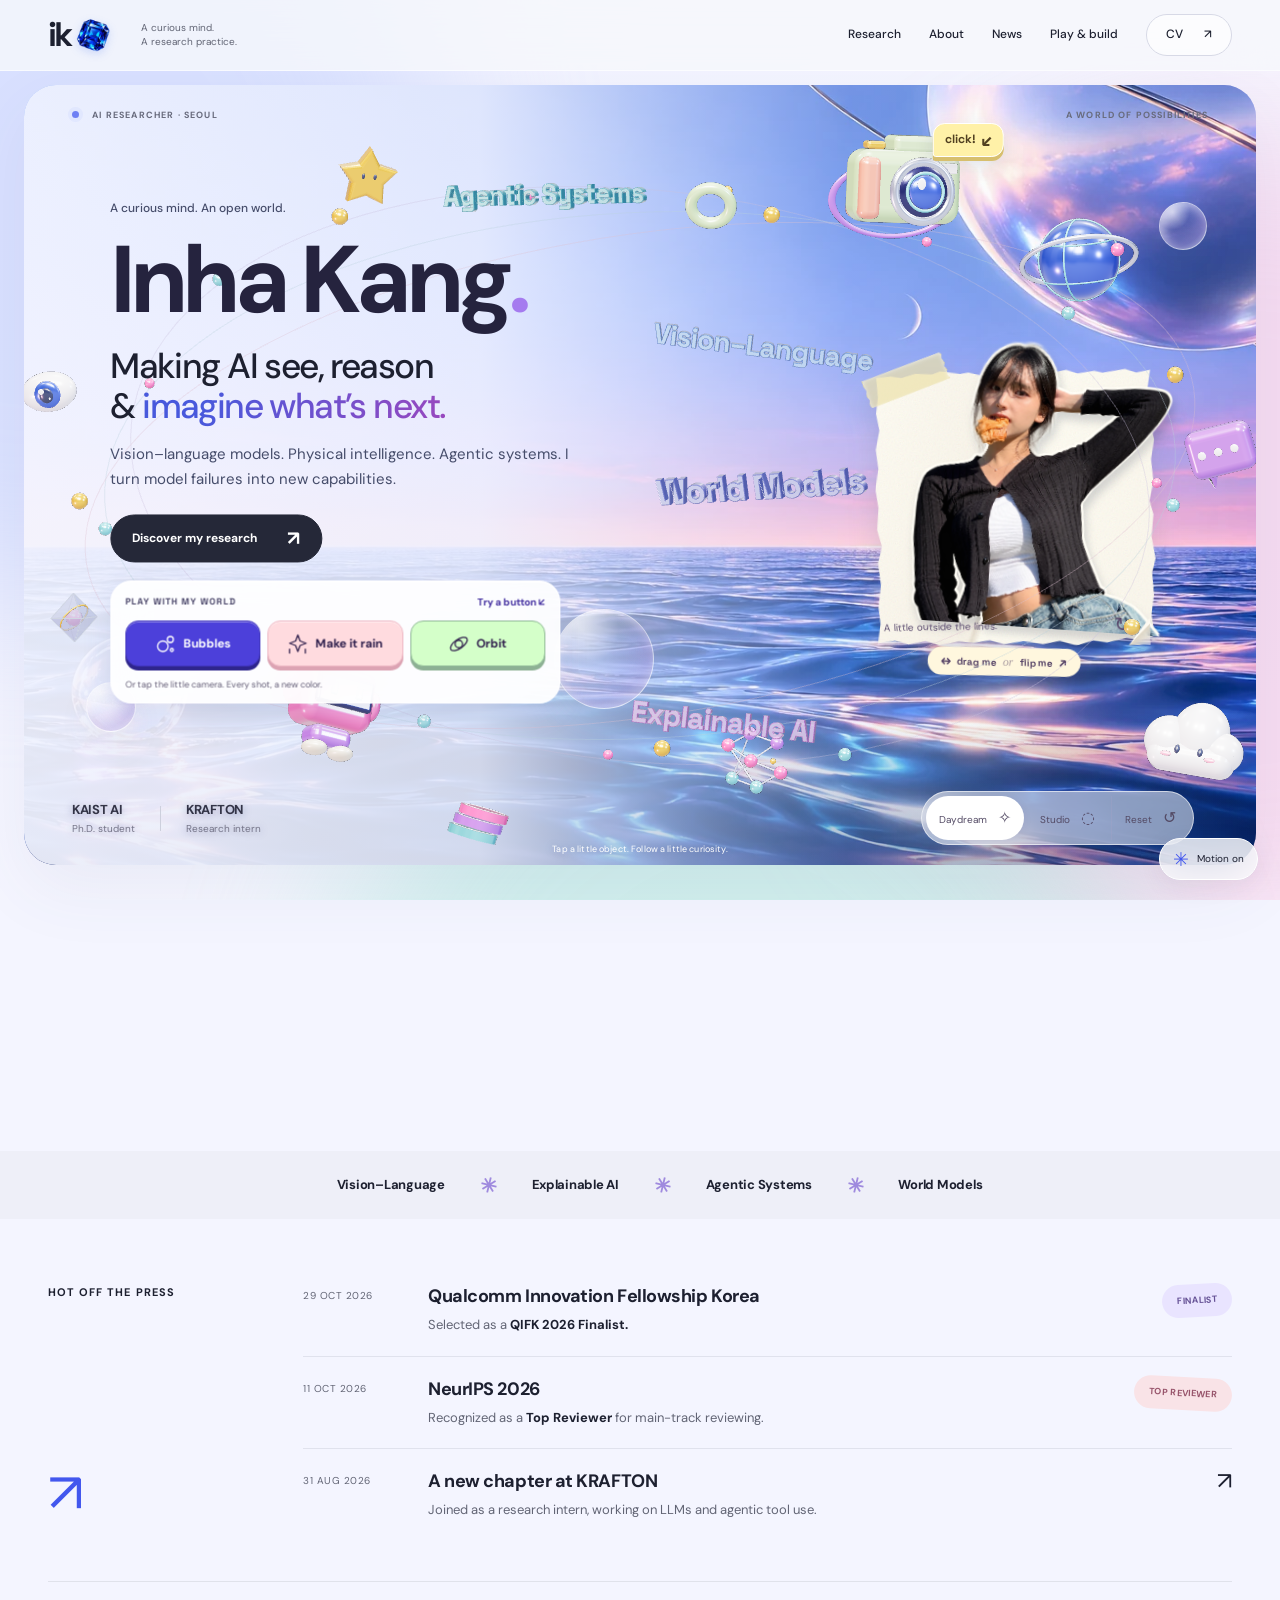
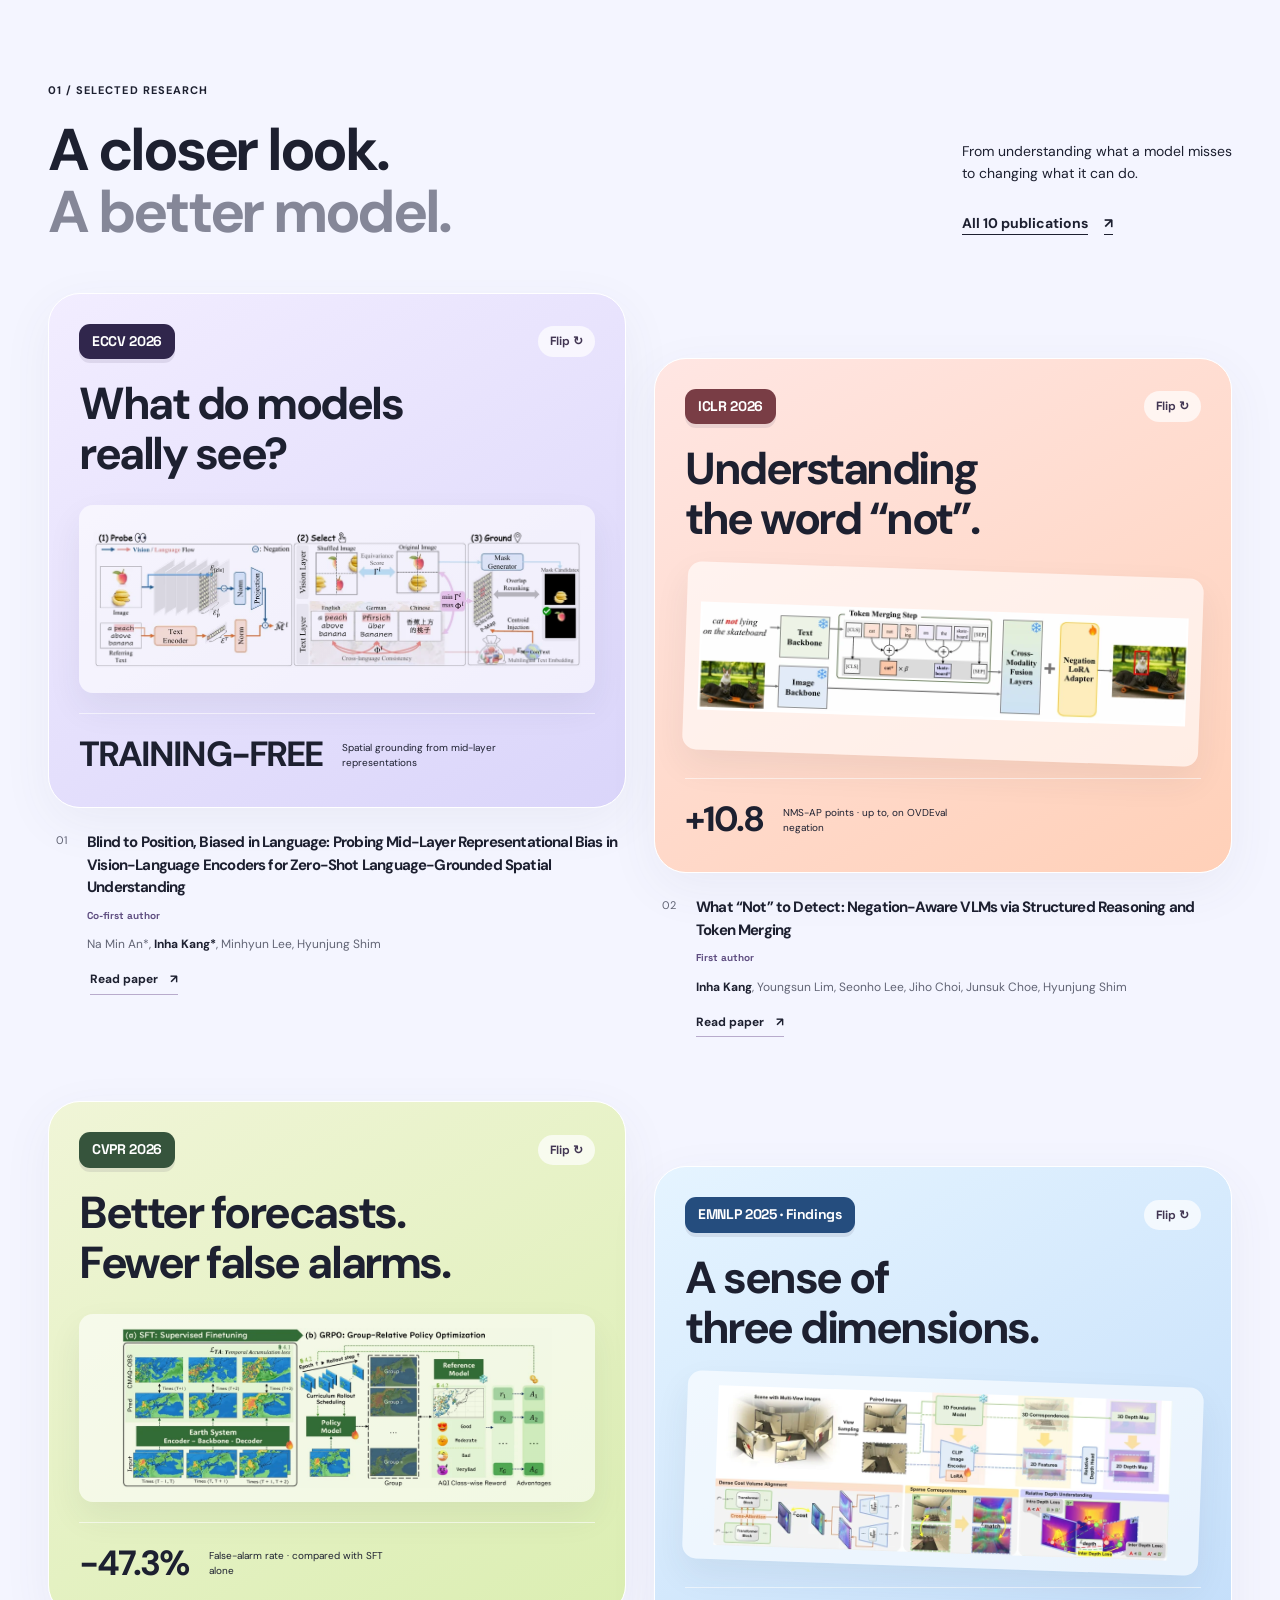
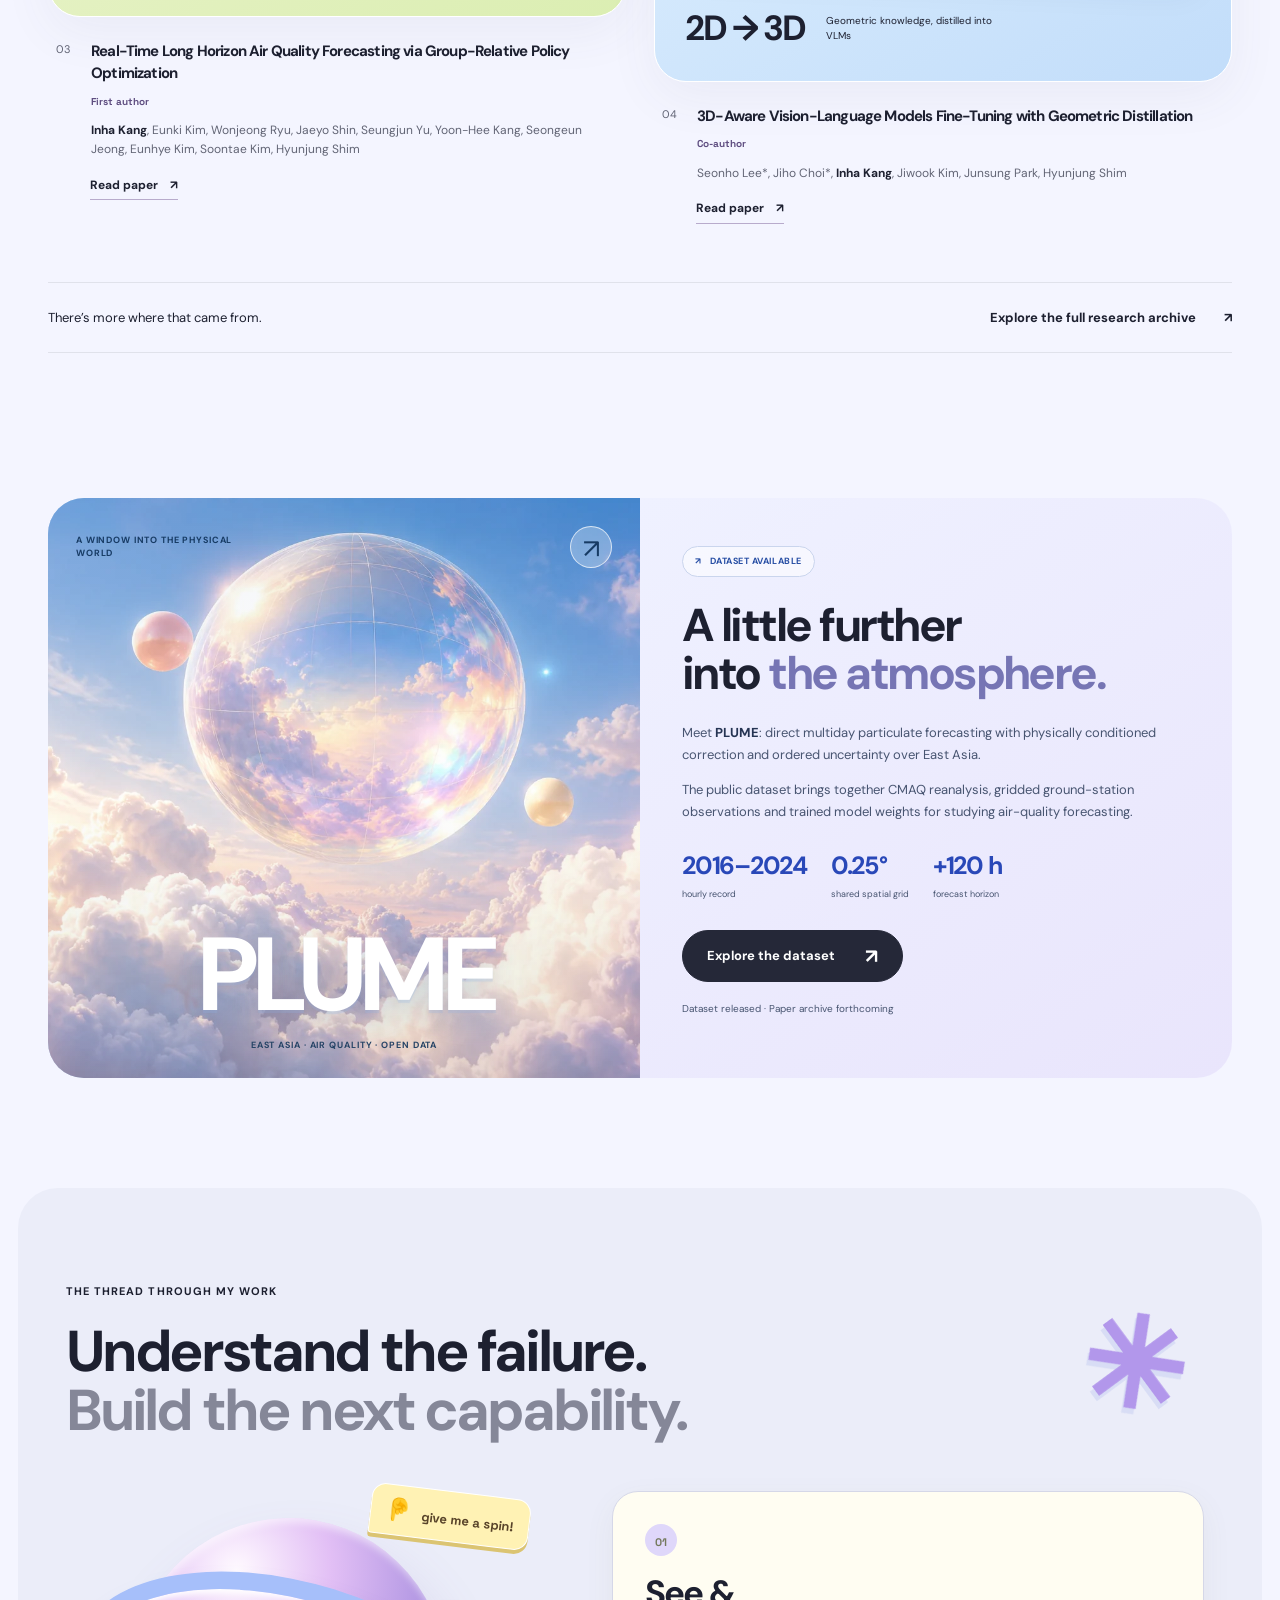
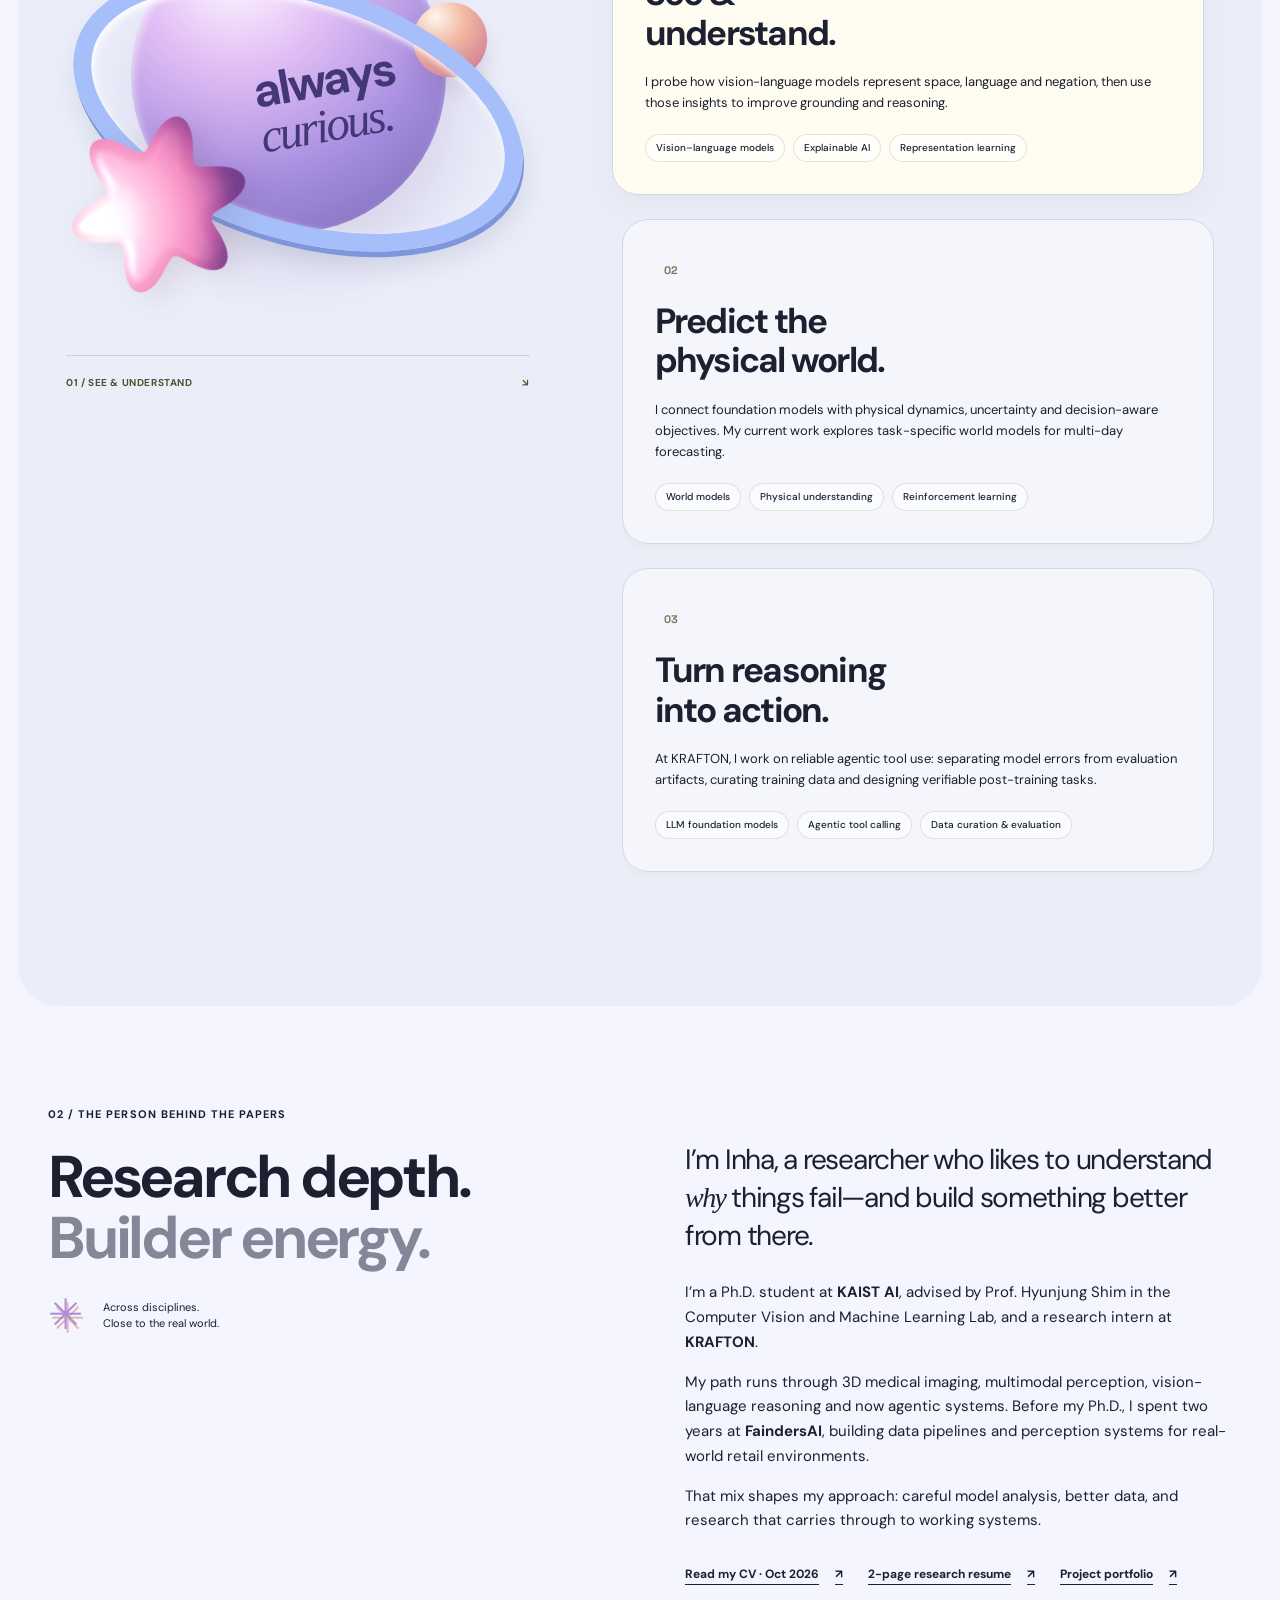
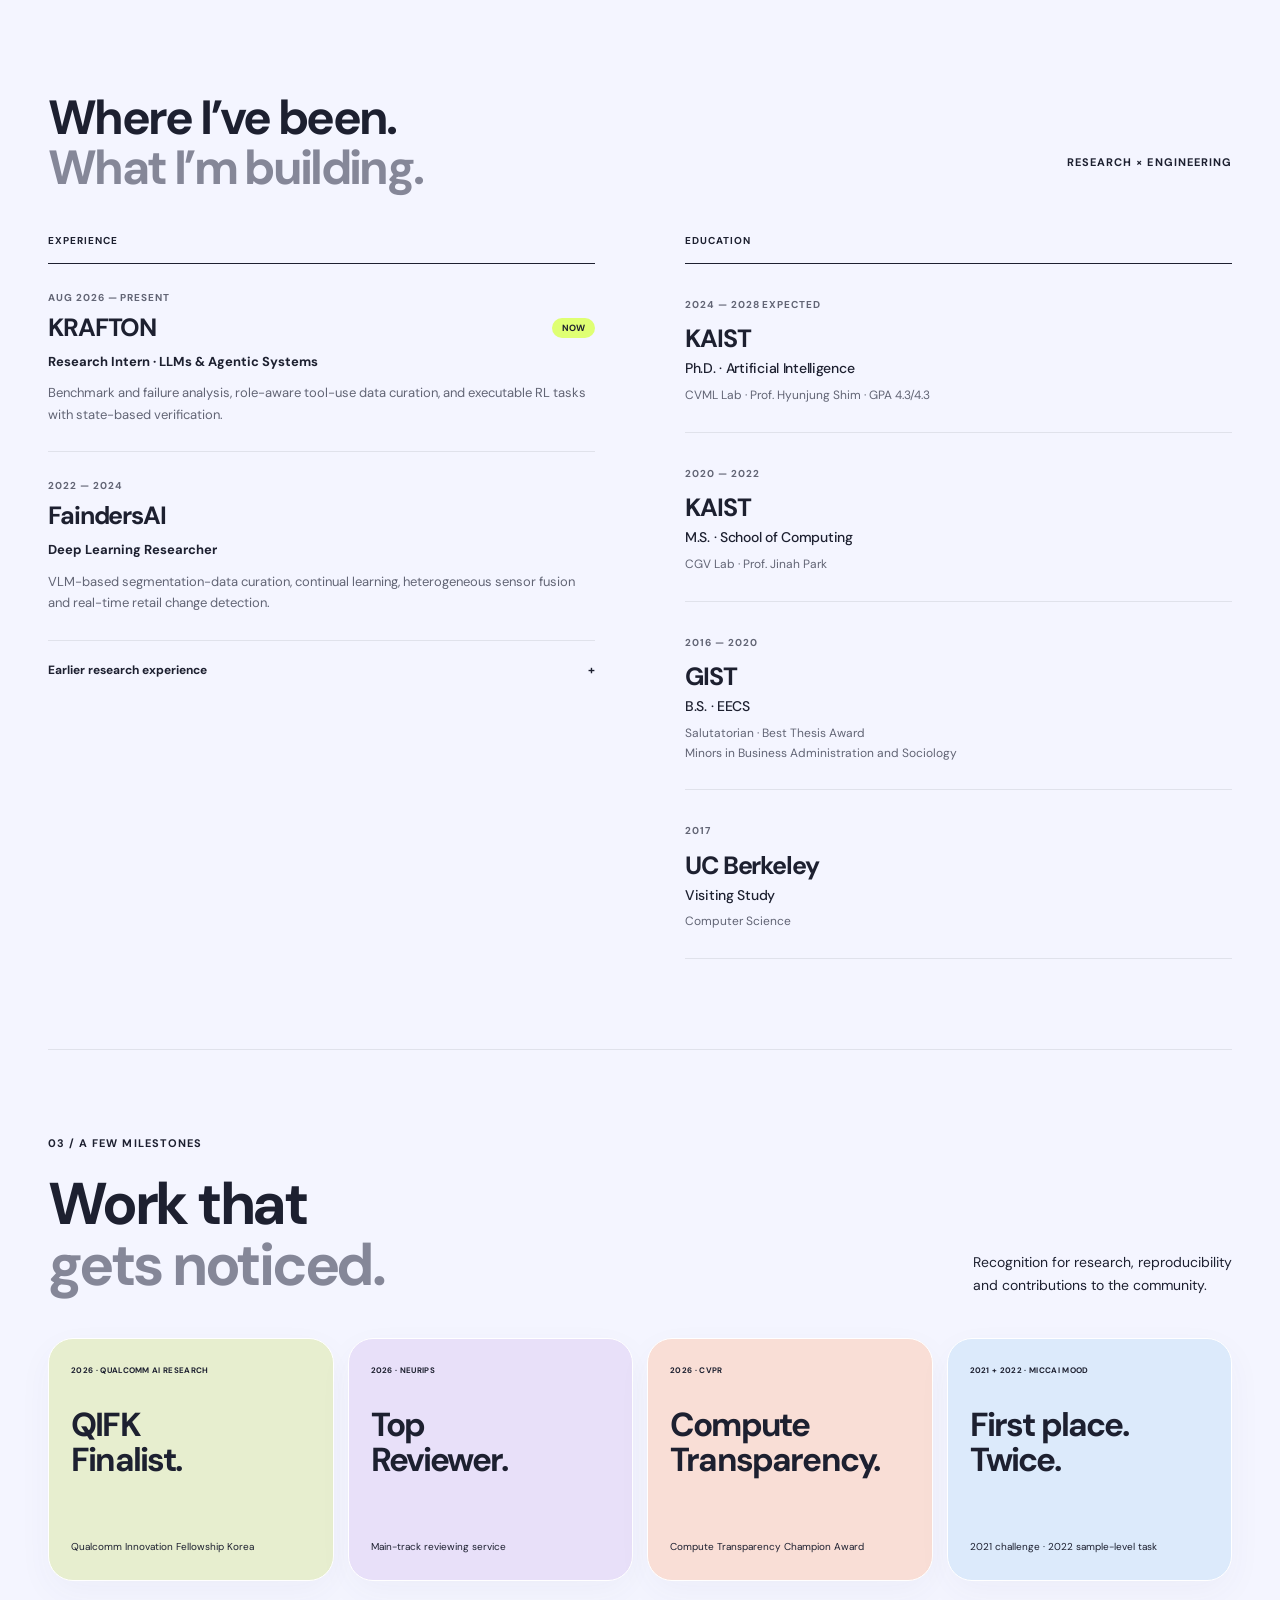
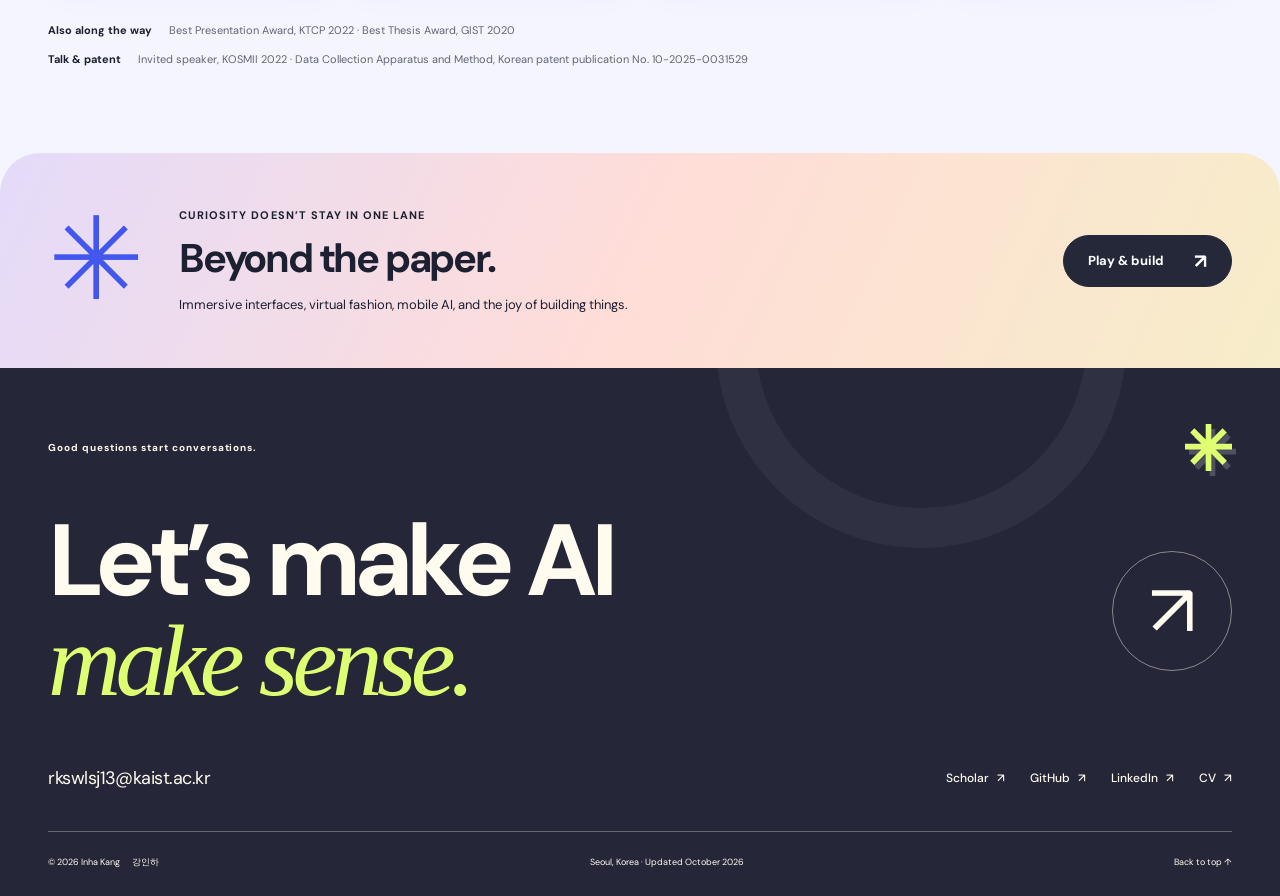
<file: index.html>
<!doctype html>
<html lang="en">
  <head>
    <meta charset="utf-8" />
    <meta name="viewport" content="width=device-width, initial-scale=1" />
    <title>Inha Kang — AI Researcher</title>
    <meta
      name="description"
      content="Inha Kang: KAIST AI Ph.D. student and KRAFTON research intern. Vision-language models, explainable AI, physical understanding and agentic systems."
    />
    <meta name="theme-color" content="#f7f8fc" />
    <link rel="canonical" href="https://2na-97.github.io/" />
    <meta property="og:type" content="website" />
    <meta property="og:title" content="Inha Kang — AI Researcher" />
    <meta
      property="og:description"
      content="Inha Kang: KAIST AI Ph.D. student and KRAFTON research intern. Vision-language models, explainable AI, physical understanding and agentic systems."
    />
    <meta property="og:url" content="https://2na-97.github.io/" />
    <meta
      property="og:image"
      content="https://2na-97.github.io/assets/img/social-preview.png"
    />
    <meta property="og:image:width" content="1200" />
    <meta property="og:image:height" content="630" />
    <meta
      property="og:image:alt"
      content="Inha Kang — AI researcher at KAIST and research intern at KRAFTON. Vision, language, and what comes next."
    />
    <meta name="twitter:card" content="summary_large_image" />
    <link
      rel="icon"
      href="assets/img/favicon-sapphire.png"
      type="image/png"
      sizes="64x64"
    />
    <link
      rel="preload"
      href="assets/fonts/space-grotesk-700.ttf"
      as="font"
      type="font/ttf"
      crossorigin
    />
    <link rel="stylesheet" href="assets/css/style.css" />
    <link rel="stylesheet" href="assets/css/motion.css" />
    <script src="assets/js/site.js" defer></script>
    <script src="assets/js/motion.js" defer></script>
    <script src="assets/js/type-play.js" defer></script>
    <script src="assets/js/paper-flip.js" defer></script>
    <script src="assets/js/planet-play.js" defer></script>
    <link rel="stylesheet" href="assets/css/experience.css" />
    <link rel="stylesheet" href="assets/css/playground.css" />
    <link rel="stylesheet" href="assets/css/glass-words.css" />
    <link rel="stylesheet" href="assets/css/papers.css" />
    <script type="module" src="assets/js/lab-scene.js"></script>
    <script src="assets/js/wonder.js" defer></script>
  </head>
  <body>
    <div class="page-atmosphere" aria-hidden="true"><i></i><i></i><i></i></div>
    <div class="reading-progress" aria-hidden="true"></div>
    <button
      class="motion-toggle"
      type="button"
      aria-pressed="true"
      aria-label="Pause animations"
      hidden
    >
      <span class="motion-toggle-icon" aria-hidden="true">✳</span
      ><span data-motion-label>Motion on</span>
    </button>
    <a class="skip-link" href="#main-content">Skip to content</a>
    <header class="site-header">
      <div class="nav-shell wrap">
        <a class="brand" href="index.html" aria-label="Inha Kang, home"
          >ik<img
            class="brand-gem"
            src="assets/img/brand-sapphire.webp"
            alt=""
            width="34"
            height="34"
        /></a>
        <span class="nav-note"
          >A curious mind.<br />
          A research practice.</span
        >
        <button
          class="nav-toggle"
          aria-expanded="false"
          aria-controls="site-nav"
          hidden
        >
          Menu <span aria-hidden="true">+</span>
        </button>
        <nav id="site-nav" class="site-nav" aria-label="Main navigation">
          <a href="index.html#research">Research</a
          ><a href="index.html#about">About</a><a href="index.html#news">News</a
          ><a href="projects.html">Play &amp; build</a>
          <a
            class="nav-cv"
            href="assets/files/Inha_Kang_CV_20261030.pdf"
            target="_blank"
            rel="noopener noreferrer"
            >CV <span aria-hidden="true">↗</span></a
          >
        </nav>
      </div>
    </header>
    <main id="main-content">
      <div id="top"></div>
      <section class="hero-showcase" aria-labelledby="hero-title">
        <div class="showcase-stage">
          <div
            class="curiosity-world hero-world"
            data-scroll-scene
            data-world="daydream"
          >
            <img
              class="world-landscape"
              src="assets/img/curiosity-ocean-orbit.webp"
              alt=""
              width="1536"
              height="1024"
              loading="eager"
            />
            <div class="world-wash" aria-hidden="true"></div>
            <div class="world-orbs" aria-hidden="true">
              <i></i><i></i><i></i>
            </div>
            <div class="world-photo-anchor">
              <button
                class="world-photo"
                type="button"
                aria-pressed="false"
                aria-label="Flip Inha’s photo"
                aria-describedby="paper-help"
                disabled
              >
                <span class="photo-face photo-front">
                  <span class="paper-fibers" aria-hidden="true"></span>
                  <span class="paper-tape" aria-hidden="true"></span>
                  <img
                    src="assets/img/inha-cutout.webp"
                    alt="Inha Kang, cut out from her original outdoor photograph"
                    width="1254"
                    height="1254"
                    loading="eager"
                    draggable="false"
                  />
                  <span class="paper-corner" aria-hidden="true"></span>
                  <span class="photo-caption"
                    >A little outside the lines.
                    <b aria-hidden="true">↻</b></span
                  >
                </span>
                <span class="photo-face photo-back" aria-hidden="true">
                  <span class="postcard-stamp" aria-hidden="true">✳</span>
                  <span class="eyebrow">A NOTE FROM INHA</span>
                  <strong
                    >Curiosity is<br />the common<br /><em>thread.</em></strong
                  >
                  <span
                    >From pixels and language<br />to the physical world.</span
                  >
                  <span class="postcard-signature">Keep wondering. ↻</span>
                </span>
              </button>
              <span class="paper-hint" aria-hidden="true"
                ><b>↔</b> drag me <i>or</i> flip me <b>↗</b></span
              >
              <p id="paper-help" class="paper-help">
                Drag the paper, or use arrow keys to move it. Press Enter to
                turn it over, and Home to reset its position.
              </p>
            </div>
            <div class="world-footer">
              <p>Real photograph · Ocean / Orbit</p>
              <div
                class="world-switch"
                role="group"
                aria-label="Choose the portrait setting"
                hidden
              >
                <button
                  type="button"
                  data-setting="daydream"
                  aria-pressed="true"
                >
                  Daydream <span aria-hidden="true">✧</span>
                </button>
                <button
                  type="button"
                  data-setting="studio"
                  aria-pressed="false"
                >
                  Studio <span aria-hidden="true">◌</span>
                </button>
                <button
                  type="button"
                  class="paper-reset"
                  aria-label="Reset the paper collage"
                >
                  Reset <span aria-hidden="true">↺</span>
                </button>
              </div>
            </div>
          </div>

          <div class="showcase-aurora" aria-hidden="true"></div>
          <div class="research-universe" aria-hidden="true">
            <div class="scene-fallback">
              <span class="fallback-orb"></span
              ><span class="fallback-ring"></span>
              <img
                src="assets/img/puff-flower.svg"
                alt=""
                width="300"
                height="300"
              />
            </div>
            <canvas class="universe-canvas"></canvas>
          </div>
          <button
            class="camera-invite"
            type="button"
            aria-label="Take a bubble photo"
            hidden
          >
            <span>click!</span><b aria-hidden="true">↙</b>
          </button>
          <nav
            class="interest-constellation"
            aria-label="Floating research interests"
          >
            <a class="interest-token token-vision" href="#directions"
              ><span class="token-label">Vision–Language</span></a
            >
            <a class="interest-token token-world" href="#directions"
              ><span class="token-label">World Models</span></a
            >
            <a class="interest-token token-agent" href="#directions"
              ><span class="token-label">Agentic Systems</span></a
            >
            <a class="interest-token token-explain" href="#directions"
              ><span class="token-label">Explainable AI</span></a
            >
          </nav>
          <div class="showcase-topline wrap">
            <p class="eyebrow">
              <span class="status-dot"></span> AI RESEARCHER · SEOUL
            </p>
            <span class="edition">A WORLD OF POSSIBILITIES</span>
          </div>
          <div class="showcase-copy">
            <p class="showcase-kicker">A curious mind. An open world.</p>
            <h1 id="hero-title" data-proximity>
              Inha Kang<span class="title-dot">.</span>
            </h1>
            <p class="showcase-statement">
              Making AI see, reason<br />&amp; <span>imagine what’s next.</span>
            </p>
            <p class="showcase-intro">
              Vision–language models. Physical intelligence. Agentic systems.<br />
              I turn model failures into new capabilities.
            </p>
            <div class="showcase-actions">
              <a class="button dark" href="#research"
                >Discover my research <span aria-hidden="true">↗</span></a
              >
            </div>
            <div class="play-dock" hidden>
              <div class="play-dock-heading">
                <p>PLAY WITH MY WORLD</p>
                <span class="play-nudge"
                  >Try a button <b aria-hidden="true">↙</b></span
                >
              </div>
              <div
                class="scene-controls"
                role="group"
                aria-label="Play with the research universe"
              >
                <button class="snap-button" type="button" hidden>
                  <svg viewBox="0 0 28 28" aria-hidden="true">
                    <circle cx="10" cy="17" r="7" />
                    <circle cx="20" cy="8" r="4" />
                    <circle cx="22" cy="22" r="2" />
                  </svg>
                  <span>Bubbles</span>
                </button>
                <button class="rain-button" type="button" hidden>
                  <svg viewBox="0 0 28 28" aria-hidden="true">
                    <path d="m14 2 3 8 8 3-8 3-3 8-3-8-8-3 8-3Z" />
                    <path d="M3 21v5m21-5v5" />
                  </svg>
                  <span>Make it rain</span>
                </button>
                <button
                  class="orbit-button"
                  type="button"
                  aria-pressed="false"
                  hidden
                >
                  <svg viewBox="0 0 28 28" aria-hidden="true">
                    <circle cx="14" cy="14" r="5" />
                    <ellipse
                      cx="14"
                      cy="14"
                      rx="13"
                      ry="6"
                      transform="rotate(-35 14 14)"
                    />
                  </svg>
                  <span>Orbit</span>
                </button>
              </div>
              <p class="play-dock-note">
                Or tap the little camera. Every shot, a new color.
              </p>
            </div>
            <button class="bubble-clear" type="button" hidden>
              Pop all bubbles <span aria-hidden="true">✧</span>
            </button>
          </div>
          <div class="showcase-bottom wrap">
            <div class="affiliation-lockup">
              <span><strong>KAIST AI</strong>Ph.D. student</span><i></i
              ><span><strong>KRAFTON</strong>Research intern</span>
            </div>
            <a href="#news" class="discovery-cue"
              >Ideas in motion <span aria-hidden="true">↓</span></a
            >
          </div>
          <p class="scene-caption" role="status">
            A small universe of things I’m curious about.
          </p>
        </div>
      </section>
      <div class="keyword-band">
        <div class="wrap keyword-line">
          <a href="#directions">Vision–Language</a
          ><span aria-hidden="true">✳</span
          ><a href="#directions">Explainable AI</a
          ><span aria-hidden="true">✳</span
          ><a href="#directions">Agentic Systems</a
          ><span aria-hidden="true">✳</span
          ><a href="#directions">World Models</a>
        </div>
      </div>
      <section class="news-section wrap" id="news">
        <div class="section-label">
          <span class="eyebrow">HOT OFF THE PRESS</span
          ><span class="news-dot" aria-hidden="true">↗</span>
        </div>
        <div class="news-items">
          <article class="news-item">
            <time datetime="2026-10-29">29 OCT 2026</time>
            <div>
              <h2>Qualcomm Innovation Fellowship Korea</h2>
              <p>Selected as a <strong>QIFK 2026 Finalist.</strong></p>
            </div>
            <span class="news-badge">FINALIST</span>
          </article>
          <article class="news-item">
            <time datetime="2026-10-11">11 OCT 2026</time>
            <div>
              <h2>NeurIPS 2026</h2>
              <p>
                Recognized as a <strong>Top Reviewer</strong> for main-track
                reviewing.
              </p>
            </div>
            <span class="news-badge peach">TOP REVIEWER</span>
          </article>
          <article class="news-item">
            <time datetime="2026-08-31">31 AUG 2026</time>
            <div>
              <h2>A new chapter at KRAFTON</h2>
              <p>
                Joined as a research intern, working on LLMs and agentic tool
                use.
              </p>
            </div>
            <a
              class="news-link"
              href="#experience"
              aria-label="Read about my KRAFTON experience"
              >↗</a
            >
          </article>
        </div>
      </section>
      <section class="section wrap" id="research">
        <div class="section-heading">
          <div>
            <p class="eyebrow">01 / SELECTED RESEARCH</p>
            <h2>
              A closer look.<br />
              <em>A better model.</em>
            </h2>
          </div>
          <div class="section-aside">
            <p>
              From understanding what a model misses<br />
              to changing what it can do.
            </p>
            <a class="text-link" href="publications.html"
              >All 10 publications <span aria-hidden="true">↗</span></a
            >
          </div>
        </div>
        <div class="work-grid">
          <article class="work-card lilac">
            <div class="paper-flip">
              <div class="paper-turn">
                <div class="work-art paper-face paper-front">
                  <div class="work-art-top">
                    <span class="venue-badge">ECCV 2026</span
                    ><span class="flip-cue" aria-hidden="true">Flip ↻</span>
                  </div>
                  <h3>
                    What do models<br />
                    really see?
                  </h3>
                  <div class="paper-figure">
                    <img
                      src="assets/img/multilingual.webp"
                      alt="Research overview: Blind to Position, Biased in Language: Probing Mid-Layer Representational Bias in Vision-Language Encoders for Zero-Shot Language-Grounded Spatial Understanding"
                      width="1000"
                      height="380"
                      loading="lazy"
                    />
                  </div>
                  <div class="work-art-bottom">
                    <strong>TRAINING-FREE</strong
                    ><span
                      >Spatial grounding from mid-layer representations</span
                    >
                  </div>
                </div>
                <div
                  class="work-art paper-face paper-back"
                  id="paper-insight-1"
                  aria-hidden="true"
                >
                  <div class="work-art-top">
                    <span class="venue-badge">ECCV 2026</span
                    ><span class="flip-cue" aria-hidden="true">Back ↶</span>
                  </div>
                  <h3>Look inside.<br /><em>Localize better.</em></h3>
                  <ol class="insight-points">
                    <li>
                      <span class="insight-label">THE INSIGHT</span>
                      <p>
                        Final-layer alignment weakens
                        <strong>position cues</strong> and preserves
                        <strong>language-dependent bias</strong>.
                      </p>
                    </li>
                    <li>
                      <span class="insight-label">THE METHOD</span>
                      <p>
                        Reuse <strong>mid-layer spatial maps</strong> for
                        zero-shot grounding, without task-specific training.
                      </p>
                    </li>
                    <li>
                      <span class="insight-label">THE CONTRIBUTION</span>
                      <p>
                        Connect layer-wise probing to better localization;
                        mixed-language features offer another path to improved
                        grounding.
                      </p>
                    </li>
                  </ol>
                  <div class="insight-result">
                    <strong>+1–7</strong
                    ><span>mIoU across nine RefCOCO benchmarks</span>
                  </div>
                </div>
              </div>
              <button
                class="paper-flip-toggle"
                type="button"
                aria-expanded="false"
                aria-controls="paper-insight-1"
                aria-label="Flip ECCV 2026 card to read contributions"
                hidden
              ></button>
            </div>
            <div class="work-caption">
              <span class="work-number">01</span>
              <div>
                <h3 class="work-title">
                  Blind to Position, Biased in Language: Probing Mid-Layer
                  Representational Bias in Vision-Language Encoders for
                  Zero-Shot Language-Grounded Spatial Understanding
                </h3>
                <p class="paper-role">Co-first author</p>
                <p class="authors">
                  Na Min An*, <strong>Inha Kang*</strong>, Minhyun Lee, Hyunjung
                  Shim
                </p>
              </div>
            </div>
            <a
              class="paper-source"
              href="https://arxiv.org/abs/2509.23098"
              target="_blank"
              rel="noopener noreferrer"
              >Read paper <span aria-hidden="true">↗</span></a
            >
          </article>
          <article class="work-card peach">
            <div class="paper-flip">
              <div class="paper-turn">
                <div class="work-art paper-face paper-front">
                  <div class="work-art-top">
                    <span class="venue-badge">ICLR 2026</span
                    ><span class="flip-cue" aria-hidden="true">Flip ↻</span>
                  </div>
                  <h3>
                    Understanding<br />
                    the word “not”.
                  </h3>
                  <div class="paper-figure">
                    <img
                      src="assets/img/negationVLM.webp"
                      alt="Research overview: What “Not” to Detect: Negation-Aware VLMs via Structured Reasoning and Token Merging"
                      width="1000"
                      height="380"
                      loading="lazy"
                    />
                  </div>
                  <div class="work-art-bottom">
                    <strong>+10.8</strong
                    ><span>NMS-AP points · up to, on OVDEval negation</span>
                  </div>
                </div>
                <div
                  class="work-art paper-face paper-back"
                  id="paper-insight-2"
                  aria-hidden="true"
                >
                  <div class="work-art-top">
                    <span class="venue-badge">ICLR 2026</span
                    ><span class="flip-cue" aria-hidden="true">Back ↶</span>
                  </div>
                  <h3>Give “not”<br /><em>its meaning back.</em></h3>
                  <ol class="insight-points">
                    <li>
                      <span class="insight-label">THE DATA</span>
                      <p>
                        <strong>CoVAND</strong> builds instance-grounded
                        negation examples through a structured reasoning and VQA
                        pipeline.
                      </p>
                    </li>
                    <li>
                      <span class="insight-label">THE METHOD</span>
                      <p>
                        <strong>NegToMe</strong> merges negation and attributes
                        into coherent tokens; targeted
                        <strong>LoRA</strong> adapts the model efficiently.
                      </p>
                    </li>
                    <li>
                      <span class="insight-label">THE CONTRIBUTION</span>
                      <p>
                        Address affirmative bias at both the
                        <strong>data</strong> and
                        <strong>representation</strong> levels to reduce false
                        positives.
                      </p>
                    </li>
                  </ol>
                  <div class="insight-result">
                    <strong>+10.8</strong
                    ><span>NMS-AP points, up to, on OVDEval negation</span>
                  </div>
                </div>
              </div>
              <button
                class="paper-flip-toggle"
                type="button"
                aria-expanded="false"
                aria-controls="paper-insight-2"
                aria-label="Flip ICLR 2026 card to read contributions"
                hidden
              ></button>
            </div>
            <div class="work-caption">
              <span class="work-number">02</span>
              <div>
                <h3 class="work-title">
                  What “Not” to Detect: Negation-Aware VLMs via Structured
                  Reasoning and Token Merging
                </h3>
                <p class="paper-role">First author</p>
                <p class="authors">
                  <strong>Inha Kang</strong>, Youngsun Lim, Seonho Lee, Jiho
                  Choi, Junsuk Choe, Hyunjung Shim
                </p>
              </div>
            </div>
            <a
              class="paper-source"
              href="https://arxiv.org/abs/2510.13232"
              target="_blank"
              rel="noopener noreferrer"
              >Read paper <span aria-hidden="true">↗</span></a
            >
          </article>
          <article class="work-card lime">
            <div class="paper-flip">
              <div class="paper-turn">
                <div class="work-art paper-face paper-front">
                  <div class="work-art-top">
                    <span class="venue-badge">CVPR 2026</span
                    ><span class="flip-cue" aria-hidden="true">Flip ↻</span>
                  </div>
                  <h3>
                    Better forecasts.<br />
                    Fewer false alarms.
                  </h3>
                  <div class="paper-figure">
                    <img
                      src="assets/img/finedust.webp"
                      alt="Research overview: Real-Time Long Horizon Air Quality Forecasting via Group-Relative Policy Optimization"
                      width="1000"
                      height="380"
                      loading="lazy"
                    />
                  </div>
                  <div class="work-art-bottom">
                    <strong>−47.3%</strong
                    ><span>False-alarm rate · compared with SFT alone</span>
                  </div>
                </div>
                <div
                  class="work-art paper-face paper-back"
                  id="paper-insight-3"
                  aria-hidden="true"
                >
                  <div class="work-art-top">
                    <span class="venue-badge">CVPR 2026</span
                    ><span class="flip-cue" aria-hidden="true">Back ↶</span>
                  </div>
                  <h3>Forecast for<br /><em>real decisions.</em></h3>
                  <ol class="insight-points">
                    <li>
                      <span class="insight-label">THE DATA</span>
                      <p>
                        An East Asia <strong>CMAQ-OBS dataset</strong> supports
                        real-time forecasts <strong>48–120 hours</strong> ahead.
                      </p>
                    </li>
                    <li>
                      <span class="insight-label">THE METHOD</span>
                      <p>
                        <strong>GRPO with class-wise rewards</strong> and
                        curriculum rollout aligns forecasts with asymmetric
                        warning costs.
                      </p>
                    </li>
                    <li>
                      <span class="insight-label">THE CONTRIBUTION</span>
                      <p>
                        Move beyond point-wise error to
                        <strong>operational reliability</strong>, while
                        maintaining competitive F1.
                      </p>
                    </li>
                  </ol>
                  <div class="insight-result">
                    <strong>−47.3%</strong
                    ><span>false-alarm rate versus the SFT-only baseline</span>
                  </div>
                </div>
              </div>
              <button
                class="paper-flip-toggle"
                type="button"
                aria-expanded="false"
                aria-controls="paper-insight-3"
                aria-label="Flip CVPR 2026 card to read contributions"
                hidden
              ></button>
            </div>
            <div class="work-caption">
              <span class="work-number">03</span>
              <div>
                <h3 class="work-title">
                  Real-Time Long Horizon Air Quality Forecasting via
                  Group-Relative Policy Optimization
                </h3>
                <p class="paper-role">First author</p>
                <p class="authors">
                  <strong>Inha Kang</strong>, Eunki Kim, Wonjeong Ryu, Jaeyo
                  Shin, Seungjun Yu, Yoon-Hee Kang, Seongeun Jeong, Eunhye Kim,
                  Soontae Kim, Hyunjung Shim
                </p>
              </div>
            </div>
            <a
              class="paper-source"
              href="https://arxiv.org/abs/2511.22169"
              target="_blank"
              rel="noopener noreferrer"
              >Read paper <span aria-hidden="true">↗</span></a
            >
          </article>
          <article class="work-card sky">
            <div class="paper-flip">
              <div class="paper-turn">
                <div class="work-art paper-face paper-front">
                  <div class="work-art-top">
                    <span class="venue-badge">EMNLP 2025 · Findings</span
                    ><span class="flip-cue" aria-hidden="true">Flip ↻</span>
                  </div>
                  <h3>
                    A sense of<br />
                    three dimensions.
                  </h3>
                  <div class="paper-figure">
                    <img
                      src="assets/img/3dvlm.webp"
                      alt="Research overview: 3D-Aware Vision-Language Models Fine-Tuning with Geometric Distillation"
                      width="1000"
                      height="380"
                      loading="lazy"
                    />
                  </div>
                  <div class="work-art-bottom">
                    <strong>2D → 3D</strong
                    ><span>Geometric knowledge, distilled into VLMs</span>
                  </div>
                </div>
                <div
                  class="work-art paper-face paper-back"
                  id="paper-insight-4"
                  aria-hidden="true"
                >
                  <div class="work-art-top">
                    <span class="venue-badge">EMNLP 2025 · Findings</span
                    ><span class="flip-cue" aria-hidden="true">Back ↶</span>
                  </div>
                  <h3>Teach geometry.<br /><em>Keep the architecture.</em></h3>
                  <ol class="insight-points">
                    <li>
                      <span class="insight-label">THE INSIGHT</span>
                      <p>
                        Image-text training alone leaves VLMs with limited
                        <strong>3D spatial understanding</strong>.
                      </p>
                    </li>
                    <li>
                      <span class="insight-label">THE METHOD</span>
                      <p>
                        Distill
                        <strong
                          >correspondences, relative depth and cost
                          volumes</strong
                        >
                        from pretrained 3D foundation models.
                      </p>
                    </li>
                    <li>
                      <span class="insight-label">THE CONTRIBUTION</span>
                      <p>
                        <strong>Annotation-free fine-tuning</strong> improves
                        spatial reasoning without changing the VLM architecture
                        or its image-text inputs.
                      </p>
                    </li>
                  </ol>
                  <div class="insight-result">
                    <strong>2D → 3D</strong
                    ><span>geometric knowledge transferred into VLMs</span>
                  </div>
                </div>
              </div>
              <button
                class="paper-flip-toggle"
                type="button"
                aria-expanded="false"
                aria-controls="paper-insight-4"
                aria-label="Flip EMNLP 2025 · Findings card to read contributions"
                hidden
              ></button>
            </div>
            <div class="work-caption">
              <span class="work-number">04</span>
              <div>
                <h3 class="work-title">
                  3D-Aware Vision-Language Models Fine-Tuning with Geometric
                  Distillation
                </h3>
                <p class="paper-role">Co-author</p>
                <p class="authors">
                  Seonho Lee*, Jiho Choi*, <strong>Inha Kang</strong>, Jiwook
                  Kim, Junsung Park, Hyunjung Shim
                </p>
              </div>
            </div>
            <a
              class="paper-source"
              href="https://arxiv.org/abs/2506.09883"
              target="_blank"
              rel="noopener noreferrer"
              >Read paper <span aria-hidden="true">↗</span></a
            >
          </article>
        </div>
        <a class="archive-link" href="publications.html"
          ><span>There’s more where that came from.</span
          ><strong
            >Explore the full research archive
            <span aria-hidden="true">↗</span></strong
          ></a
        >
      </section>
      <section
        class="plume-section wrap"
        id="plume"
        aria-labelledby="plume-title"
        data-scroll-scene
      >
        <div class="plume-art">
          <img
            class="plume-atmosphere"
            src="assets/img/plume-atmosphere.webp"
            width="1536"
            height="1024"
            alt=""
            loading="lazy"
          />
          <div class="plume-art-top">
            <span class="eyebrow">A WINDOW INTO THE PHYSICAL WORLD</span
            ><span class="plume-mini-orbit" aria-hidden="true">↗</span>
          </div>
          <span class="plume-word" aria-hidden="true">PLUME</span>
          <span class="plume-art-caption"
            >EAST ASIA · AIR QUALITY · OPEN DATA</span
          >
        </div>
        <div class="plume-copy">
          <span class="release-badge"
            ><span aria-hidden="true">↗</span> DATASET AVAILABLE</span
          >
          <h2 id="plume-title">
            A little further<br />into <em>the atmosphere.</em>
          </h2>
          <p>
            Meet <strong>PLUME</strong>: direct multiday particulate forecasting
            with physically conditioned correction and ordered uncertainty over
            East Asia.
          </p>
          <p>
            The public dataset brings together CMAQ reanalysis, gridded
            ground-station observations and trained model weights for studying
            air-quality forecasting.
          </p>
          <dl class="plume-facts">
            <div>
              <dt>2016–2024</dt>
              <dd>hourly record</dd>
            </div>
            <div>
              <dt>0.25°</dt>
              <dd>shared spatial grid</dd>
            </div>
            <div>
              <dt>+120 h</dt>
              <dd>forecast horizon</dd>
            </div>
          </dl>
          <a
            class="button dark"
            href="https://huggingface.co/datasets/2na-97/PLUME"
            target="_blank"
            rel="noopener noreferrer"
            >Explore the dataset <span aria-hidden="true">↗</span></a
          >
          <p class="release-note">
            Dataset released · Paper archive forthcoming
          </p>
        </div>
      </section>
      <section class="directions-section" id="directions" data-scroll-scene>
        <div class="wrap">
          <div class="section-heading">
            <div>
              <p class="eyebrow">THE THREAD THROUGH MY WORK</p>
              <h2>
                Understand the failure.<br />
                <em>Build the next capability.</em>
              </h2>
            </div>
            <span class="direction-spark" aria-hidden="true"
              ><svg
                viewBox="0 0 100 100"
                fill="currentColor"
                aria-hidden="true"
              >
                <path
                  d="M44 0h12v33L80 9l9 9-24 24h35v12H65l24 24-9 9-24-24v37H44V63L20 87l-9-9 24-24H0V42h35L11 18l9-9 24 24z"
                /></svg
            ></span>
          </div>
          <div class="directions-layout">
            <div class="thinking-sculpture">
              <div class="sculpture-stage" aria-hidden="true">
                <span class="sculpture-orbit"></span>
                <span class="sculpture-orb"></span>
                <img
                  class="sculpture-flower"
                  src="assets/img/puff-flower.svg"
                  width="300"
                  height="300"
                  alt=""
                  loading="lazy"
                />
                <span class="sculpture-satellite"></span>
                <span class="sculpture-label"
                  >always<br /><em>curious.</em></span
                >
              </div>
              <button
                class="planet-play"
                type="button"
                aria-label="Spin the research planet"
                hidden
              >
                <span class="planet-invitation"
                  ><b aria-hidden="true">☝</b> give me a spin!</span
                >
              </button>
              <div class="sculpture-steps">
                <span data-sculpture-label>01 / SEE &amp; UNDERSTAND</span
                ><span>↘</span>
              </div>
            </div>
            <div class="direction-list">
              <article class="direction">
                <span class="direction-number">01</span>
                <h3>
                  See &amp;<br />
                  understand.
                </h3>
                <div>
                  <p>
                    I probe how vision-language models represent space, language
                    and negation, then use those insights to improve grounding
                    and reasoning.
                  </p>
                  <ul class="tags">
                    <li>Vision–language models</li>
                    <li>Explainable AI</li>
                    <li>Representation learning</li>
                  </ul>
                </div>
              </article>
              <article class="direction">
                <span class="direction-number">02</span>
                <h3>
                  Predict the<br />
                  physical world.
                </h3>
                <div>
                  <p>
                    I connect foundation models with physical dynamics,
                    uncertainty and decision-aware objectives. My current work
                    explores task-specific world models for multi-day
                    forecasting.
                  </p>
                  <ul class="tags">
                    <li>World models</li>
                    <li>Physical understanding</li>
                    <li>Reinforcement learning</li>
                  </ul>
                </div>
              </article>
              <article class="direction">
                <span class="direction-number">03</span>
                <h3>
                  Turn reasoning<br />
                  into action.
                </h3>
                <div>
                  <p>
                    At KRAFTON, I work on reliable agentic tool use: separating
                    model errors from evaluation artifacts, curating training
                    data and designing verifiable post-training tasks.
                  </p>
                  <ul class="tags">
                    <li>LLM foundation models</li>
                    <li>Agentic tool calling</li>
                    <li>Data curation &amp; evaluation</li>
                  </ul>
                </div>
              </article>
            </div>
          </div>
        </div>
      </section>
      <section class="section wrap about-section" id="about">
        <div class="about-heading">
          <p class="eyebrow">02 / THE PERSON BEHIND THE PAPERS</p>
          <h2>
            Research depth.<br />
            <em>Builder energy.</em>
          </h2>
          <div class="about-note">
            <span aria-hidden="true">✳</span>
            <p>
              Across disciplines.<br />
              Close to the real world.
            </p>
          </div>
        </div>
        <div class="about-content">
          <p class="about-lead">
            I’m Inha, a researcher who likes to understand <em>why</em> things
            fail—and build something better from there.
          </p>
          <p>
            I’m a Ph.D. student at <strong>KAIST AI</strong>, advised by Prof.
            Hyunjung Shim in the Computer Vision and Machine Learning Lab, and a
            research intern at <strong>KRAFTON</strong>.
          </p>
          <p>
            My path runs through 3D medical imaging, multimodal perception,
            vision-language reasoning and now agentic systems. Before my Ph.D.,
            I spent two years at <strong>FaindersAI</strong>, building data
            pipelines and perception systems for real-world retail environments.
          </p>
          <p>
            That mix shapes my approach: careful model analysis, better data,
            and research that carries through to working systems.
          </p>
          <div class="about-links">
            <a
              class="text-link"
              href="assets/files/Inha_Kang_CV_20261030.pdf"
              target="_blank"
              rel="noopener noreferrer"
              >Read my CV · Oct 2026 <span aria-hidden="true">↗</span></a
            ><a
              class="text-link"
              href="assets/files/Inha_Kang_Research_Resume_20261030.pdf"
              target="_blank"
              rel="noopener noreferrer"
              >2-page research resume <span aria-hidden="true">↗</span></a
            ><a
              class="text-link"
              href="https://drive.google.com/file/d/10ShAh3M-BPV0rrOXE94NQod0BKUxyx11/view?usp=sharing"
              target="_blank"
              rel="noopener noreferrer"
              >Project portfolio <span aria-hidden="true">↗</span></a
            >
          </div>
        </div>
      </section>
      <section class="experience-section wrap" id="experience">
        <div class="section-heading compact">
          <h2>
            Where I’ve been.<br />
            <em>What I’m building.</em>
          </h2>
          <p class="eyebrow">RESEARCH × ENGINEERING</p>
        </div>
        <div class="experience-grid">
          <div>
            <h3 class="column-label">EXPERIENCE</h3>
            <article class="experience">
              <p class="meta">AUG 2026 — PRESENT</p>
              <div class="experience-title">
                <h4>KRAFTON</h4>
                <span class="current-tag">NOW</span>
              </div>
              <p class="role">Research Intern · LLMs &amp; Agentic Systems</p>
              <p>
                Benchmark and failure analysis, role-aware tool-use data
                curation, and executable RL tasks with state-based verification.
              </p>
            </article>
            <article class="experience">
              <p class="meta">2022 — 2024</p>
              <h4>FaindersAI</h4>
              <p class="role">Deep Learning Researcher</p>
              <p>
                VLM-based segmentation-data curation, continual learning,
                heterogeneous sensor fusion and real-time retail change
                detection.
              </p>
            </article>
            <details class="earlier-experience">
              <summary>
                Earlier research experience <span aria-hidden="true">+</span>
              </summary>
              <article class="experience">
                <p class="meta">2019 — 2020</p>
                <h4>Machine Learning and Vision Lab</h4>
                <p>
                  Research Intern · Long-tailed object detection for autonomous
                  driving.
                </p>
              </article>
              <article class="experience">
                <p class="meta">2017 — 2018</p>
                <h4>Aerospace Propulsion Lab</h4>
                <p>
                  Research Intern · Parallel computing and GPU acceleration.
                </p>
              </article>
            </details>
          </div>
          <div>
            <h3 class="column-label">EDUCATION</h3>
            <article class="education">
              <span class="meta">2024 — 2028 EXPECTED</span>
              <h4>KAIST <span>Ph.D. · Artificial Intelligence</span></h4>
              <p>CVML Lab · Prof. Hyunjung Shim · GPA 4.3/4.3</p>
            </article>
            <article class="education">
              <span class="meta">2020 — 2022</span>
              <h4>KAIST <span>M.S. · School of Computing</span></h4>
              <p>CGV Lab · Prof. Jinah Park</p>
            </article>
            <article class="education">
              <span class="meta">2016 — 2020</span>
              <h4>GIST <span>B.S. · EECS</span></h4>
              <p>
                Salutatorian · Best Thesis Award<br />
                Minors in Business Administration and Sociology
              </p>
            </article>
            <article class="education">
              <span class="meta">2017</span>
              <h4>UC Berkeley <span>Visiting Study</span></h4>
              <p>Computer Science</p>
            </article>
          </div>
        </div>
      </section>
      <section class="recognition-section wrap" id="recognition">
        <div class="section-heading compact">
          <div>
            <p class="eyebrow">03 / A FEW MILESTONES</p>
            <h2>
              Work that<br />
              <em>gets noticed.</em>
            </h2>
          </div>
          <p class="section-aside">
            Recognition for research, reproducibility<br />
            and contributions to the community.
          </p>
        </div>
        <div class="recognition-grid">
          <article class="recognition-card lime">
            <span class="meta">2026 · QUALCOMM AI RESEARCH</span>
            <h3>
              QIFK<br />
              <em>Finalist.</em>
            </h3>
            <p>Qualcomm Innovation Fellowship Korea</p>
          </article>
          <article class="recognition-card lilac">
            <span class="meta">2026 · NEURIPS</span>
            <h3>
              Top<br />
              <em>Reviewer.</em>
            </h3>
            <p>Main-track reviewing service</p>
          </article>
          <article class="recognition-card peach">
            <span class="meta">2026 · CVPR</span>
            <h3>
              Compute<br />
              <em>Transparency.</em>
            </h3>
            <p>Compute Transparency Champion Award</p>
          </article>
          <article class="recognition-card sky">
            <span class="meta">2021 + 2022 · MICCAI MOOD</span>
            <h3>
              First place.<br />
              <em>Twice.</em>
            </h3>
            <p>2021 challenge · 2022 sample-level task</p>
          </article>
        </div>
        <div class="other-recognition">
          <p>
            <strong>Also along the way</strong> Best Presentation Award, KTCP
            2022 · Best Thesis Award, GIST 2020
          </p>
          <p>
            <strong>Talk &amp; patent</strong> Invited speaker, KOSMII 2022 ·
            Data Collection Apparatus and Method, Korean patent publication No.
            10-2025-0031529
          </p>
        </div>
      </section>
      <section class="play-teaser">
        <div class="wrap">
          <span class="play-asterisk" aria-hidden="true">✳</span>
          <div>
            <p class="eyebrow">CURIOSITY DOESN’T STAY IN ONE LANE</p>
            <h2>Beyond the paper.</h2>
            <p>
              Immersive interfaces, virtual fashion, mobile AI, and the joy of
              building things.
            </p>
          </div>
          <a class="button dark" href="projects.html"
            >Play &amp; build <span aria-hidden="true">↗</span></a
          >
        </div>
      </section>
    </main>
    <footer class="site-footer" id="contact">
      <div class="wrap">
        <div class="footer-top">
          <p class="eyebrow">Good questions start conversations.</p>
          <span class="footer-spark"
            ><svg viewBox="0 0 100 100" fill="currentColor" aria-hidden="true">
              <path
                d="M44 0h12v33L80 9l9 9-24 24h35v12H65l24 24-9 9-24-24v37H44V63L20 87l-9-9 24-24H0V42h35L11 18l9-9 24 24z"
              /></svg
          ></span>
        </div>
        <div class="contact-line">
          <h2>
            Let’s make AI<br />
            <em>make sense.</em>
          </h2>
          <a
            class="contact-arrow"
            href="mailto:rkswlsj13@kaist.ac.kr"
            aria-label="Email Inha Kang"
            >↗</a
          >
        </div>
        <div class="footer-links">
          <a class="email-link" href="mailto:rkswlsj13@kaist.ac.kr"
            >rkswlsj13@kaist.ac.kr</a
          >
          <div>
            <a
              class="text-link"
              href="https://scholar.google.com/citations?user=sAYvnb8AAAAJ&amp;hl=en"
              target="_blank"
              rel="noopener noreferrer"
              >Scholar <span aria-hidden="true">↗</span></a
            ><a
              class="text-link"
              href="https://github.com/2na-97"
              target="_blank"
              rel="noopener noreferrer"
              >GitHub <span aria-hidden="true">↗</span></a
            ><a
              class="text-link"
              href="https://www.linkedin.com/in/inha-kang-646742170/"
              target="_blank"
              rel="noopener noreferrer"
              >LinkedIn <span aria-hidden="true">↗</span></a
            ><a
              class="text-link"
              href="assets/files/Inha_Kang_CV_20261030.pdf"
              target="_blank"
              rel="noopener noreferrer"
              >CV <span aria-hidden="true">↗</span></a
            >
          </div>
        </div>
        <div class="footer-bottom">
          <span
            >© <span data-year>2026</span> Inha Kang
            <span lang="ko">강인하</span></span
          ><span>Seoul, Korea · Updated October 2026</span
          ><a href="#top">Back to top ↑</a>
        </div>
      </div>
    </footer>
  </body>
</html>
</file>
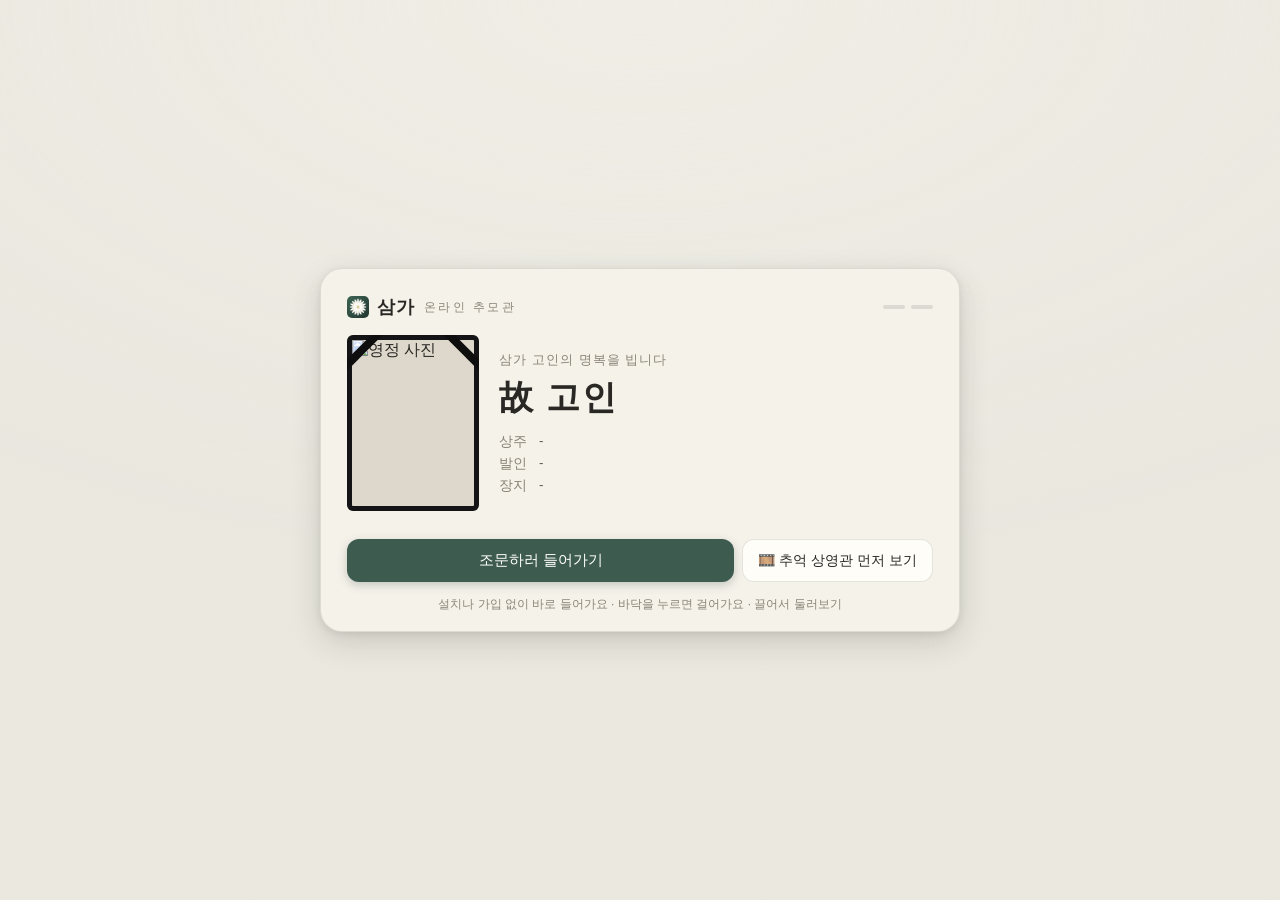
<file: samga/index.html>
<!doctype html>
<html lang="ko">
<head>
<meta charset="utf-8">
<meta name="viewport" content="width=device-width,initial-scale=1,viewport-fit=cover,maximum-scale=1">
<meta name="robots" content="noindex,nofollow">
<meta name="theme-color" content="#2f473e">
<title>삼가 · 온라인 추모관</title>
<meta name="description" content="링크 하나로 어디서든 조문하는 온라인 빈소. 함께 걸어 들어가 꽃을 놓고, 절하고, 마음을 남겨요.">
<meta property="og:type" content="website">
<meta property="og:site_name" content="삼가">
<meta property="og:locale" content="ko_KR">
<meta property="og:title" content="삼가 · 온라인 빈소에서 조문해 주세요">
<meta property="og:description" content="링크를 누르면 바로 빈소에 들어가 조문할 수 있어요. 설치도 가입도 필요 없어요.">
<meta property="og:image" content="https://2na-97.github.io/samga/icons/og.png">
<meta property="og:image:width" content="1200">
<meta property="og:image:height" content="630">
<meta name="twitter:card" content="summary_large_image">
<link rel="icon" href="./icons/favicon.svg" type="image/svg+xml">
<link rel="icon" href="./icons/favicon-32.png" sizes="32x32" type="image/png">
<link rel="apple-touch-icon" href="./icons/apple-touch-icon.png">
<link rel="manifest" href="./manifest.webmanifest">
<link rel="preconnect" href="https://fonts.googleapis.com">
<link rel="preconnect" href="https://fonts.gstatic.com" crossorigin>
<link href="https://fonts.googleapis.com/css2?family=Gowun+Batang:wght@400;700&family=Gowun+Dodum&family=Noto+Serif+KR:wght@600;700&family=Nanum+Brush+Script&family=Nanum+Pen+Script&display=swap" rel="stylesheet">
<link rel="stylesheet" href="./assets/samga-4FSHOF36.css">
</head>
<body>
<div id="stage" aria-hidden="true"></div>
<div id="labels" aria-hidden="true"></div>

<!-- 입장 ------------------------------------------------------------------>
<section id="entry" class="entry" aria-label="빈소 입장">
  <div class="entry-card">
    <header class="entry-head">
      <p class="brand"><img src="./icons/favicon.svg" alt="" width="22" height="22"> 삼가 <span>온라인 추모관</span></p>
      <div class="steps" aria-hidden="true"><i></i><i></i></div>
    </header>

    <div data-step="1">
      <div class="obit">
        <figure class="obit-photo"><img data-bind="portrait" alt="영정 사진"></figure>
        <div class="obit-text">
          <p class="obit-kicker">삼가 고인의 명복을 빕니다</p>
          <h1 data-bind="name">故 고인</h1>
          <p class="obit-dates" data-bind="dates"></p>
          <dl class="obit-meta">
            <div><dt>상주</dt><dd data-bind="mourners">-</dd></div>
            <div><dt>발인</dt><dd data-bind="departure">-</dd></div>
            <div><dt>장지</dt><dd data-bind="burial">-</dd></div>
          </dl>
        </div>
      </div>
      <p class="obit-greeting" data-bind="greeting"></p>
      <p class="theme-note" id="theme-note"></p>
      <div class="entry-actions">
        <button id="to-step2" class="btn-primary" type="button">조문하러 들어가기</button>
        <button id="btn-theater-entry" class="btn-ghost" type="button">🎞️ 추억 상영관 먼저 보기</button>
      </div>
      <button id="btn-host-entry" class="btn-link" type="button" hidden>상주이신가요? 상주로 입장하기</button>
    </div>

    <div data-step="2" hidden>
      <label class="field">
        <span>조문하시는 분</span>
        <input id="in-name" maxlength="16" placeholder="이름 (예: 김하늘)" autocomplete="name">
      </label>
      <fieldset class="field">
        <legend>상주와의 관계</legend>
        <div class="rel-step"><p class="rel-q"><b>①</b> 어느 상주를 아시나요?</p><div class="choice-row" id="entry-hosts"></div></div>
        <div class="rel-step" id="entry-relations-box" hidden><p class="rel-q"><b>②</b> <span id="rel-q"></span></p><div class="choice-row" id="entry-relations"></div><input id="entry-rel-other" class="rel-other" maxlength="16" placeholder="어떤 사이인지 적어 주세요 (예: 등산 모임, 대학원 선배)" hidden></div>
        <p class="tip">누구의 지인인지는 상주에게만 보이고, 다른 조문객에게는 보이지 않아요.</p>
      </fieldset>
      <fieldset class="field">
        <legend>어떤 예법으로 조문하시겠어요?</legend>
        <div class="choice-grid" id="rite-choices"></div>
      </fieldset>
      <div class="entry-actions">
        <button type="button" class="btn-ghost" data-back="1">이전</button>
        <button id="to-step3" class="btn-primary" type="button">빈소에 들어가기</button>
      </div>
    </div>

    <div data-step="3" hidden>
      <p class="step-title">나와 닮은 모습으로 꾸며 보세요</p>
      <div id="entry-look"></div>
      <div class="entry-actions">
        <button type="button" class="btn-ghost" data-back="2">이전</button>
        <button id="btn-enter" class="btn-primary" type="button">빈소에 들어가기</button>
      </div>
    </div>
    <p class="entry-hint">설치나 가입 없이 바로 들어가요 · 바닥을 누르면 걸어가요 · 끌어서 둘러보기</p>
  </div>
</section>

<!-- HUD ------------------------------------------------------------------>
<header id="hud" class="hud" hidden>
  <button class="obit-chip" id="chip-obit" type="button" aria-label="부고 다시 보기">
    <img data-bind="portrait" alt="">
    <span><strong data-bind="name">故 고인</strong><small data-bind="departure"></small></span>
  </button>
  <button type="button" id="btn-menu" class="tool menu-toggle" aria-expanded="false">☰ 메뉴</button>
  <div class="stats" id="stats" aria-live="polite"></div>
  <nav class="hud-tools" aria-label="빈소 메뉴">
    <button type="button" id="btn-menu-close" class="tool menu-close">▲ 접기</button>
    <button type="button" id="btn-guide" class="tool guest-only">조문 순서</button>
    <button type="button" id="btn-book" class="tool">방명록</button>
    <button type="button" id="btn-music" class="tool">🎵 음악</button>
    <button type="button" id="btn-look" class="tool">🧑 내 모습</button>
    <button type="button" id="btn-view" class="tool" title="시점 바꾸기 (V)">👁 1인칭</button>
    <button type="button" id="sound-chip" class="tool sound-chip" hidden>🔈 소리 켜기</button>
    <button type="button" id="btn-time" class="tool" title="낮 · 노을 · 밤">낮</button>
    <button type="button" id="btn-host" class="tool host-only">상주 패널</button>
    <button type="button" id="btn-help" class="tool" aria-label="조작 도움말">?</button>
  </nav>
</header>

<aside id="guide" class="guide" hidden aria-label="조문 순서 안내">
  <div class="guide-head">
    <strong id="guide-title">조문 순서</strong>
    <button type="button" class="x" id="guide-close" aria-label="닫기">×</button>
  </div>
  <ol id="guide-steps"></ol>
  <p class="guide-tip" id="guide-tip"></p>
</aside>

<div id="caption" class="caption" aria-live="polite"></div>
<div id="toast" class="toast" role="status" aria-live="polite" popover="manual"></div>

<footer id="bar" class="bar" hidden>
  <div id="emotes" class="emotes" hidden></div>
  <form id="talkbar" class="talkbar" hidden>
    <div class="quick" id="talk-quick"></div>
    <div class="talk-row"><input id="talk-input" maxlength="60" placeholder="말풍선으로 할 말 (T)" autocomplete="off"><button class="btn-primary">말하기</button><button type="button" class="btn-ghost" id="talk-close">닫기</button></div>
  </form>
  <div id="next-cta" class="next-cta" hidden>
    <button type="button" id="cta-next" class="cta-next"></button>
    <button type="button" id="cta-auto" class="cta-auto">🙏 한 번에 조문하기</button>
  </div>
  <button id="prompt" class="prompt" type="button" hidden></button>
  <div class="bar-row">
    <div class="actions" id="rite-actions" aria-label="예법 동작"></div>
    <span class="bar-sep" aria-hidden="true"></span>
    <div class="actions" id="common-actions" aria-label="빈소 동작"></div>
  </div>
</footer>

<div id="silence" class="silence" hidden>
  <div class="silence-ring"><svg viewBox="0 0 100 100"><circle cx="50" cy="50" r="46"/><circle id="silence-arc" cx="50" cy="50" r="46"/></svg><span id="silence-text">묵념</span></div>
  <p>고인을 생각하며 잠시 눈을 감아 주세요</p>
</div>

<section id="theater" class="theater" hidden aria-label="추억 상영관"></section>
<section id="bye" class="bye" hidden>
  <div class="bye-card">
    <img src="./icons/favicon.svg" alt="" width="56" height="56">
    <h2>조문해 주셔서 감사합니다</h2>
    <p id="bye-thanks"></p>
    <p class="tip">이제 이 창을 닫으셔도 돼요.</p>
    <button type="button" class="btn-ghost" id="bye-again">다시 들어가기</button>
  </div>
</section>

<!-- 방명록 -->
<dialog id="dlg-guestbook" class="sheet">
  <form method="dialog" class="sheet-body" id="form-guestbook">
    <h2>방명록</h2>
    <p class="sheet-sub">남겨 주신 이름마다 마당에 하얀 국화 한 송이가 피어납니다.</p>
    <label class="field"><span>이름</span><input name="name" maxlength="16" required></label>
    <fieldset class="field"><legend>상주와의 관계</legend>
      <div class="choice-row" id="gb-hosts"></div>
      <div class="choice-row" id="gb-relations"></div>
      <input name="relation" class="rel-other" maxlength="16" placeholder="어떤 사이인지 적어 주세요 (예: 등산 모임, 대학원 선배)" hidden>
    </fieldset>
    <label class="field"><span>남기실 말씀</span><textarea name="message" maxlength="300" rows="4" placeholder="고인께, 혹은 유가족께 전하고 싶은 마음을 적어 주세요."></textarea></label>
    <div class="quick" id="gb-quick"></div>
    <div class="sheet-actions"><button value="cancel" class="btn-ghost" formnovalidate>닫기</button><button value="ok" class="btn-primary">남기기</button></div>
  </form>
</dialog>

<dialog id="dlg-book" class="sheet wide">
  <div class="sheet-body">
    <h2>방명록</h2>
    <p class="sheet-sub" id="book-note"></p>
    <div class="choice-row" id="book-filter"></div>
    <div id="book-list" class="book-list"></div>
    <div class="sheet-actions"><button class="btn-ghost" data-close>닫기</button><button class="btn-primary" id="book-write">방명록 쓰기</button></div>
  </div>
</dialog>

<!-- 조의금 -->
<dialog id="dlg-condolence" class="sheet wide">
  <form method="dialog" class="sheet-body" id="form-condolence">
    <h2>조의금 전하기</h2>
    <div class="env-layout">
      <div class="envelope-wrap">
        <div class="envelope" id="envelope">
          <div class="env-front" id="env-front"></div>
          <div class="env-back" id="env-back"></div>
        </div>
        <button type="button" class="btn-link" id="env-flip">봉투 뒤집어 보기</button>
      </div>
      <div class="env-options" id="env-options">
        <div class="field"><span class="field-label">앞면 글씨</span><div class="choice-row" id="env-phrases"></div></div>
        <div hidden><div id="env-papers"></div><div id="env-seals"></div><div id="env-fonts"></div></div>
      </div>
    </div>
    <div class="two">
      <label class="field"><span>보내는 분 (봉투 뒷면)</span><input name="name" maxlength="20" required></label>
      <label class="field"><span>소속 (선택)</span><input name="affil" maxlength="30" placeholder="예: OO회사 마케팅팀"></label>
    </div>
    <fieldset class="field">
      <legend>금액</legend>
      <div class="choice-row" id="amounts"></div>
      <input name="amount" inputmode="numeric" placeholder="직접 입력 (원)" class="amount-input">
      <p class="tip">조의금은 3·5·7만 원처럼 홀수로 맞추는 풍습이 있어요. 마음이 가장 중요합니다.</p>
    </fieldset>
    <label class="field"><span>상주께 드리는 쪽지 (선택)</span><textarea name="note" rows="2" maxlength="120" placeholder="봉투 안에 짧은 쪽지를 함께 넣어요."></textarea></label>
    <div class="account" id="account-box"></div>
    <div class="pay-row" id="pay-row"></div>
    <p class="tip">송금을 마친 뒤 “봉투 넣기”를 누르면 상주 장부에 기록되고, 식당 식권을 드려요.</p>
    <div class="sheet-actions"><button value="cancel" class="btn-ghost" formnovalidate>닫기</button><button value="ok" class="btn-primary">봉투를 부의함에 넣기</button></div>
  </form>
</dialog>

<!-- 식권 -->
<dialog id="dlg-ticket" class="sheet small">
  <form method="dialog" class="sheet-body center">
    <div class="ticket">
      <span class="ticket-kicker">食券 · 식권</span>
      <strong id="ticket-name"></strong>
      <span>접객실 · 따뜻한 식사 1인</span>
      <em id="ticket-guest"></em>
    </div>
    <p class="sheet-sub">마음 전해 주셔서 감사합니다.<br>육개장 한 그릇 드시고 가세요.</p>
    <div class="sheet-actions"><button value="later" class="btn-ghost">나중에</button><button value="go" class="btn-primary">식당으로 가기</button></div>
  </form>
</dialog>

<dialog id="dlg-meal" class="sheet">
  <form method="dialog" class="sheet-body">
    <h2>식당 · 접객실</h2>
    <p id="meal-ticket" class="meal-ticket"></p>
    <div class="choice-grid meals" id="meal-choices"></div>
    <div class="sheet-actions"><button type="button" class="btn-ghost" id="meal-go-donation" hidden>부의함으로 가기</button><button value="cancel" class="btn-ghost">닫기</button></div>
  </form>
</dialog>

<dialog id="dlg-aftermeal" class="sheet small">
  <form method="dialog" class="sheet-body center">
    <p class="done-mark" aria-hidden="true">🍲</p>
    <h2>맛있게 드셨나요?</h2>
    <div class="aftermeal">
      <button value="more" class="btn-ghost">다른 메뉴 더 먹기</button>
      <button value="done" class="btn-primary">식사 마치기</button>
    </div>
  </form>
</dialog>

<!-- 등불 -->
<dialog id="dlg-lantern" class="sheet">
  <form method="dialog" class="sheet-body" id="form-lantern">
    <h2>마음 등불 띄우기</h2>
    <p class="sheet-sub">고인께 하고 싶었던 말을 적으면 등불이 되어 빈소 위 하늘에 머뭅니다.</p>
    <div class="field"><span class="field-label">한 마디 고르기 <small>누르면 바로 띄워져요</small></span><div class="quick presets" id="lantern-presets"></div></div>
    <label class="field"><span>직접 쓰기 (선택)</span><textarea name="text" maxlength="120" rows="2" placeholder="예: 할머니, 끓여 주시던 된장찌개가 그리워요."></textarea></label>
    <label class="field"><span>이름 (선택)</span><input name="name" maxlength="16"></label>
    <fieldset class="field"><legend>등불 빛깔</legend>
      <div class="choice-row" id="lantern-colors">
        <button type="button" class="swatch" data-color="warm" aria-pressed="true" style="--c:#ffd9a0">따스한 빛</button>
        <button type="button" class="swatch" data-color="white" aria-pressed="false" style="--c:#fff6e6">하얀 빛</button>
        <button type="button" class="swatch" data-color="lotus" aria-pressed="false" style="--c:#ffc4c8">연꽃 빛</button>
        <button type="button" class="swatch" data-color="sky" aria-pressed="false" style="--c:#cfe3ff">하늘 빛</button>
      </div>
    </fieldset>
    <div class="sheet-actions"><button value="cancel" class="btn-ghost" formnovalidate>닫기</button><button value="ok" class="btn-primary">띄우기</button></div>
  </form>
</dialog>

<!-- 근조화환 -->
<dialog id="dlg-wreath" class="sheet">
  <form method="dialog" class="sheet-body" id="form-wreath">
    <h2>근조화환 보내기</h2>
    <p class="sheet-sub">빈소 가는 길에 화환이 세워져요. 리본에 보내는 분과 문구가 쓰여요.</p>
    <div class="wreath-preview">
      <img id="wr-disc" alt="">
      <div class="ribbons"><span id="wr-left"></span><span id="wr-right"></span></div>
    </div>
    <label class="field"><span>보내는 분 (리본)</span><input name="from" maxlength="20" required placeholder="예: OO주식회사 임직원 일동"></label>
    <div class="field"><span class="field-label">리본 문구</span><div class="choice-row" id="wr-phrases"></div></div>
    <div class="field"><span class="field-label">꽃</span><div class="choice-row" id="wr-styles"></div></div>
    <div class="sheet-actions"><button value="cancel" class="btn-ghost" formnovalidate>닫기</button><button value="ok" class="btn-primary">화환 세우기</button></div>
  </form>
</dialog>

<!-- 상주 인사 -->
<dialog id="dlg-greet" class="sheet">
  <form method="dialog" class="sheet-body" id="form-greet">
    <h2>상주께 인사드리기</h2>
    <fieldset class="field"><legend>인사 방법</legend>
      <div class="choice-row" id="greet-ways">
        <button type="button" class="chip" data-way="bow" aria-pressed="true">맞절 (큰절)</button>
        <button type="button" class="chip" data-way="halfBow" aria-pressed="false">반절</button>
        <button type="button" class="chip" data-way="nod" aria-pressed="false">목례</button>
        <button type="button" class="chip" data-way="shake" aria-pressed="false">손 잡아 드리기</button>
      </div>
    </fieldset>
    <fieldset class="field"><legend>위로의 말</legend>
      <div class="quick" id="greet-words"></div>
      <input name="words" maxlength="60" placeholder="직접 쓰기">
    </fieldset>
    <p class="tip">상주에게는 말을 길게 하지 않는 것이 예의예요. 짧은 한마디면 충분합니다.</p>
    <div class="sheet-actions"><button value="cancel" class="btn-ghost" formnovalidate>닫기</button><button value="ok" class="btn-primary">인사드리기</button></div>
  </form>
</dialog>

<!-- 다른 조문객 -->
<dialog id="dlg-other" class="sheet small">
  <div class="sheet-body">
    <h2 id="other-name">조문객</h2>
    <div class="choice-grid acts" id="other-acts"></div>
    <div class="quick" id="other-words"></div>
    <div class="talk-row"><input id="other-say" maxlength="60" placeholder="건넬 말 (선택)"><button type="button" class="btn-ghost" id="other-send">말만 건네기</button></div>
    <div class="sheet-actions"><button class="btn-ghost" data-close>닫기</button></div>
  </div>
</dialog>

<!-- 안내 도우미 -->
<dialog id="dlg-tip" class="sheet small">
  <div class="sheet-body">
    <h2>안내 도우미의 한 마디</h2>
    <p class="tip-text" id="tip-text"></p>
    <div class="sheet-actions"><button class="btn-ghost" id="tip-next">다른 팁 듣기</button><button class="btn-ghost guest-only" id="tip-guide">조문 순서 보기</button><button class="btn-primary" data-close>고마워요</button></div>
  </div>
</dialog>

<!-- 음악 -->
<dialog id="dlg-music" class="sheet">
  <div class="sheet-body">
    <h2>배경 음악</h2>
    <p class="sheet-sub">잠시 쉬어 가기 좋은 소리를 골라 보세요. 모두 이 자리에서 직접 연주돼요.</p>
    <div class="choice-grid" id="music-list"></div>
    <label class="range"><span>음악</span><input type="range" id="vol-music" min="0" max="1" step="0.05"></label>
    <label class="range"><span>효과음</span><input type="range" id="vol-sfx" min="0" max="1" step="0.05"></label>
    <div class="sheet-actions"><button class="btn-primary" data-close>닫기</button></div>
  </div>
</dialog>

<!-- 내 모습 -->
<dialog id="dlg-look" class="sheet wide">
  <div class="sheet-body">
    <h2>내 모습 꾸미기</h2>
    <div id="look-body"></div>
    <div class="sheet-actions"><button class="btn-primary" data-close>다 됐어요</button></div>
  </div>
</dialog>

<!-- 보기 -->
<dialog id="dlg-view" class="sheet viewer">
  <div class="sheet-body">
    <div id="view-body"></div>
    <div class="sheet-actions"><button class="btn-primary" data-close>닫기</button></div>
  </div>
</dialog>

<dialog id="dlg-done" class="sheet">
  <div class="sheet-body center">
    <p class="done-mark" aria-hidden="true">🤍</p>
    <h2>조문을 마치셨습니다</h2>
    <p id="done-thanks" class="done-thanks"></p>
    <p class="sheet-sub" id="done-sign"></p>
    <div class="sheet-actions"><button class="btn-ghost" id="done-lantern" hidden>등불 띄우기</button><button class="btn-primary" data-close>빈소에 머무르기</button></div>
  </div>
</dialog>

<dialog id="dlg-pin" class="sheet small">
  <form method="dialog" class="sheet-body" id="form-pin">
    <h2>상주 입장</h2>
    <label class="field"><span>상주 PIN</span><input name="pin" inputmode="numeric" maxlength="12" autocomplete="off" required></label>
    <p class="tip" id="pin-tip"></p>
    <div class="sheet-actions"><button value="cancel" class="btn-ghost" formnovalidate>취소</button><button value="ok" class="btn-primary">입장</button></div>
  </form>
</dialog>

<!-- 상주 패널 -->
<dialog id="dlg-host" class="sheet wide host-panel">
  <div class="sheet-body">
    <h2>상주 패널 <small id="live-status">바꾸면 모든 조문객 화면에 바로 반영돼요</small></h2>
    <div class="tabs" role="tablist" id="host-tabs">
      <button role="tab" data-tab="info" aria-selected="true">고인 · 빈소</button>
      <button role="tab" data-tab="photos" aria-selected="false">사진 · 영상</button>
      <button role="tab" data-tab="look" aria-selected="false">상주 모습</button>
      <button role="tab" data-tab="words" aria-selected="false">인사말</button>
      <button role="tab" data-tab="music" aria-selected="false">음악</button>
      <button role="tab" data-tab="money" aria-selected="false">조의금 계좌</button>
      <button role="tab" data-tab="ledger" aria-selected="false">장부 · 방명록</button>
      <button role="tab" data-tab="publish" aria-selected="false">공개하기</button>
    </div>
    <form id="host-form" class="host-form" onsubmit="return false">
      <section data-panel="info">
        <div class="two">
          <label class="field"><span>고인 성함</span><input name="deceased.name"></label>
          <label class="field"><span>나이 (향년) <small>날짜를 넣으면 자동으로 계산돼요</small></span><input name="deceased.age" inputmode="numeric"></label>
        </div>
        <div class="two">
          <div class="field"><span class="field-label">태어나신 날</span><div class="ymd" data-ymd="deceased.birth"><input data-p="y" inputmode="numeric" maxlength="4" placeholder="년"><b>.</b><input data-p="m" inputmode="numeric" maxlength="2" placeholder="월"><b>.</b><input data-p="d" inputmode="numeric" maxlength="2" placeholder="일"><label class="cal" aria-label="달력에서 고르기">📅<input type="date" data-p="pick"></label></div></div>
          <div class="field"><span class="field-label">돌아가신 날</span><div class="ymd" data-ymd="deceased.death"><input data-p="y" inputmode="numeric" maxlength="4" placeholder="년"><b>.</b><input data-p="m" inputmode="numeric" maxlength="2" placeholder="월"><b>.</b><input data-p="d" inputmode="numeric" maxlength="2" placeholder="일"><label class="cal" aria-label="달력에서 고르기">📅<input type="date" data-p="pick"></label></div></div>
        </div>
        <div class="field"><span class="field-label">상주 · 유가족 <small>한 명씩 추가하면 빈소 상주 자리에 캐릭터가 한 명씩 서요</small></span>
          <div id="family-edit" class="family-edit"></div>
          <button type="button" class="btn-ghost" id="fam-add">＋ 유가족 추가</button>
        </div>
        <div class="field dep">
          <span class="field-label">발인 일시 <small>정하면 부고 글과 ‘발인까지 ○시간’ 카운트다운이 자동으로 만들어져요</small></span>
          <div class="dep-row"><div class="ymd" data-ymd="funeral.departureDay"><input data-p="y" inputmode="numeric" maxlength="4" placeholder="년"><b>.</b><input data-p="m" inputmode="numeric" maxlength="2" placeholder="월"><b>.</b><input data-p="d" inputmode="numeric" maxlength="2" placeholder="일"><label class="cal" aria-label="달력에서 고르기">📅<input type="date" data-p="pick"></label></div><input type="time" id="dep-time" step="600" value="07:00"></div>
          <p class="dep-preview">보이는 글: <b id="dep-preview">-</b></p>
        </div>
        <label class="field"><span>장지</span><input name="funeral.burial" placeholder="OO추모공원"></label>
        <label class="field"><span>고인의 종교 (제단 양식과 상주 동작)</span>
          <select name="religion">
            <option value="traditional">전통 (위패 · 향)</option>
            <option value="buddhist">불교 (연꽃)</option>
            <option value="christian">기독교 (십자가)</option>
            <option value="catholic">천주교 (십자가 · 촛불)</option>
            <option value="none">무교 (꽃 제단만)</option>
          </select>
        </label>
        <div class="field"><span class="field-label">빈소 공간 테마</span><div class="choice-grid" id="host-themes"></div></div>
        <label class="field"><span>빈소에서 보일 상주 이름</span><input name="hostName" maxlength="12"></label>
      </section>
      <section data-panel="photos" hidden>
        <div class="photo-edit">
          <figure class="obit-photo big"><img id="host-portrait" alt="영정 사진 미리보기"></figure>
          <div>
            <p class="field-label">영정 사진</p>
            <label class="btn-ghost file">사진 고르기<input type="file" id="file-portrait" accept="image/*" hidden></label>
            <p class="tip">세로 3:4로 가운데를 맞춰 잘라 넣습니다.</p>
            <button type="button" class="btn-ghost" id="host-preview-theater">🎞️ 상영관 미리보기</button>
          </div>
        </div>
        <p class="field-label">추억 사진 · 영상 <small>순서대로 상영되고, 사진은 빈소 벽에도 걸려요 (최대 24개)</small></p>
        <div class="gallery-edit" id="gallery-edit"></div>
        <div class="talk-row">
          <label class="btn-ghost file">사진 추가<input type="file" id="file-gallery" accept="image/*" multiple hidden></label>
          <input id="video-url" placeholder="영상 주소 (유튜브 링크 또는 mp4)">
          <button type="button" class="btn-ghost" id="add-video">영상 추가</button>
        </div>
      </section>
      <section data-panel="look" hidden>
        <p class="sheet-sub">상주의 모습과 상복을 골라 주세요. 빈소 상주 자리에 바로 반영돼요.</p>
        <div id="host-look"></div>
      </section>
      <section data-panel="words" hidden>
        <label class="field"><span>부고 인사말 (입장 화면)</span><textarea name="greeting" rows="4"></textarea></label>
        <label class="field"><span>답례 인사 (조문을 마친 분께)</span><textarea name="thanks" rows="3"></textarea></label>
      </section>
      <section data-panel="music" hidden>
        <p class="sheet-sub">조문객이 처음 들을 배경 음악이에요. 조문객은 각자 바꿀 수 있어요.</p>
        <div class="choice-row" id="host-bgms"></div>
        <label class="field"><span>고인이 좋아하던 노래 (음원 주소, 선택)</span><input name="customBgm" placeholder="https://…/song.mp3 또는 ./data/song.mp3"></label>
        <p class="tip">저작권이 있는 음원은 유가족이 사용 권리를 가진 경우에만 올려 주세요.</p>
      </section>
      <section data-panel="money" hidden>
        <p class="field-label">상주별 조의금 계좌 <small>조문객이 아는 상주를 골라 그 계좌로 보내요</small></p>
        <div id="accounts-edit" class="accounts-edit"></div>
        <label class="field"><span>카카오페이 송금 링크 (선택)</span><input name="kakaopayLink" placeholder="https://qr.kakaopay.com/..."></label>
        <label class="check"><input type="checkbox" name="toss"> 토스로 보내기 버튼 보이기 (휴대폰에서 토스 앱이 열려요)</label>
        <p class="tip">계좌 정보는 공개된 웹페이지에 실립니다. 공개하기 전에 꼭 확인해 주세요.</p>
      </section>
      <section data-panel="ledger" hidden>
        <div class="ledger-head"><strong>조문객별 방명록 · 조의금</strong><button type="button" class="btn-ghost" id="csv-people">CSV 받기</button></div>
        <div id="ledger-people" class="ledger-table"></div>
        <div class="ledger-head"><strong>조의금 기록</strong><button type="button" class="btn-ghost" id="csv-condolence">CSV 받기</button></div>
        <div id="ledger-money" class="ledger"></div>
        <div class="ledger-head"><strong>방명록</strong><button type="button" class="btn-ghost" id="csv-guestbook">CSV 받기</button></div>
        <div id="ledger-book" class="ledger"></div>
        <p class="tip" id="ledger-tip"></p>
      </section>
      <section data-panel="publish" hidden>
        <ol class="publish-steps">
          <li>여기서 꾸민 내용은 지금 <b>이 기기에만</b> 저장돼 있어요.</li>
          <li><button type="button" class="btn-primary" id="export-json">빈소 파일 내려받기</button></li>
          <li>받은 파일을 저장소의 <code>data/</code> 폴더에 넣고 배포하면 모든 조문객에게 보여요.</li>
          <li><button type="button" class="btn-primary" id="share-link">부고 보내기 (카카오톡 · 문자)</button> <button type="button" class="btn-ghost" id="copy-obit">부고 문구 복사</button> <button type="button" class="btn-ghost" id="copy-link">주소만 복사</button>
            <p class="field-label">보내질 부고 미리보기</p><pre class="obit-preview" id="obit-preview"></pre></li>
        </ol>
        <div class="links">
          <p class="field-label">조문객 링크 <small>부고와 함께 누구에게나 보내는 주소</small></p>
          <div class="talk-row"><input id="link-guest" readonly><button type="button" class="btn-ghost" data-copy="link-guest">복사</button></div>
          <p class="field-label">상주 전용 링크 <small>가족끼리만 나누세요. 이 링크로 들어오면 바로 상주로 입장해요</small></p>
          <div class="talk-row"><input id="link-host" readonly placeholder="새로 만들기를 눌러 주세요"><button type="button" class="btn-ghost" data-copy="link-host">복사</button><button type="button" class="btn-ghost" id="new-host-key">새로 만들기</button></div>
          <p class="tip">새로 만들면 예전 상주 링크는 빈소 파일을 다시 올린 뒤부터 열리지 않아요.</p>
        </div>
        <button type="button" class="btn-link danger" id="reset-draft">이 기기의 초안 지우기</button>
      </section>
    </form>
    <div class="sheet-actions"><button class="btn-ghost" id="host-thank">답례 인사하기</button><button class="btn-primary" data-close>닫기</button></div>
  </div>
</dialog>

<dialog id="dlg-onboard" class="sheet">
  <form method="dialog" class="sheet-body">
    <h2>조문 안내 <small>언제든 왼쪽 아래 📖 버튼으로 다시 볼 수 있어요</small></h2>
    <button type="button" class="ob-auto" id="ob-auto"><span>🙏 한 번에 조문하기</span><small>처음이시면 이걸 누르세요. 방명록 → 헌화 · 분향 · 절 → 상주와 맞절 → 조의금까지 순서대로 안내해 드려요</small></button>
    <p class="field-label">또는 한 단계씩 <small>누르면 그 단계로 바로 가요</small></p>
    <ol class="onboard-steps" id="onboard-steps"></ol>
    <p class="field-label">조작 방법</p>
    <ol class="onboard">
      <li><b>👆 걷기</b>화면에서 가고 싶은 곳을 누르면 걸어가요. 화면을 끌면 고개를 돌려요.</li>
      <li><b>✍️ 떠 있는 표시</b>방명록 · 제단 · 상주 · 부의함 위의 표시를 누르면 그 자리로 가서 바로 할 수 있어요. <em>반짝이는 표시</em>가 다음에 할 곳이에요.</li>
      <li><b>▶ 다음 할 일</b>아래 큰 버튼만 차례로 누르면 조문 순서대로 안내해 드려요.</li>
      <li><b>🙏 한 번에 조문하기</b>방명록 → 헌화 · 분향 · 술잔 · 절 두 번 → 상주와 맞절 → 조의금까지 순서대로 진행돼요.</li>
    </ol>
    <p class="tip">버튼의 작은 숫자는 조문 순서예요. 두 손가락을 벌리면 확대, 오므리면 축소예요. 끝까지 오므리면 3인칭이 돼요. 내 캐릭터는 위의 ‘내 모습’에서 언제든 꾸밀 수 있어요.</p>
    <div class="sheet-actions"><button value="ok" class="btn-primary">빈소로 돌아가기</button></div>
  </form>
</dialog>
<button type="button" id="btn-pause" class="pause-fab" hidden aria-label="멈추기">⏸<span>멈추기</span></button>
<button type="button" id="btn-leave" class="leave-fab" hidden aria-label="빈소에서 나가기">🚪<span>나가기</span></button>
<button type="button" id="btn-guidebook" class="guidebook" hidden aria-label="조문 안내 다시 보기">📖<span>안내</span></button>

<dialog id="dlg-help" class="sheet small">
  <div class="sheet-body">
    <h2>조작 방법</h2>
    <ul class="help">
      <li><b>걷기</b> 바닥을 누르기 · W A S D · 방향키</li>
      <li><b>둘러보기</b> 화면 끌기 · Q / E 로 돌기</li>
      <li><b>확대</b> 마우스 휠 · 두 손가락 · + / −</li>
      <li><b>상호작용</b> 떠 있는 표시나 물건 · 사람을 누르기</li>
      <li><b>예법 동작</b> 아래 버튼 · 숫자 1–4</li>
      <li><b>말하기</b> T · 조문 순서 G</li>
    </ul>
    <div class="sheet-actions"><button class="btn-primary" data-close>알겠어요</button></div>
  </div>
</dialog>

<noscript><p class="noscript">이 빈소는 자바스크립트가 필요합니다.</p></noscript>
<script type="module" src="./assets/app-MJXYZAWH.js"></script>
</body>
</html>
</file>
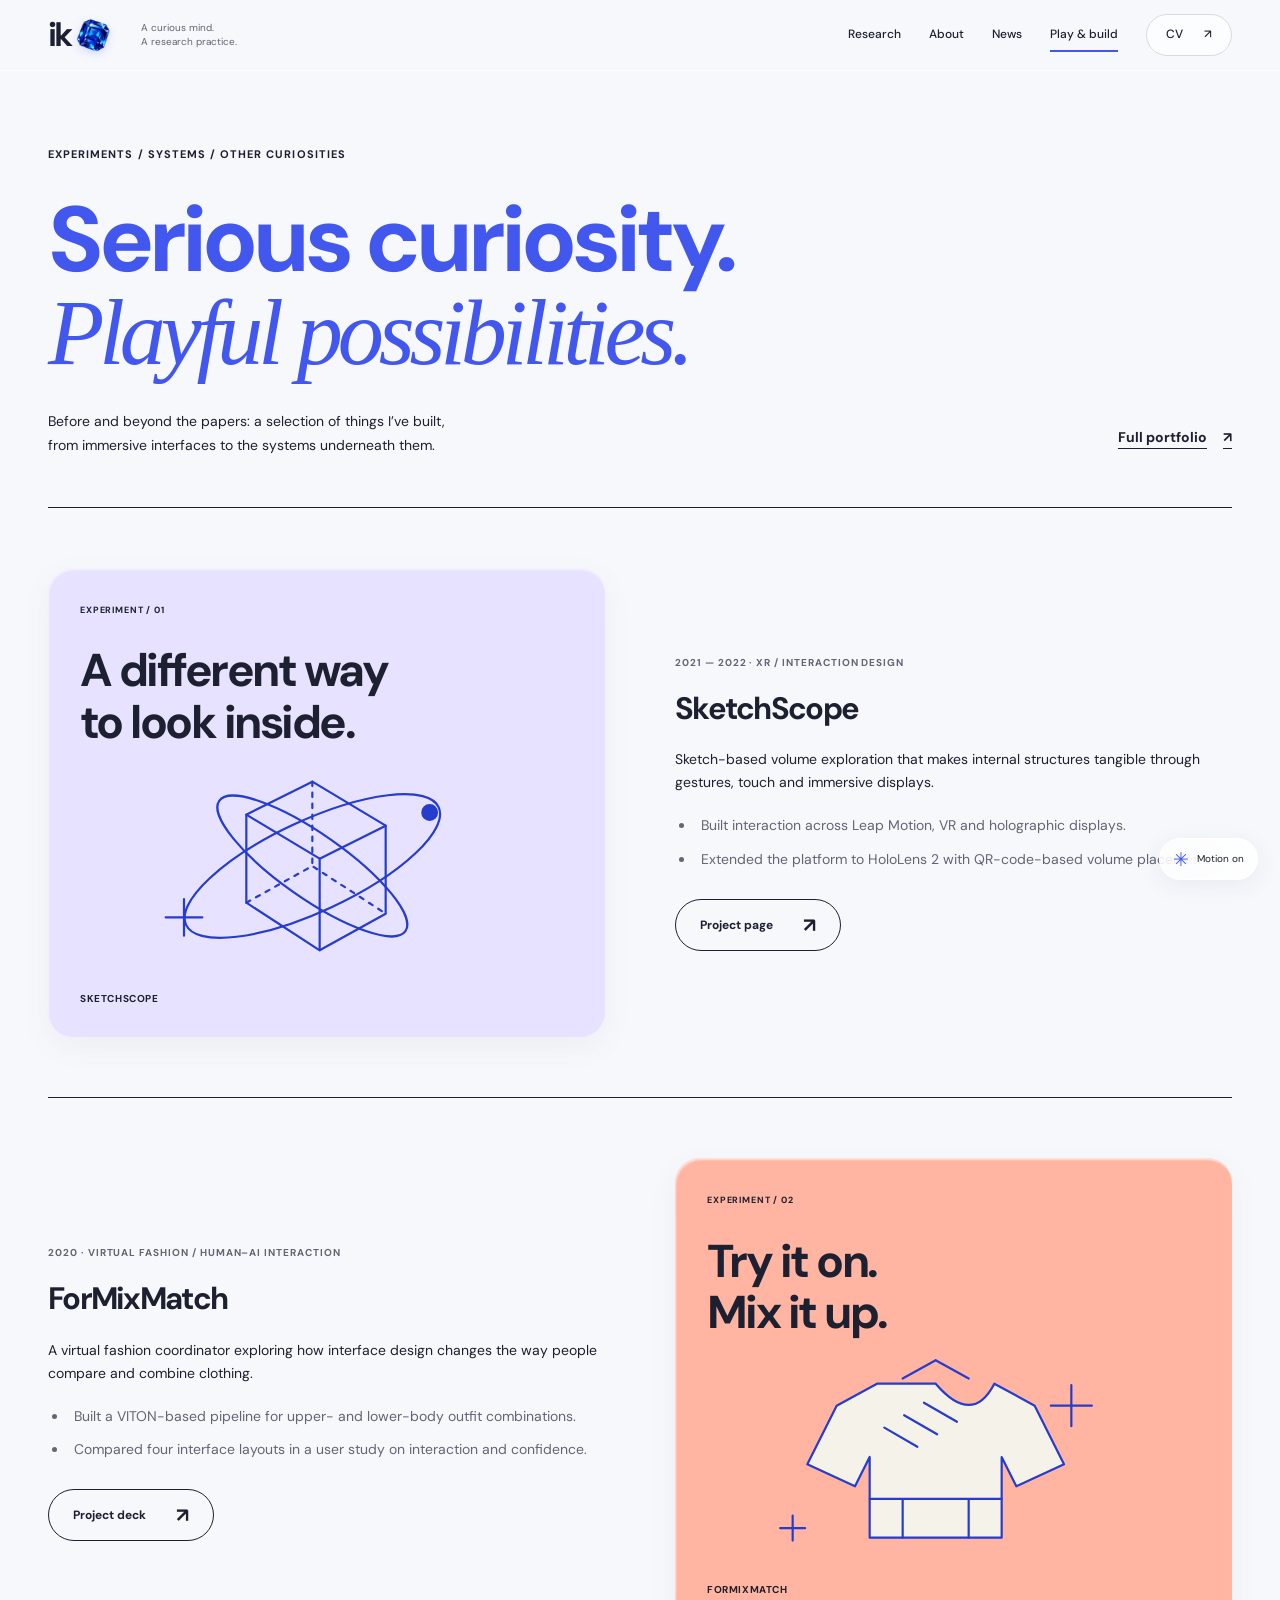
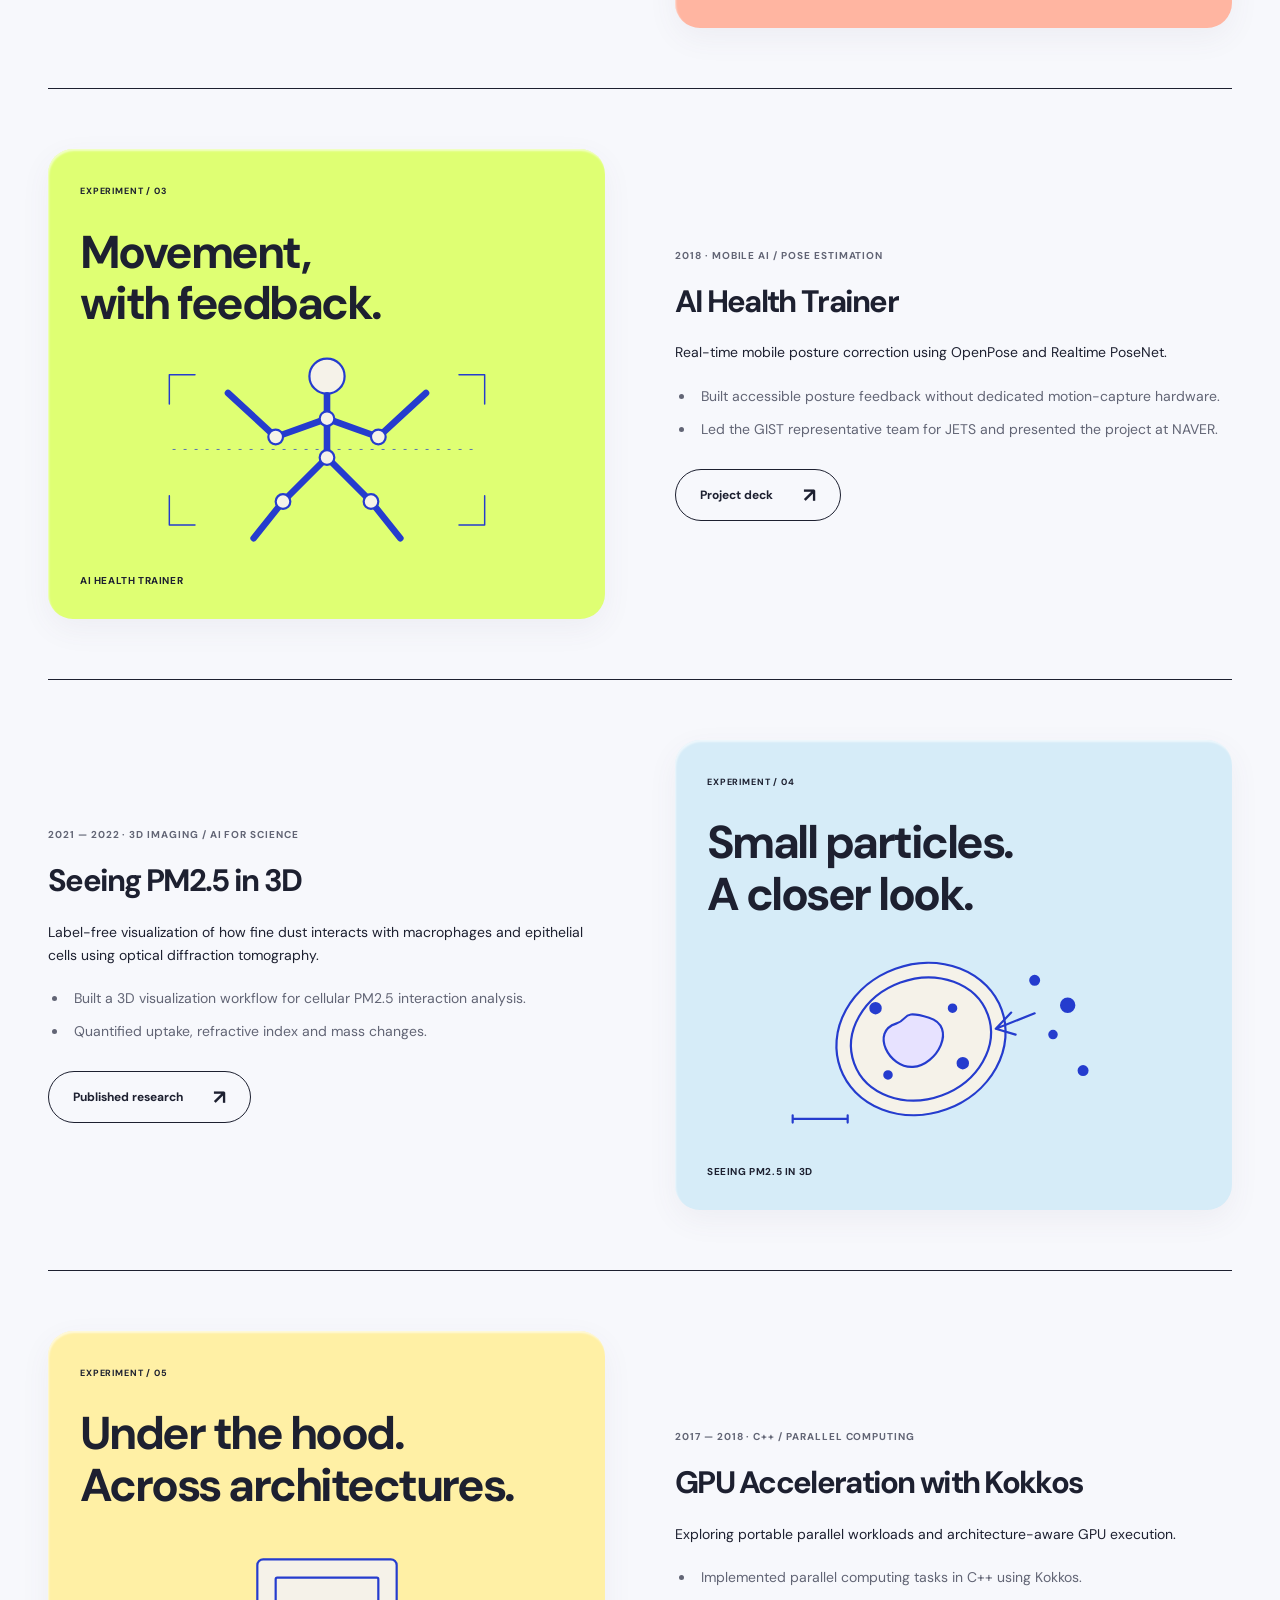
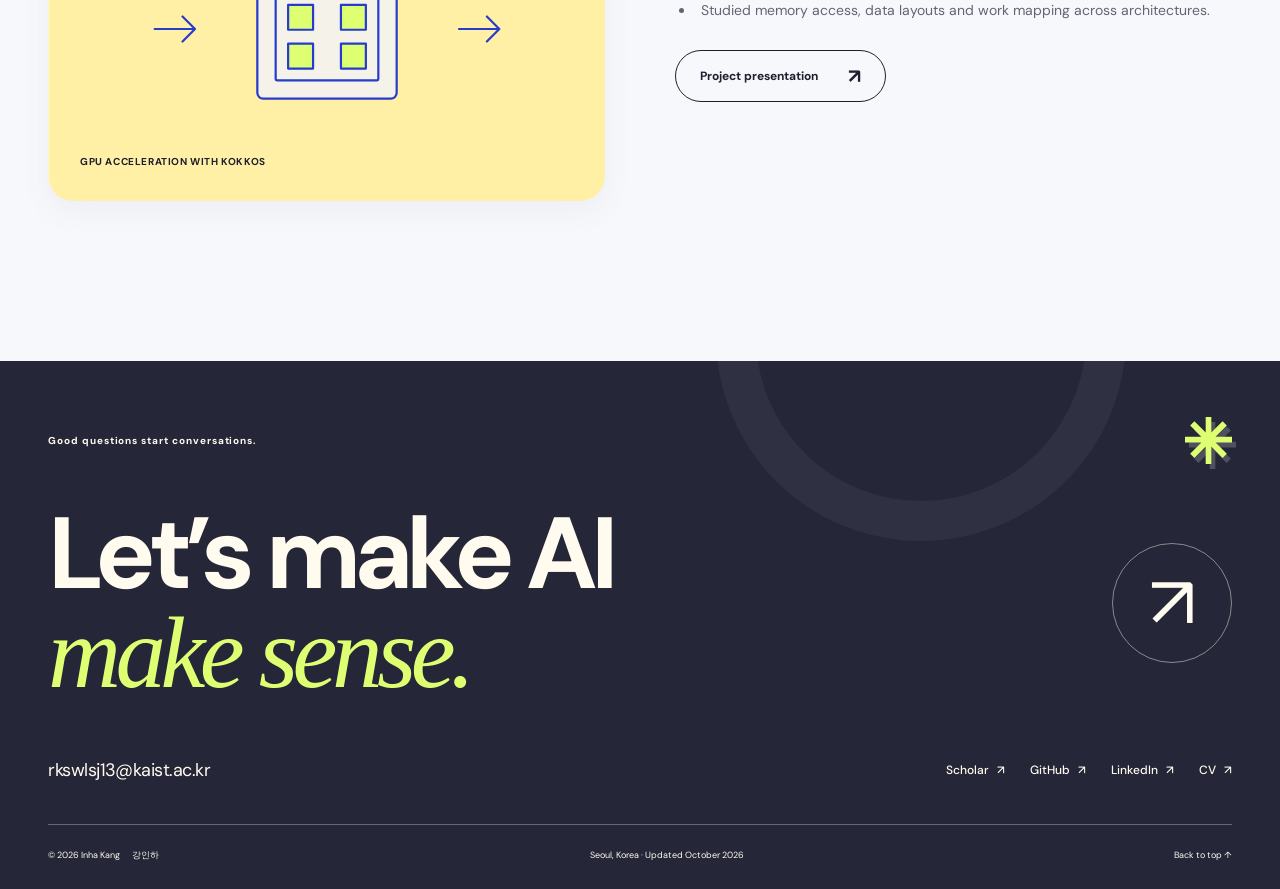
<file: projects.html>
<!doctype html>
<html lang="en">
  <head>
    <meta charset="utf-8" />
    <meta name="viewport" content="width=device-width, initial-scale=1" />
    <title>Play & Build — Inha Kang</title>
    <meta
      name="description"
      content="A selection of Inha Kang’s research and engineering projects in XR, virtual fashion, mobile AI, 3D imaging and GPU computing."
    />
    <meta name="theme-color" content="#f5f2e9" />
    <link rel="canonical" href="https://2na-97.github.io/projects.html" />
    <meta property="og:type" content="website" />
    <meta property="og:title" content="Play & Build — Inha Kang" />
    <meta
      property="og:description"
      content="A selection of Inha Kang’s research and engineering projects in XR, virtual fashion, mobile AI, 3D imaging and GPU computing."
    />
    <meta property="og:url" content="https://2na-97.github.io/projects.html" />
    <meta property="og:image" content="https://2na-97.github.io/assets/img/social-preview.png" />
    <meta property="og:image:width" content="1200" />
    <meta property="og:image:height" content="630" />
    <meta
      property="og:image:alt"
      content="Inha Kang — AI researcher at KAIST and research intern at KRAFTON. Vision, language, and what comes next."
    />
    <meta name="twitter:card" content="summary_large_image" />
    <link
      rel="icon"
      href="assets/img/favicon-sapphire.png"
      type="image/png"
      sizes="64x64"
    />
    <link rel="preload" href="assets/fonts/space-grotesk-700.ttf" as="font" type="font/ttf" crossorigin />
    <link rel="stylesheet" href="assets/css/style.css" />
    <link rel="stylesheet" href="assets/css/motion.css" />
    <link rel="stylesheet" href="assets/css/experience.css" />
    <script src="assets/js/site.js" defer></script>
    <script src="assets/js/motion.js" defer></script>
  </head>
  <body>
    <div class="reading-progress" aria-hidden="true"></div>
    <button class="motion-toggle" type="button" aria-pressed="true" aria-label="Pause animations" hidden>
      <span class="motion-toggle-icon" aria-hidden="true">✳</span><span data-motion-label>Motion on</span>
    </button>
    <a class="skip-link" href="#main-content">Skip to content</a>
    <header class="site-header">
      <div class="nav-shell wrap">
        <a class="brand" href="index.html" aria-label="Inha Kang, home"
          >ik<img
            class="brand-gem"
            src="assets/img/brand-sapphire.webp"
            alt=""
            width="34"
            height="34"
          /></a
        >
        <span class="nav-note"
          >A curious mind.<br />
          A research practice.</span
        >
        <button class="nav-toggle" aria-expanded="false" aria-controls="site-nav" hidden>
          Menu <span aria-hidden="true">+</span>
        </button>
        <nav id="site-nav" class="site-nav" aria-label="Main navigation">
          <a href="index.html#research">Research</a><a href="index.html#about">About</a
          ><a href="index.html#news">News</a><a href="projects.html" aria-current="page">Play &amp; build</a>
          <a class="nav-cv" href="assets/files/Inha_Kang_CV_20261030.pdf" target="_blank" rel="noopener noreferrer"
            >CV <span aria-hidden="true">↗</span></a
          >
        </nav>
      </div>
    </header>
    <main id="main-content">
      <div id="top"></div>
      <section class="page-hero wrap">
        <p class="eyebrow">EXPERIMENTS / SYSTEMS / OTHER CURIOSITIES</p>
        <h1>
          Serious curiosity.<br />
          <em>Playful possibilities.</em>
        </h1>
        <div class="page-hero-bottom">
          <p>
            Before and beyond the papers: a selection of things I’ve built,<br />
            from immersive interfaces to the systems underneath them.
          </p>
          <a
            class="text-link"
            href="https://drive.google.com/file/d/10ShAh3M-BPV0rrOXE94NQod0BKUxyx11/view?usp=sharing"
            target="_blank"
            rel="noopener noreferrer"
            >Full portfolio <span aria-hidden="true">↗</span></a
          >
        </div>
      </section>
      <section class="project-list wrap" aria-label="Selected engineering projects">
        <article class="project">
          <div class="project-art lilac">
            <span class="eyebrow">EXPERIMENT / 01</span>
            <h2>
              A different way<br />
              to look inside.
            </h2>
            <img
              src="assets/img/project-xr.svg"
              width="600"
              height="300"
              alt=""
              aria-hidden="true"
              loading="lazy"
            /><span class="art-caption">SKETCHSCOPE</span>
          </div>
          <div class="project-copy">
            <p class="meta">2021 — 2022 · XR / INTERACTION DESIGN</p>
            <h3>SketchScope</h3>
            <p>
              Sketch-based volume exploration that makes internal structures tangible through gestures, touch
              and immersive displays.
            </p>
            <ul>
              <li>Built interaction across Leap Motion, VR and holographic displays.</li>
              <li>Extended the platform to HoloLens 2 with QR-code-based volume placement.</li>
            </ul>
            <a
              class="button outline"
              href="https://cgv.kaist.ac.kr/smc/"
              target="_blank"
              rel="noopener noreferrer"
              >Project page <span aria-hidden="true">↗</span></a
            >
          </div>
        </article>
        <article class="project">
          <div class="project-art peach">
            <span class="eyebrow">EXPERIMENT / 02</span>
            <h2>
              Try it on.<br />
              Mix it up.
            </h2>
            <img
              src="assets/img/project-fashion.svg"
              width="600"
              height="300"
              alt=""
              aria-hidden="true"
              loading="lazy"
            /><span class="art-caption">FORMIXMATCH</span>
          </div>
          <div class="project-copy">
            <p class="meta">2020 · VIRTUAL FASHION / HUMAN–AI INTERACTION</p>
            <h3>ForMixMatch</h3>
            <p>
              A virtual fashion coordinator exploring how interface design changes the way people compare and
              combine clothing.
            </p>
            <ul>
              <li>Built a VITON-based pipeline for upper- and lower-body outfit combinations.</li>
              <li>Compared four interface layouts in a user study on interaction and confidence.</li>
            </ul>
            <a
              class="button outline"
              href="https://drive.google.com/file/d/15ikMyMpH_iaYv0yi-2vp4AvnEG0EBfVl/view?usp=drivesdk"
              target="_blank"
              rel="noopener noreferrer"
              >Project deck <span aria-hidden="true">↗</span></a
            >
          </div>
        </article>
        <article class="project">
          <div class="project-art lime">
            <span class="eyebrow">EXPERIMENT / 03</span>
            <h2>
              Movement,<br />
              with feedback.
            </h2>
            <img
              src="assets/img/project-pose.svg"
              width="600"
              height="300"
              alt=""
              aria-hidden="true"
              loading="lazy"
            /><span class="art-caption">AI HEALTH TRAINER</span>
          </div>
          <div class="project-copy">
            <p class="meta">2018 · MOBILE AI / POSE ESTIMATION</p>
            <h3>AI Health Trainer</h3>
            <p>Real-time mobile posture correction using OpenPose and Realtime PoseNet.</p>
            <ul>
              <li>Built accessible posture feedback without dedicated motion-capture hardware.</li>
              <li>Led the GIST representative team for JETS and presented the project at NAVER.</li>
            </ul>
            <a
              class="button outline"
              href="https://drive.google.com/file/d/11Xq5r3vr8ErQ-EqwzP5P-GEJ7Y1aDk0I/view?usp=drivesdk"
              target="_blank"
              rel="noopener noreferrer"
              >Project deck <span aria-hidden="true">↗</span></a
            >
          </div>
        </article>
        <article class="project">
          <div class="project-art sky">
            <span class="eyebrow">EXPERIMENT / 04</span>
            <h2>
              Small particles.<br />
              A closer look.
            </h2>
            <img
              src="assets/img/project-cells.svg"
              width="600"
              height="300"
              alt=""
              aria-hidden="true"
              loading="lazy"
            /><span class="art-caption">SEEING PM2.5 IN 3D</span>
          </div>
          <div class="project-copy">
            <p class="meta">2021 — 2022 · 3D IMAGING / AI FOR SCIENCE</p>
            <h3>Seeing PM2.5 in 3D</h3>
            <p>
              Label-free visualization of how fine dust interacts with macrophages and epithelial cells using
              optical diffraction tomography.
            </p>
            <ul>
              <li>Built a 3D visualization workflow for cellular PM2.5 interaction analysis.</li>
              <li>Quantified uptake, refractive index and mass changes.</li>
            </ul>
            <a
              class="button outline"
              href="https://doi.org/10.1016/j.jhazmat.2023.131678"
              target="_blank"
              rel="noopener noreferrer"
              >Published research <span aria-hidden="true">↗</span></a
            >
          </div>
        </article>
        <article class="project">
          <div class="project-art yellow">
            <span class="eyebrow">EXPERIMENT / 05</span>
            <h2>
              Under the hood.<br />
              Across architectures.
            </h2>
            <img
              src="assets/img/project-compute.svg"
              width="600"
              height="300"
              alt=""
              aria-hidden="true"
              loading="lazy"
            /><span class="art-caption">GPU ACCELERATION WITH KOKKOS</span>
          </div>
          <div class="project-copy">
            <p class="meta">2017 — 2018 · C++ / PARALLEL COMPUTING</p>
            <h3>GPU Acceleration with Kokkos</h3>
            <p>Exploring portable parallel workloads and architecture-aware GPU execution.</p>
            <ul>
              <li>Implemented parallel computing tasks in C++ using Kokkos.</li>
              <li>Studied memory access, data layouts and work mapping across architectures.</li>
            </ul>
            <a
              class="button outline"
              href="https://drive.google.com/file/d/1MAHBFubHB7QF1plxxZh8X9vJ9ded_nya/view?usp=drivesdk"
              target="_blank"
              rel="noopener noreferrer"
              >Project presentation <span aria-hidden="true">↗</span></a
            >
          </div>
        </article>
      </section>
    </main>
    <footer class="site-footer" id="contact">
      <div class="wrap">
        <div class="footer-top">
          <p class="eyebrow">Good questions start conversations.</p>
          <span class="footer-spark"
            ><svg viewBox="0 0 100 100" fill="currentColor" aria-hidden="true">
              <path
                d="M44 0h12v33L80 9l9 9-24 24h35v12H65l24 24-9 9-24-24v37H44V63L20 87l-9-9 24-24H0V42h35L11 18l9-9 24 24z"
              /></svg
          ></span>
        </div>
        <div class="contact-line">
          <h2>
            Let’s make AI<br />
            <em>make sense.</em>
          </h2>
          <a class="contact-arrow" href="mailto:rkswlsj13@kaist.ac.kr" aria-label="Email Inha Kang">↗</a>
        </div>
        <div class="footer-links">
          <a class="email-link" href="mailto:rkswlsj13@kaist.ac.kr">rkswlsj13@kaist.ac.kr</a>
          <div>
            <a
              class="text-link"
              href="https://scholar.google.com/citations?user=sAYvnb8AAAAJ&amp;hl=en"
              target="_blank"
              rel="noopener noreferrer"
              >Scholar <span aria-hidden="true">↗</span></a
            ><a class="text-link" href="https://github.com/2na-97" target="_blank" rel="noopener noreferrer"
              >GitHub <span aria-hidden="true">↗</span></a
            ><a
              class="text-link"
              href="https://www.linkedin.com/in/inha-kang-646742170/"
              target="_blank"
              rel="noopener noreferrer"
              >LinkedIn <span aria-hidden="true">↗</span></a
            ><a
              class="text-link"
              href="assets/files/Inha_Kang_CV_20261030.pdf"
              target="_blank"
              rel="noopener noreferrer"
              >CV <span aria-hidden="true">↗</span></a
            >
          </div>
        </div>
        <div class="footer-bottom">
          <span>© <span data-year>2026</span> Inha Kang <span lang="ko">강인하</span></span
          ><span>Seoul, Korea · Updated October 2026</span><a href="#top">Back to top ↑</a>
        </div>
      </div>
    </footer>
  </body>
</html>
</file>
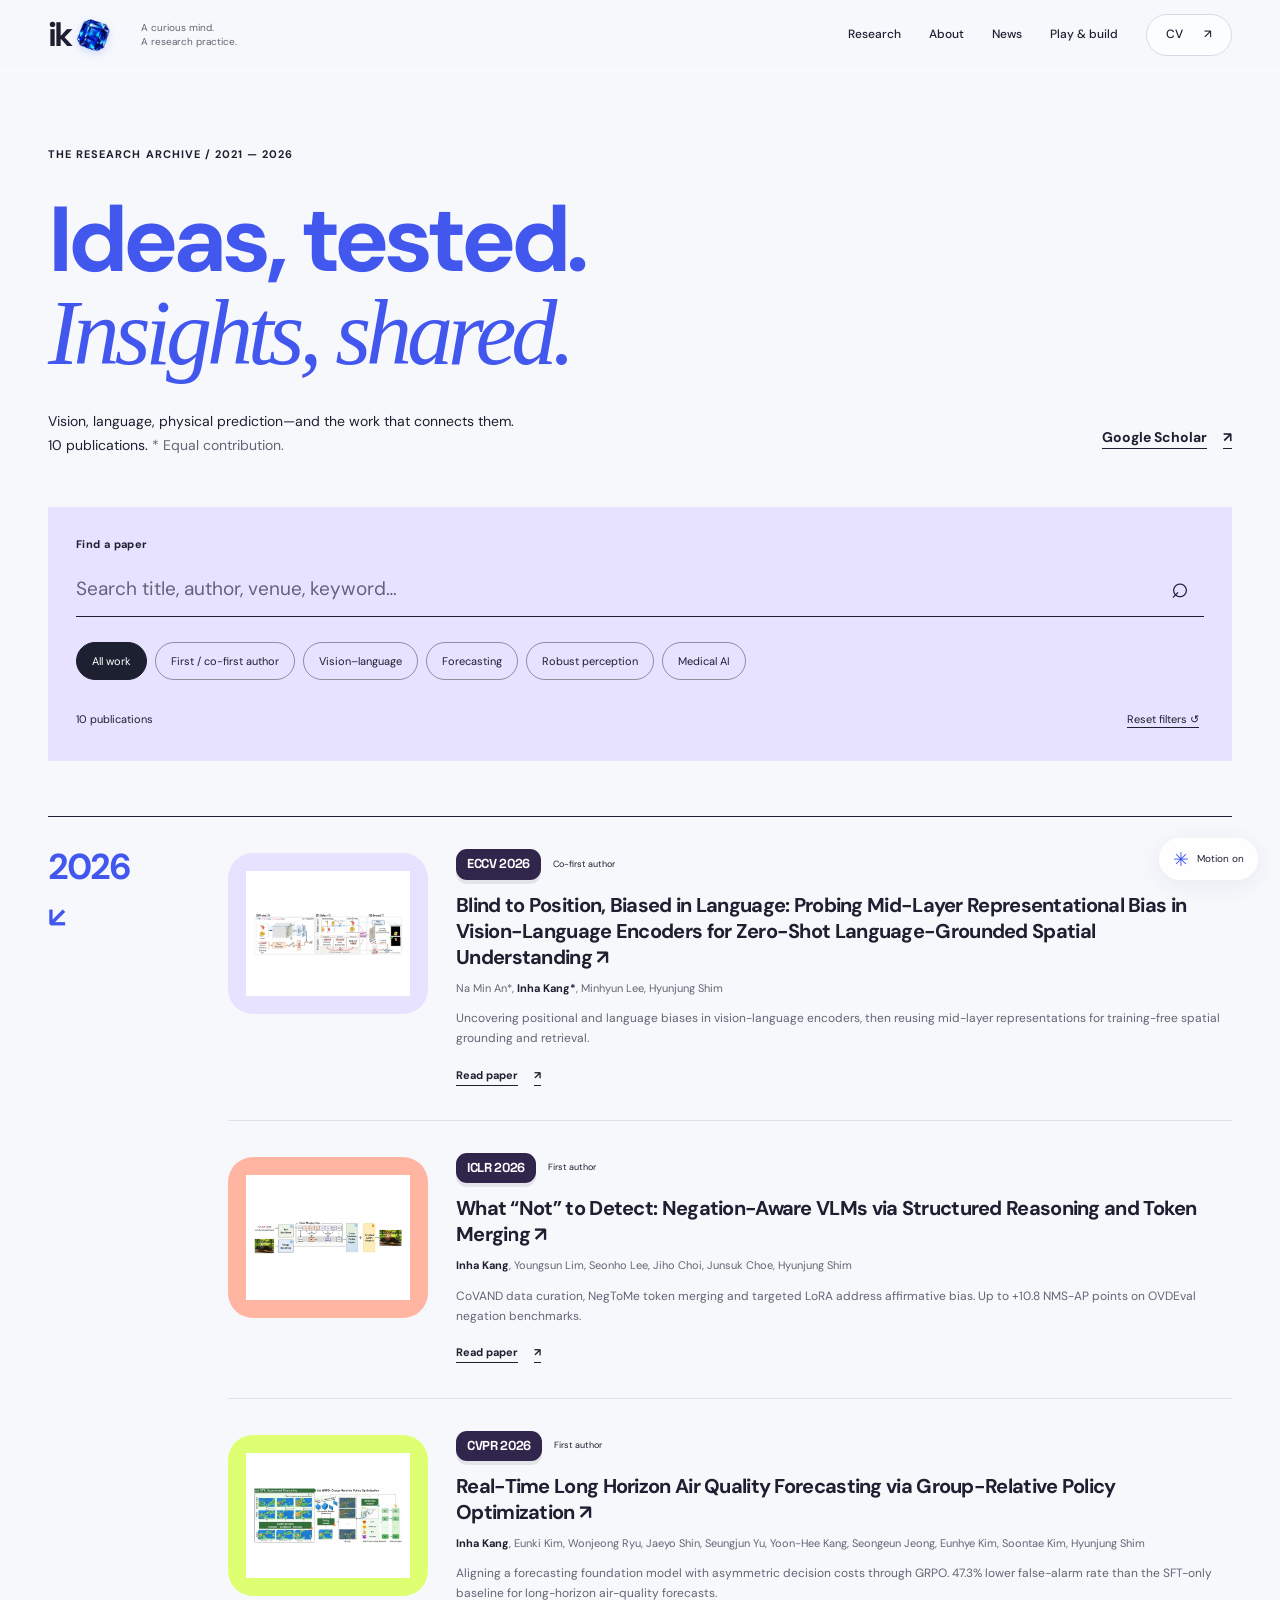
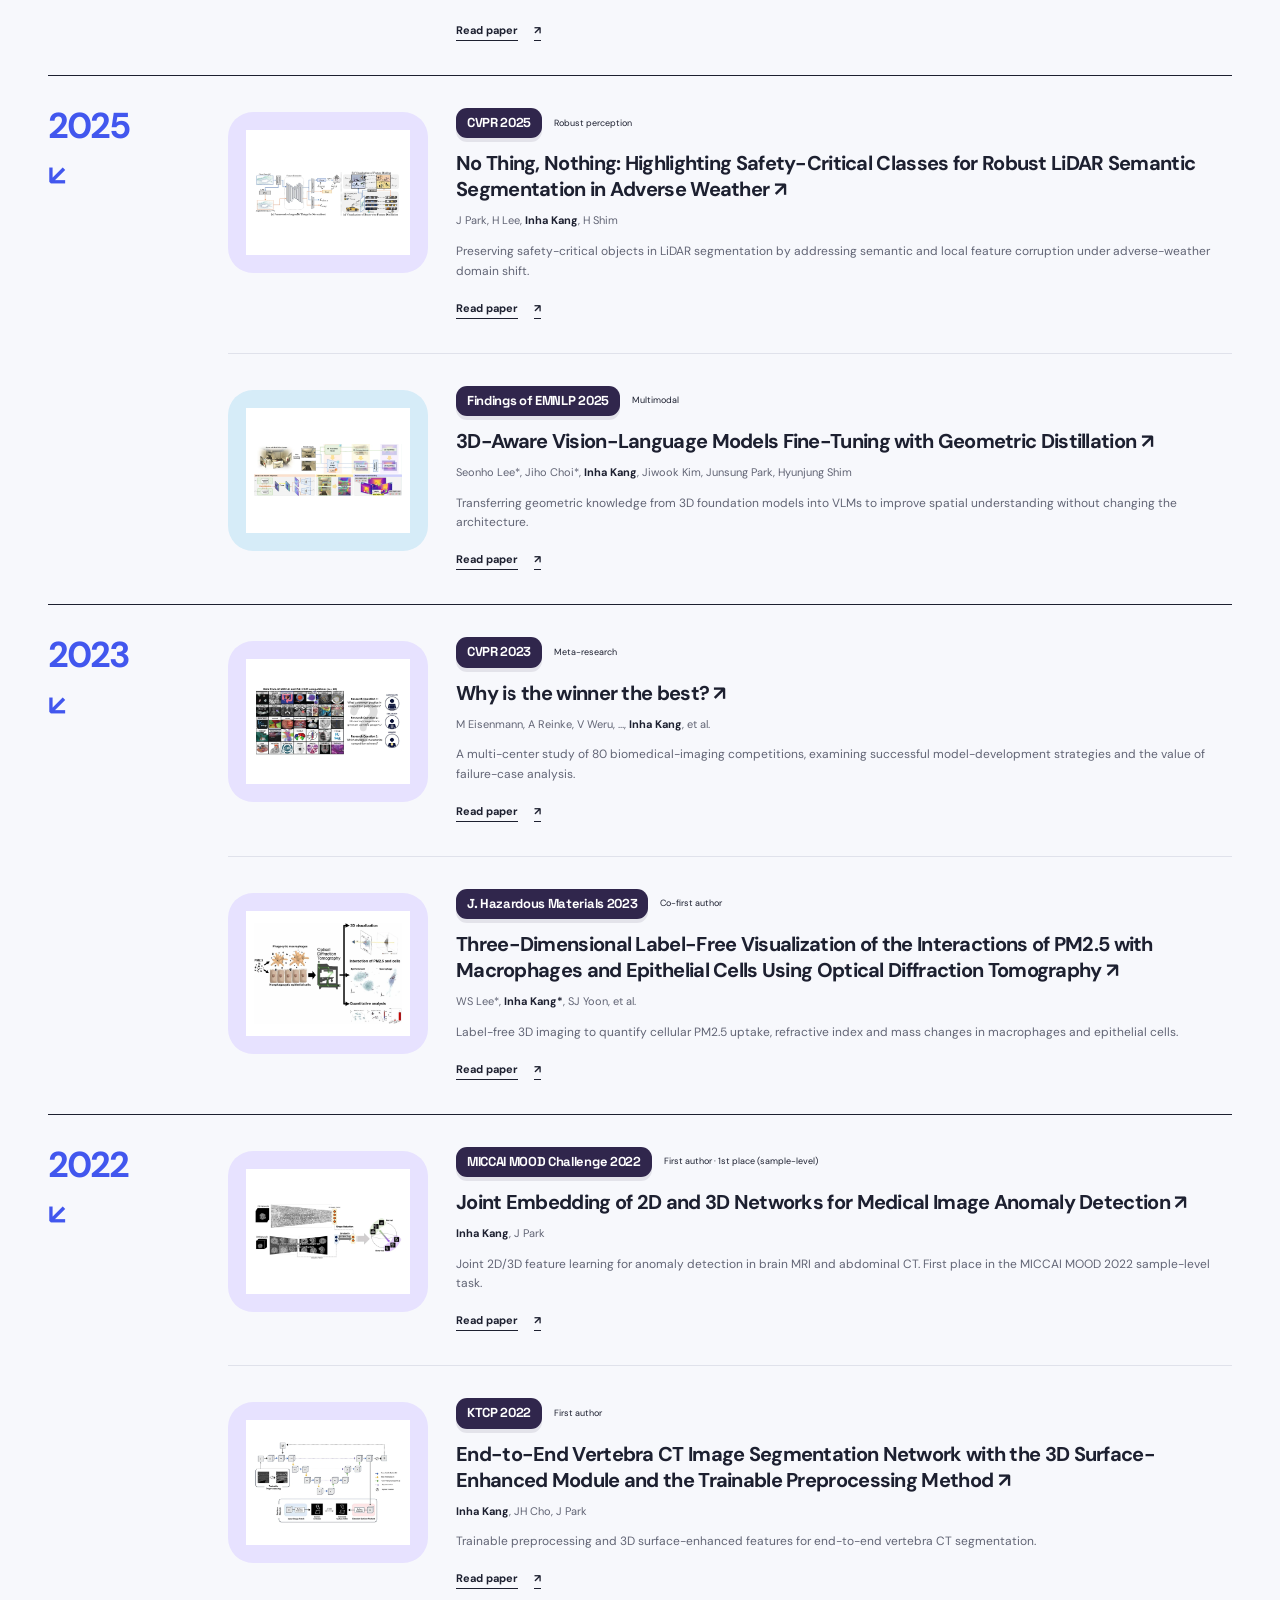
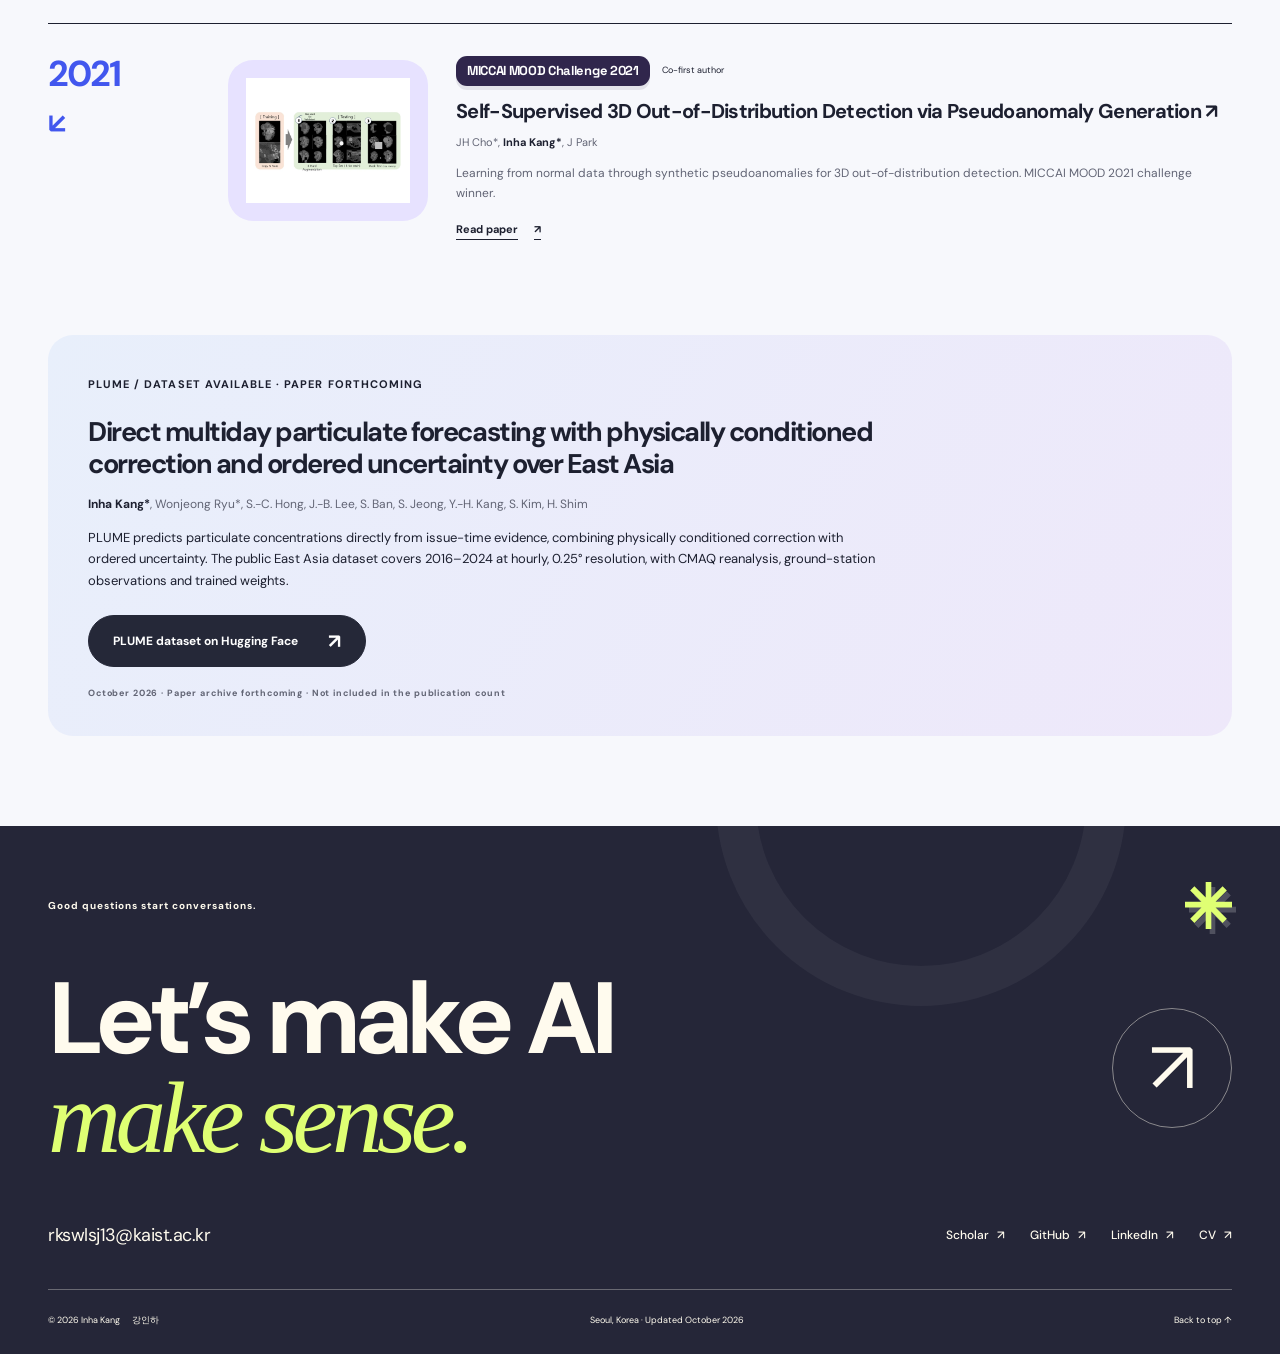
<file: publications.html>
<!doctype html>
<html lang="en">
  <head>
    <meta charset="utf-8" />
    <meta name="viewport" content="width=device-width, initial-scale=1" />
    <title>Publications — Inha Kang</title>
    <meta
      name="description"
      content="Research by Inha Kang in vision-language models, robust perception, physical forecasting and medical imaging. Browse publications by topic or search."
    />
    <meta name="theme-color" content="#f5f2e9" />
    <link rel="canonical" href="https://2na-97.github.io/publications.html" />
    <meta property="og:type" content="website" />
    <meta property="og:title" content="Publications — Inha Kang" />
    <meta
      property="og:description"
      content="Research by Inha Kang in vision-language models, robust perception, physical forecasting and medical imaging. Browse publications by topic or search."
    />
    <meta property="og:url" content="https://2na-97.github.io/publications.html" />
    <meta property="og:image" content="https://2na-97.github.io/assets/img/social-preview.png" />
    <meta property="og:image:width" content="1200" />
    <meta property="og:image:height" content="630" />
    <meta
      property="og:image:alt"
      content="Inha Kang — AI researcher at KAIST and research intern at KRAFTON. Vision, language, and what comes next."
    />
    <meta name="twitter:card" content="summary_large_image" />
    <link
      rel="icon"
      href="assets/img/favicon-sapphire.png"
      type="image/png"
      sizes="64x64"
    />
    <link rel="preload" href="assets/fonts/space-grotesk-700.ttf" as="font" type="font/ttf" crossorigin />
    <link rel="stylesheet" href="assets/css/style.css" />
    <link rel="stylesheet" href="assets/css/motion.css" />
    <link rel="stylesheet" href="assets/css/experience.css" />
    <link rel="stylesheet" href="assets/css/papers.css" />
    <script src="assets/js/site.js" defer></script>
    <script src="assets/js/motion.js" defer></script>
  </head>
  <body>
    <div class="reading-progress" aria-hidden="true"></div>
    <button class="motion-toggle" type="button" aria-pressed="true" aria-label="Pause animations" hidden>
      <span class="motion-toggle-icon" aria-hidden="true">✳</span><span data-motion-label>Motion on</span>
    </button>
    <a class="skip-link" href="#main-content">Skip to content</a>
    <header class="site-header">
      <div class="nav-shell wrap">
        <a class="brand" href="index.html" aria-label="Inha Kang, home"
          >ik<img
            class="brand-gem"
            src="assets/img/brand-sapphire.webp"
            alt=""
            width="34"
            height="34"
          /></a
        >
        <span class="nav-note"
          >A curious mind.<br />
          A research practice.</span
        >
        <button class="nav-toggle" aria-expanded="false" aria-controls="site-nav" hidden>
          Menu <span aria-hidden="true">+</span>
        </button>
        <nav id="site-nav" class="site-nav" aria-label="Main navigation">
          <a href="index.html#research">Research</a><a href="index.html#about">About</a
          ><a href="index.html#news">News</a><a href="projects.html">Play &amp; build</a>
          <a class="nav-cv" href="assets/files/Inha_Kang_CV_20261030.pdf" target="_blank" rel="noopener noreferrer"
            >CV <span aria-hidden="true">↗</span></a
          >
        </nav>
      </div>
    </header>
    <main id="main-content">
      <div id="top"></div>
      <section class="page-hero wrap">
        <p class="eyebrow">THE RESEARCH ARCHIVE / 2021 — 2026</p>
        <h1>
          Ideas, tested.<br />
          <em>Insights, shared.</em>
        </h1>
        <div class="page-hero-bottom">
          <p>
            Vision, language, physical prediction—and the work that connects them.<br />
            10 publications. <span class="muted">* Equal contribution.</span>
          </p>
          <a
            class="text-link"
            href="https://scholar.google.com/citations?user=sAYvnb8AAAAJ&amp;hl=en"
            target="_blank"
            rel="noopener noreferrer"
            >Google Scholar <span aria-hidden="true">↗</span></a
          >
        </div>
      </section>
      <section class="publication-section wrap" aria-label="Publication archive">
        <div class="publication-controls" hidden>
          <div class="search-wrap">
            <label for="publication-search">Find a paper</label
            ><input
              type="search"
              id="publication-search"
              placeholder="Search title, author, venue, keyword…"
              autocomplete="off"
            /><span aria-hidden="true">⌕</span>
          </div>
          <div class="filter-bar" role="group" aria-label="Filter publications by topic">
            <button type="button" data-filter="all" aria-pressed="true">All work</button
            ><button type="button" data-filter="first-author" aria-pressed="false">
              First / co-first author</button
            ><button type="button" data-filter="vision-language" aria-pressed="false">Vision–language</button
            ><button type="button" data-filter="forecasting" aria-pressed="false">Forecasting</button
            ><button type="button" data-filter="robust-perception" aria-pressed="false">
              Robust perception</button
            ><button type="button" data-filter="medical-ai" aria-pressed="false">Medical AI</button>
          </div>
          <div class="results-bar">
            <p data-results aria-live="polite" aria-atomic="true">10 publications</p>
            <button type="button" class="reset-button" data-reset>
              Reset filters <span aria-hidden="true">↺</span>
            </button>
          </div>
        </div>
        <div class="empty-state" hidden>
          <h2>No papers found.</h2>
          <p>Try another keyword or reset the filters to see all publications.</p>
          <button class="button dark" data-reset>Show all publications ↗</button>
        </div>
        <section class="publication-year" data-year-group>
          <h2>2026<span aria-hidden="true">↙</span></h2>
          <div>
            <article
              class="publication"
              data-topics="featured first-author vision-language"
              data-search="Blind to Position, Biased in Language: Probing Mid-Layer Representational Bias in Vision-Language Encoders for Zero-Shot Language-Grounded Spatial Understanding Na Min An*, Inha Kang*, Minhyun Lee, Hyunjung Shim ECCV 2026 Uncovering positional and language biases in vision-language encoders, then reusing mid-layer representations for training-free spatial grounding and retrieval."
              id="paper-1"
            >
              <div class="publication-image lilac">
                <img
                  src="assets/img/multilingual.webp"
                  width="1000"
                  height="400"
                  alt="Overview of Blind to Position, Biased in Language: Probing Mid-Layer Representational Bias in Vision-Language Encoders for Zero-Shot Language-Grounded Spatial Understanding"
                  loading="lazy"
                />
              </div>
              <div class="publication-body">
                <div class="pub-meta"><span class="venue">ECCV 2026</span><span>Co-first author</span></div>
                <h3>
                  <a href="https://arxiv.org/abs/2509.23098" target="_blank" rel="noopener noreferrer"
                    >Blind to Position, Biased in Language: Probing Mid-Layer Representational Bias in
                    Vision-Language Encoders for Zero-Shot Language-Grounded Spatial Understanding
                    <span aria-hidden="true">↗</span></a
                  >
                </h3>
                <p class="authors">Na Min An*, <strong>Inha Kang*</strong>, Minhyun Lee, Hyunjung Shim</p>
                <p>
                  Uncovering positional and language biases in vision-language encoders, then reusing
                  mid-layer representations for training-free spatial grounding and retrieval.
                </p>
                <a
                  class="text-link"
                  href="https://arxiv.org/abs/2509.23098"
                  target="_blank"
                  rel="noopener noreferrer"
                  >Read paper <span aria-hidden="true">↗</span></a
                >
              </div>
            </article>
            <article
              class="publication"
              data-topics="featured first-author vision-language"
              data-search="What “Not” to Detect: Negation-Aware VLMs via Structured Reasoning and Token Merging Inha Kang, Youngsun Lim, Seonho Lee, Jiho Choi, Junsuk Choe, Hyunjung Shim ICLR 2026 CoVAND data curation, NegToMe token merging and targeted LoRA address affirmative bias. Up to +10.8 NMS-AP points on OVDEval negation benchmarks."
              id="paper-2"
            >
              <div class="publication-image peach">
                <img
                  src="assets/img/negationVLM.webp"
                  width="1000"
                  height="400"
                  alt="Overview of What “Not” to Detect: Negation-Aware VLMs via Structured Reasoning and Token Merging"
                  loading="lazy"
                />
              </div>
              <div class="publication-body">
                <div class="pub-meta"><span class="venue">ICLR 2026</span><span>First author</span></div>
                <h3>
                  <a href="https://arxiv.org/abs/2510.13232" target="_blank" rel="noopener noreferrer"
                    >What “Not” to Detect: Negation-Aware VLMs via Structured Reasoning and Token Merging
                    <span aria-hidden="true">↗</span></a
                  >
                </h3>
                <p class="authors">
                  <strong>Inha Kang</strong>, Youngsun Lim, Seonho Lee, Jiho Choi, Junsuk Choe, Hyunjung Shim
                </p>
                <p>
                  CoVAND data curation, NegToMe token merging and targeted LoRA address affirmative bias. Up
                  to +10.8 NMS-AP points on OVDEval negation benchmarks.
                </p>
                <a
                  class="text-link"
                  href="https://arxiv.org/abs/2510.13232"
                  target="_blank"
                  rel="noopener noreferrer"
                  >Read paper <span aria-hidden="true">↗</span></a
                >
              </div>
            </article>
            <article
              class="publication"
              data-topics="featured first-author forecasting"
              data-search="Real-Time Long Horizon Air Quality Forecasting via Group-Relative Policy Optimization Inha Kang, Eunki Kim, Wonjeong Ryu, Jaeyo Shin, Seungjun Yu, Yoon-Hee Kang, Seongeun Jeong, Eunhye Kim, Soontae Kim, Hyunjung Shim CVPR 2026 Aligning a forecasting foundation model with asymmetric decision costs through GRPO. 47.3% lower false-alarm rate than the SFT-only baseline for long-horizon air-quality forecasts."
              id="paper-3"
            >
              <div class="publication-image lime">
                <img
                  src="assets/img/finedust.webp"
                  width="1000"
                  height="400"
                  alt="Overview of Real-Time Long Horizon Air Quality Forecasting via Group-Relative Policy Optimization"
                  loading="lazy"
                />
              </div>
              <div class="publication-body">
                <div class="pub-meta"><span class="venue">CVPR 2026</span><span>First author</span></div>
                <h3>
                  <a href="https://arxiv.org/abs/2511.22169" target="_blank" rel="noopener noreferrer"
                    >Real-Time Long Horizon Air Quality Forecasting via Group-Relative Policy Optimization
                    <span aria-hidden="true">↗</span></a
                  >
                </h3>
                <p class="authors">
                  <strong>Inha Kang</strong>, Eunki Kim, Wonjeong Ryu, Jaeyo Shin, Seungjun Yu, Yoon-Hee Kang,
                  Seongeun Jeong, Eunhye Kim, Soontae Kim, Hyunjung Shim
                </p>
                <p>
                  Aligning a forecasting foundation model with asymmetric decision costs through GRPO. 47.3%
                  lower false-alarm rate than the SFT-only baseline for long-horizon air-quality forecasts.
                </p>
                <a
                  class="text-link"
                  href="https://arxiv.org/abs/2511.22169"
                  target="_blank"
                  rel="noopener noreferrer"
                  >Read paper <span aria-hidden="true">↗</span></a
                >
              </div>
            </article>
          </div>
        </section>
        <section class="publication-year" data-year-group>
          <h2>2025<span aria-hidden="true">↙</span></h2>
          <div>
            <article
              class="publication"
              data-topics="featured robust-perception"
              data-search="No Thing, Nothing: Highlighting Safety-Critical Classes for Robust LiDAR Semantic Segmentation in Adverse Weather J Park, H Lee, Inha Kang, H Shim CVPR 2025 Preserving safety-critical objects in LiDAR segmentation by addressing semantic and local feature corruption under adverse-weather domain shift."
              id="paper-4"
            >
              <div class="publication-image lilac">
                <img
                  src="assets/img/cvpr2025.webp"
                  width="1000"
                  height="400"
                  alt="Overview of No Thing, Nothing: Highlighting Safety-Critical Classes for Robust LiDAR Semantic Segmentation in Adverse Weather"
                  loading="lazy"
                />
              </div>
              <div class="publication-body">
                <div class="pub-meta"><span class="venue">CVPR 2025</span><span>Robust perception</span></div>
                <h3>
                  <a
                    href="https://openaccess.thecvf.com/content/CVPR2025/html/Park_No_Thing_Nothing_Highlighting_Safety-Critical_Classes_for_Robust_LiDAR_Semantic_CVPR_2025_paper.html"
                    target="_blank"
                    rel="noopener noreferrer"
                    >No Thing, Nothing: Highlighting Safety-Critical Classes for Robust LiDAR Semantic
                    Segmentation in Adverse Weather <span aria-hidden="true">↗</span></a
                  >
                </h3>
                <p class="authors">J Park, H Lee, <strong>Inha Kang</strong>, H Shim</p>
                <p>
                  Preserving safety-critical objects in LiDAR segmentation by addressing semantic and local
                  feature corruption under adverse-weather domain shift.
                </p>
                <a
                  class="text-link"
                  href="https://openaccess.thecvf.com/content/CVPR2025/html/Park_No_Thing_Nothing_Highlighting_Safety-Critical_Classes_for_Robust_LiDAR_Semantic_CVPR_2025_paper.html"
                  target="_blank"
                  rel="noopener noreferrer"
                  >Read paper <span aria-hidden="true">↗</span></a
                >
              </div>
            </article>
            <article
              class="publication"
              data-topics="featured vision-language"
              data-search="3D-Aware Vision-Language Models Fine-Tuning with Geometric Distillation Seonho Lee*, Jiho Choi*, Inha Kang, Jiwook Kim, Junsung Park, Hyunjung Shim Findings of EMNLP 2025 Transferring geometric knowledge from 3D foundation models into VLMs to improve spatial understanding without changing the architecture."
              id="paper-5"
            >
              <div class="publication-image sky">
                <img
                  src="assets/img/3dvlm.webp"
                  width="1000"
                  height="400"
                  alt="Overview of 3D-Aware Vision-Language Models Fine-Tuning with Geometric Distillation"
                  loading="lazy"
                />
              </div>
              <div class="publication-body">
                <div class="pub-meta">
                  <span class="venue">Findings of EMNLP 2025</span><span>Multimodal</span>
                </div>
                <h3>
                  <a href="https://arxiv.org/abs/2506.09883" target="_blank" rel="noopener noreferrer"
                    >3D-Aware Vision-Language Models Fine-Tuning with Geometric Distillation
                    <span aria-hidden="true">↗</span></a
                  >
                </h3>
                <p class="authors">
                  Seonho Lee*, Jiho Choi*, <strong>Inha Kang</strong>, Jiwook Kim, Junsung Park, Hyunjung Shim
                </p>
                <p>
                  Transferring geometric knowledge from 3D foundation models into VLMs to improve spatial
                  understanding without changing the architecture.
                </p>
                <a
                  class="text-link"
                  href="https://arxiv.org/abs/2506.09883"
                  target="_blank"
                  rel="noopener noreferrer"
                  >Read paper <span aria-hidden="true">↗</span></a
                >
              </div>
            </article>
          </div>
        </section>
        <section class="publication-year" data-year-group>
          <h2>2023<span aria-hidden="true">↙</span></h2>
          <div>
            <article
              class="publication"
              data-topics="medical-ai"
              data-search="Why is the winner the best? M Eisenmann, A Reinke, V Weru, …, Inha Kang, et al. CVPR 2023 A multi-center study of 80 biomedical-imaging competitions, examining successful model-development strategies and the value of failure-case analysis."
              id="paper-6"
            >
              <div class="publication-image lilac">
                <img
                  src="assets/img/cvpr2023.webp"
                  width="1000"
                  height="400"
                  alt="Overview of Why is the winner the best?"
                  loading="lazy"
                />
              </div>
              <div class="publication-body">
                <div class="pub-meta"><span class="venue">CVPR 2023</span><span>Meta-research</span></div>
                <h3>
                  <a href="https://arxiv.org/abs/2303.17719" target="_blank" rel="noopener noreferrer"
                    >Why is the winner the best? <span aria-hidden="true">↗</span></a
                  >
                </h3>
                <p class="authors">M Eisenmann, A Reinke, V Weru, …, <strong>Inha Kang</strong>, et al.</p>
                <p>
                  A multi-center study of 80 biomedical-imaging competitions, examining successful
                  model-development strategies and the value of failure-case analysis.
                </p>
                <a
                  class="text-link"
                  href="https://arxiv.org/abs/2303.17719"
                  target="_blank"
                  rel="noopener noreferrer"
                  >Read paper <span aria-hidden="true">↗</span></a
                >
              </div>
            </article>
            <article
              class="publication"
              data-topics="medical-ai first-author"
              data-search="Three-Dimensional Label-Free Visualization of the Interactions of PM2.5 with Macrophages and Epithelial Cells Using Optical Diffraction Tomography WS Lee*, Inha Kang*, SJ Yoon, et al. J. Hazardous Materials 2023 Label-free 3D imaging to quantify cellular PM2.5 uptake, refractive index and mass changes in macrophages and epithelial cells."
              id="paper-7"
            >
              <div class="publication-image lilac">
                <img
                  src="assets/img/odt2023.webp"
                  width="1000"
                  height="400"
                  alt="Overview of Three-Dimensional Label-Free Visualization of the Interactions of PM2.5 with Macrophages and Epithelial Cells Using Optical Diffraction Tomography"
                  loading="lazy"
                />
              </div>
              <div class="publication-body">
                <div class="pub-meta">
                  <span class="venue">J. Hazardous Materials 2023</span><span>Co-first author</span>
                </div>
                <h3>
                  <a
                    href="https://doi.org/10.1016/j.jhazmat.2023.131678"
                    target="_blank"
                    rel="noopener noreferrer"
                    >Three-Dimensional Label-Free Visualization of the Interactions of PM2.5 with Macrophages
                    and Epithelial Cells Using Optical Diffraction Tomography
                    <span aria-hidden="true">↗</span></a
                  >
                </h3>
                <p class="authors">WS Lee*, <strong>Inha Kang*</strong>, SJ Yoon, et al.</p>
                <p>
                  Label-free 3D imaging to quantify cellular PM2.5 uptake, refractive index and mass changes
                  in macrophages and epithelial cells.
                </p>
                <a
                  class="text-link"
                  href="https://doi.org/10.1016/j.jhazmat.2023.131678"
                  target="_blank"
                  rel="noopener noreferrer"
                  >Read paper <span aria-hidden="true">↗</span></a
                >
              </div>
            </article>
          </div>
        </section>
        <section class="publication-year" data-year-group>
          <h2>2022<span aria-hidden="true">↙</span></h2>
          <div>
            <article
              class="publication"
              data-topics="featured first-author medical-ai"
              data-search="Joint Embedding of 2D and 3D Networks for Medical Image Anomaly Detection Inha Kang, J Park MICCAI MOOD Challenge 2022 Joint 2D/3D feature learning for anomaly detection in brain MRI and abdominal CT. First place in the MICCAI MOOD 2022 sample-level task."
              id="paper-8"
            >
              <div class="publication-image lilac">
                <img
                  src="assets/img/miccai.webp"
                  width="1000"
                  height="400"
                  alt="Overview of Joint Embedding of 2D and 3D Networks for Medical Image Anomaly Detection"
                  loading="lazy"
                />
              </div>
              <div class="publication-body">
                <div class="pub-meta">
                  <span class="venue">MICCAI MOOD Challenge 2022</span
                  ><span>First author · 1st place (sample-level)</span>
                </div>
                <h3>
                  <a href="https://arxiv.org/abs/2212.10939" target="_blank" rel="noopener noreferrer"
                    >Joint Embedding of 2D and 3D Networks for Medical Image Anomaly Detection
                    <span aria-hidden="true">↗</span></a
                  >
                </h3>
                <p class="authors"><strong>Inha Kang</strong>, J Park</p>
                <p>
                  Joint 2D/3D feature learning for anomaly detection in brain MRI and abdominal CT. First
                  place in the MICCAI MOOD 2022 sample-level task.
                </p>
                <a
                  class="text-link"
                  href="https://arxiv.org/abs/2212.10939"
                  target="_blank"
                  rel="noopener noreferrer"
                  >Read paper <span aria-hidden="true">↗</span></a
                >
              </div>
            </article>
            <article
              class="publication"
              data-topics="first-author medical-ai"
              data-search="End-to-End Vertebra CT Image Segmentation Network with the 3D Surface-Enhanced Module and the Trainable Preprocessing Method Inha Kang, JH Cho, J Park KTCP 2022 Trainable preprocessing and 3D surface-enhanced features for end-to-end vertebra CT segmentation."
              id="paper-9"
            >
              <div class="publication-image lilac">
                <img
                  src="assets/img/ktcp2022.webp"
                  width="1000"
                  height="400"
                  alt="Overview of End-to-End Vertebra CT Image Segmentation Network with the 3D Surface-Enhanced Module and the Trainable Preprocessing Method"
                  loading="lazy"
                />
              </div>
              <div class="publication-body">
                <div class="pub-meta"><span class="venue">KTCP 2022</span><span>First author</span></div>
                <h3>
                  <a
                    href="http://www.kiise.or.kr/e_journal/2022/7/KTCP/pdf/03.pdf"
                    target="_blank"
                    rel="noopener noreferrer"
                    >End-to-End Vertebra CT Image Segmentation Network with the 3D Surface-Enhanced Module and
                    the Trainable Preprocessing Method <span aria-hidden="true">↗</span></a
                  >
                </h3>
                <p class="authors"><strong>Inha Kang</strong>, JH Cho, J Park</p>
                <p>
                  Trainable preprocessing and 3D surface-enhanced features for end-to-end vertebra CT
                  segmentation.
                </p>
                <a
                  class="text-link"
                  href="http://www.kiise.or.kr/e_journal/2022/7/KTCP/pdf/03.pdf"
                  target="_blank"
                  rel="noopener noreferrer"
                  >Read paper <span aria-hidden="true">↗</span></a
                >
              </div>
            </article>
          </div>
        </section>
        <section class="publication-year" data-year-group>
          <h2>2021<span aria-hidden="true">↙</span></h2>
          <div>
            <article
              class="publication"
              data-topics="first-author medical-ai"
              data-search="Self-Supervised 3D Out-of-Distribution Detection via Pseudoanomaly Generation JH Cho*, Inha Kang*, J Park MICCAI MOOD Challenge 2021 Learning from normal data through synthetic pseudoanomalies for 3D out-of-distribution detection. MICCAI MOOD 2021 challenge winner."
              id="paper-10"
            >
              <div class="publication-image lilac">
                <img
                  src="assets/img/miccai2021.webp"
                  width="1000"
                  height="400"
                  alt="Overview of Self-Supervised 3D Out-of-Distribution Detection via Pseudoanomaly Generation"
                  loading="lazy"
                />
              </div>
              <div class="publication-body">
                <div class="pub-meta">
                  <span class="venue">MICCAI MOOD Challenge 2021</span><span>Co-first author</span>
                </div>
                <h3>
                  <a
                    href="https://link.springer.com/chapter/10.1007/978-3-030-97281-3_15"
                    target="_blank"
                    rel="noopener noreferrer"
                    >Self-Supervised 3D Out-of-Distribution Detection via Pseudoanomaly Generation
                    <span aria-hidden="true">↗</span></a
                  >
                </h3>
                <p class="authors">JH Cho*, <strong>Inha Kang*</strong>, J Park</p>
                <p>
                  Learning from normal data through synthetic pseudoanomalies for 3D out-of-distribution
                  detection. MICCAI MOOD 2021 challenge winner.
                </p>
                <a
                  class="text-link"
                  href="https://link.springer.com/chapter/10.1007/978-3-030-97281-3_15"
                  target="_blank"
                  rel="noopener noreferrer"
                  >Read paper <span aria-hidden="true">↗</span></a
                >
              </div>
            </article>
          </div>
        </section>
        <aside class="manuscript" id="plume">
          <span class="eyebrow">PLUME / DATASET AVAILABLE · PAPER FORTHCOMING</span>
          <h2>
            Direct multiday particulate forecasting with physically conditioned correction and ordered
            uncertainty over East Asia
          </h2>
          <p class="authors">
            <strong>Inha Kang*</strong>, Wonjeong Ryu*, S.-C. Hong, J.-B. Lee, S. Ban, S. Jeong, Y.-H. Kang,
            S. Kim, H. Shim
          </p>
          <p>
            PLUME predicts particulate concentrations directly from issue-time evidence, combining physically
            conditioned correction with ordered uncertainty. The public East Asia dataset covers 2016–2024 at
            hourly, 0.25° resolution, with CMAQ reanalysis, ground-station observations and trained weights.
          </p>
          <a
            class="button dark"
            href="https://huggingface.co/datasets/2na-97/PLUME"
            target="_blank"
            rel="noopener noreferrer"
            >PLUME dataset on Hugging Face <span aria-hidden="true">↗</span></a
          >
          <span class="meta"
            >October 2026 · Paper archive forthcoming · Not included in the publication count</span
          >
        </aside>
      </section>
    </main>
    <footer class="site-footer" id="contact">
      <div class="wrap">
        <div class="footer-top">
          <p class="eyebrow">Good questions start conversations.</p>
          <span class="footer-spark"
            ><svg viewBox="0 0 100 100" fill="currentColor" aria-hidden="true">
              <path
                d="M44 0h12v33L80 9l9 9-24 24h35v12H65l24 24-9 9-24-24v37H44V63L20 87l-9-9 24-24H0V42h35L11 18l9-9 24 24z"
              /></svg
          ></span>
        </div>
        <div class="contact-line">
          <h2>
            Let’s make AI<br />
            <em>make sense.</em>
          </h2>
          <a class="contact-arrow" href="mailto:rkswlsj13@kaist.ac.kr" aria-label="Email Inha Kang">↗</a>
        </div>
        <div class="footer-links">
          <a class="email-link" href="mailto:rkswlsj13@kaist.ac.kr">rkswlsj13@kaist.ac.kr</a>
          <div>
            <a
              class="text-link"
              href="https://scholar.google.com/citations?user=sAYvnb8AAAAJ&amp;hl=en"
              target="_blank"
              rel="noopener noreferrer"
              >Scholar <span aria-hidden="true">↗</span></a
            ><a class="text-link" href="https://github.com/2na-97" target="_blank" rel="noopener noreferrer"
              >GitHub <span aria-hidden="true">↗</span></a
            ><a
              class="text-link"
              href="https://www.linkedin.com/in/inha-kang-646742170/"
              target="_blank"
              rel="noopener noreferrer"
              >LinkedIn <span aria-hidden="true">↗</span></a
            ><a
              class="text-link"
              href="assets/files/Inha_Kang_CV_20261030.pdf"
              target="_blank"
              rel="noopener noreferrer"
              >CV <span aria-hidden="true">↗</span></a
            >
          </div>
        </div>
        <div class="footer-bottom">
          <span>© <span data-year>2026</span> Inha Kang <span lang="ko">강인하</span></span
          ><span>Seoul, Korea · Updated October 2026</span><a href="#top">Back to top ↑</a>
        </div>
      </div>
    </footer>
  </body>
</html>
</file>
<file: assets/css/style.css>
@font-face {
  font-family: Space Grotesk;
  src: url("../fonts/space-grotesk-700.ttf") format("truetype");
  font-weight: 700;
  font-style: normal;
  font-display: swap;
}
@font-face {
  font-family: DM Sans;
  src: url("../fonts/dm-sans-400.ttf") format("truetype");
  font-weight: 400;
  font-style: normal;
  font-display: swap;
}
@font-face {
  font-family: DM Sans;
  src: url("../fonts/dm-sans-500.ttf") format("truetype");
  font-weight: 500;
  font-style: normal;
  font-display: swap;
}
@font-face {
  font-family: DM Sans;
  src: url("../fonts/dm-sans-700.ttf") format("truetype");
  font-weight: 700;
  font-style: normal;
  font-display: swap;
}
:root {
  --paper: #f5f2e9;
  --ink: #222320;
  --blue: #253cce;
  --muted: #60615c;
  --line: #d3d1c8;
  --lime: #dfff73;
  --lilac: #e7e2ff;
  --peach: #ffb5a1;
  --sky: #d6ecf8;
  --yellow: #fff0a5;
  --display: "Space Grotesk", Arial, sans-serif;
  --body: "DM Sans", Arial, sans-serif;
}
* {
  box-sizing: border-box;
}
html {
  scroll-behavior: smooth;
  scroll-padding-top: 100px;
}
body {
  margin: 0;
  background: var(--paper);
  color: var(--ink);
  font: 400 16px/1.65 var(--body);
  -webkit-font-smoothing: antialiased;
}
::selection {
  background: var(--blue);
  color: white;
}
a {
  color: inherit;
  text-decoration: none;
}
button,
input {
  font: inherit;
}
button,
a {
  -webkit-tap-highlight-color: transparent;
}
button {
  color: inherit;
  cursor: pointer;
}
button:disabled {
  cursor: default;
}
img,
svg {
  max-width: 100%;
  display: block;
}
h1,
h2,
h3,
h4,
p,
figure {
  margin: 0;
}
h1,
h2,
h3,
h4 {
  font-family: var(--display);
  font-weight: 700;
  line-height: 1.12;
  letter-spacing: -0.045em;
}
p + p {
  margin-top: 1em;
}
em {
  font-family: Georgia, "Times New Roman", serif;
  font-weight: 400;
  letter-spacing: -0.055em;
}
strong,
b {
  font-weight: 700;
}
ul {
  padding-left: 1.25em;
}
a:focus-visible,
button:focus-visible,
summary:focus-visible,
input:focus-visible {
  outline: 3px solid var(--blue);
  outline-offset: 5px;
}
a,
button,
summary {
  touch-action: manipulation;
}
[hidden] {
  display: none !important;
}
.wrap {
  width: calc(100% - 96px);
  max-width: 1280px;
  margin-inline: auto;
}
.eyebrow,
.meta,
.edition {
  font-size: 11px;
  letter-spacing: 0.095em;
  font-weight: 700;
  line-height: 1.5;
}
.muted {
  color: var(--muted);
}
.skip-link {
  position: fixed;
  left: 16px;
  top: -80px;
  padding: 12px 20px;
  background: var(--lime);
  z-index: 200;
}
.skip-link:focus {
  top: 12px;
}
.site-header {
  position: sticky;
  top: 0;
  z-index: 100;
  background: var(--paper);
  border-bottom: 1px solid var(--line);
}
.nav-shell {
  height: 86px;
  display: flex;
  align-items: center;
  gap: 27px;
}
.brand {
  font: 700 39px/0.8 var(--display);
  letter-spacing: -0.09em;
  display: flex;
  align-items: center;
  gap: 3px;
}
.brand-gem {
  width: 34px;
  height: 34px;
  object-fit: contain;
  flex: 0 0 auto;
  margin-left: 3px;
  filter: drop-shadow(0 3px 4px #174ee72b);
  transition: transform 0.65s cubic-bezier(0.22, 1, 0.36, 1);
}
.brand:is(:hover, :focus-visible) .brand-gem {
  transform: translateY(-2px) rotate(-12deg) scale(1.1);
}
.motion-off .brand-gem {
  transition: none;
}
.nav-note {
  font-size: 10px;
  line-height: 1.4;
  color: var(--muted);
  border-left: 1px solid var(--line);
  padding-left: 20px;
}
.site-nav {
  display: flex;
  gap: 30px;
  align-items: center;
  margin-left: auto;
  font-size: 13px;
  font-weight: 500;
}
.site-nav > a:not(.nav-cv) {
  position: relative;
  padding-block: 12px;
}
.site-nav > a:not(.nav-cv)::after {
  content: "";
  position: absolute;
  bottom: 5px;
  left: 0;
  width: 100%;
  height: 2px;
  background: var(--blue);
  transform: scaleX(0);
  transform-origin: left;
  transition: transform 0.2s;
}
.site-nav > a:hover::after,
.site-nav > a[aria-current]::after {
  transform: scaleX(1);
}
.nav-cv {
  border: 1px solid var(--ink);
  border-radius: 30px;
  padding: 10px 19px;
}
.nav-cv:hover {
  background: var(--ink);
  color: var(--paper);
}
.nav-cv span {
  padding-left: 18px;
}
.nav-toggle {
  display: none;
}
.text-link {
  font-weight: 700;
  font-size: 14px;
  display: inline-flex;
  align-items: center;
  gap: 16px;
  padding-block: 8px;
  text-decoration: underline;
  text-underline-offset: 6px;
  text-decoration-thickness: 1px;
}
.text-link:hover {
  color: var(--blue);
}
.text-link span {
  display: inline-block;
  transition: transform 0.2s;
}
.text-link:hover span {
  transform: translate(3px, -3px);
}
.button {
  display: inline-flex;
  align-items: center;
  justify-content: space-between;
  gap: 30px;
  border: 1px solid var(--ink);
  border-radius: 99px;
  padding: 15px 24px;
  font-size: 13px;
  font-weight: 700;
  line-height: 1.5;
  transition:
    background 0.2s,
    transform 0.2s,
    color 0.2s;
}
.button:hover {
  transform: translateY(-3px);
}
.button.dark {
  background: var(--ink);
  color: white;
}
.button.dark:hover {
  background: var(--blue);
  border-color: var(--blue);
}
.button.outline:hover {
  background: var(--ink);
  color: white;
}
.button span {
  font-size: 20px;
  line-height: 1;
}
.lime {
  background: var(--lime);
}
.lilac {
  background: var(--lilac);
}
.peach {
  background: var(--peach);
}
.sky {
  background: var(--sky);
}
.yellow {
  background: var(--yellow);
}
/* The opening is a bright research poster: expressive type, a personal photograph,
   and annotations that remain real, selectable text. */
.hero {
  width: calc(100% - 32px);
  max-width: 1472px;
  margin-top: 16px;
  padding: 28px 48px 0;
  background: #eae7fa;
  overflow: hidden;
  position: relative;
}
.hero-topline {
  display: flex;
  align-items: center;
  justify-content: space-between;
  color: var(--blue);
}
.status-dot {
  display: inline-block;
  width: 7px;
  height: 7px;
  background: var(--blue);
  border-radius: 50%;
  margin-right: 10px;
}
.hero-grid {
  display: grid;
  grid-template-columns: 1.15fr 1fr;
  gap: 40px;
  max-width: 1180px;
  margin: 40px auto 32px;
}
.hero-copy {
  position: relative;
  z-index: 2;
}
.hero h1 {
  font-size: clamp(110px, 13.8vw, 190px);
  line-height: 0.8;
  letter-spacing: -0.085em;
  color: var(--blue);
  margin-left: -10px;
}
.name-period {
  color: #f0603f;
}
.hero-tagline {
  font-size: clamp(25px, 3vw, 40px);
  line-height: 1.12;
  letter-spacing: -0.055em;
  font-weight: 500;
  margin-top: 28px;
}
.hero-tagline em {
  letter-spacing: -0.05em;
}
.hero-intro {
  font-size: 15px;
  line-height: 1.6;
  max-width: 410px;
  margin-top: 20px;
}
.hero-actions {
  display: flex;
  align-items: center;
  flex-wrap: wrap;
  gap: 24px;
  margin-top: 28px;
}
.hero-visual {
  position: relative;
  min-width: 0;
  align-self: center;
  padding: 12px 25px 70px 30px;
}
.portrait {
  position: relative;
  margin: 12px 5px 0 20px;
  padding: 12px 12px 0;
  background: #fffdf3;
  transform: rotate(5deg);
  box-shadow: 10px 14px 0 #253cce18;
  z-index: 2;
}
.portrait img {
  width: 100%;
  height: auto;
  aspect-ratio: 1 / 1.08;
  object-fit: cover;
  object-position: center;
}
.portrait figcaption {
  display: flex;
  justify-content: space-between;
  font-size: 9px;
  font-weight: 700;
  letter-spacing: 0.08em;
  padding: 13px 3px;
}
.portrait figcaption span:last-child {
  font-size: 16px;
  line-height: 1;
}
.photo-orbit {
  position: absolute;
  inset: 10% -6% 16% -5%;
  border: 1px solid var(--blue);
  border-radius: 50%;
  transform: rotate(-27deg);
}
.hero-spark {
  position: absolute;
  right: -22px;
  top: -34px;
  width: 122px;
  color: #f66e4b;
  z-index: 3;
  transform: rotate(12deg);
}
.hero-sticker {
  position: absolute;
  z-index: 4;
  left: -28px;
  bottom: 70px;
  background: var(--lime);
  padding: 19px 25px 23px;
  transform: rotate(-9deg);
  box-shadow: 5px 6px 0 #22232010;
  min-width: 190px;
}
.hero-sticker > span:first-child {
  font-size: 9px;
  letter-spacing: 0.09em;
  font-weight: 700;
}
.sticker-arrow {
  position: absolute;
  right: 20px;
  top: 13px;
  font-size: 32px;
}
.hero-sticker strong {
  display: block;
  font-family: Georgia, serif;
  font-style: italic;
  font-weight: 400;
  letter-spacing: -0.06em;
  font-size: 38px;
  line-height: 1;
  margin-top: 12px;
}
.hero-affiliations {
  display: flex;
  justify-content: flex-end;
  gap: 28px;
  position: absolute;
  bottom: -15px;
  right: 15px;
  font-size: 11px;
  line-height: 1.6;
}
.hero-affiliations span {
  display: flex;
  flex-direction: column;
}
.hero-affiliations b {
  font-size: 12px;
  letter-spacing: 0.02em;
}
.hero-bottom {
  border-top: 1px solid #253cce35;
  padding: 20px 0;
  display: flex;
  justify-content: space-between;
  align-items: center;
  color: var(--blue);
}
.scroll-cue {
  font-size: 11px;
}
.scroll-cue span {
  margin-left: 20px;
}
.keyword-band {
  background: var(--yellow);
  border-block: 1px solid var(--ink);
  margin-top: 16px;
}
.keyword-line {
  display: flex;
  justify-content: space-between;
  align-items: center;
  gap: 20px;
  padding: 24px 0;
  font-family: var(--display);
  font-size: clamp(14px, 1.8vw, 23px);
  font-weight: 700;
  letter-spacing: -0.04em;
  line-height: 1.2;
}
.keyword-line > span {
  color: var(--blue);
  font-size: 28px;
}
.keyword-line > a:hover {
  color: var(--blue);
}
.news-section {
  display: grid;
  grid-template-columns: 200px 1fr;
  gap: 55px;
  padding-block: 65px;
  border-bottom: 1px solid var(--line);
}
.section-label {
  display: flex;
  flex-direction: column;
  justify-content: space-between;
}
.news-dot {
  font: 400 56px/1 var(--body);
  color: var(--blue);
}
.news-item {
  display: grid;
  grid-template-columns: 105px 1fr auto;
  gap: 20px;
  padding: 20px 0;
  border-bottom: 1px solid var(--line);
  align-items: start;
}
.news-item:first-child {
  padding-top: 0;
}
.news-item:last-child {
  padding-bottom: 0;
  border: 0;
}
.news-item time {
  font-size: 10px;
  letter-spacing: 0.05em;
  color: var(--muted);
  padding-top: 4px;
}
.news-item h2 {
  font-family: var(--body);
  font-size: 15px;
  letter-spacing: -0.025em;
  line-height: 1.4;
}
.news-item p {
  font-size: 13px;
  margin-top: 5px;
  color: var(--muted);
}
.news-item p strong {
  color: var(--ink);
}
.news-badge {
  padding: 6px 10px;
  background: var(--lime);
  font-size: 9px;
  font-weight: 700;
  white-space: nowrap;
  letter-spacing: 0.04em;
  transform: rotate(-3deg);
}
.news-badge.peach {
  background: var(--peach);
  transform: rotate(3deg);
}
.news-link {
  font-size: 24px;
  line-height: 1;
}
.section {
  padding-block: 100px;
}
.section-heading {
  display: flex;
  justify-content: space-between;
  align-items: flex-end;
  gap: 35px;
  margin-bottom: 50px;
}
.section-heading .eyebrow {
  margin-bottom: 22px;
}
.section-heading h2,
.about-heading h2 {
  font-size: clamp(38px, 4.9vw, 64px);
  line-height: 1.03;
}
.section-aside {
  max-width: 360px;
  font-size: 14px;
  line-height: 1.6;
}
.section-aside .text-link {
  margin-top: 20px;
}
.section-heading.compact {
  margin-bottom: 42px;
}
.section-heading.compact > h2 {
  font-size: clamp(32px, 3.8vw, 48px);
}
.work-grid {
  display: grid;
  grid-template-columns: 1fr 1fr;
  gap: 54px 34px;
}
.work-card {
  background: none;
  min-width: 0;
}
.work-art {
  display: block;
  padding: 28px 30px 24px;
  border-radius: 3px;
  overflow: hidden;
  transition: transform 0.3s;
}
.work-card.lilac .work-art {
  background: var(--lilac);
}
.work-card.peach .work-art {
  background: var(--peach);
}
.work-card.lime .work-art {
  background: var(--lime);
}
.work-card.sky .work-art {
  background: var(--sky);
}
.work-art:hover {
  transform: translateY(-5px);
}
.work-art-top {
  display: flex;
  justify-content: space-between;
  align-items: center;
}
.work-art-top .eyebrow {
  font-size: 10px;
}
.circle-arrow {
  width: 35px;
  height: 35px;
  display: grid;
  place-items: center;
  border: 1px solid currentColor;
  border-radius: 50%;
  font-size: 21px;
  transition:
    background 0.2s,
    color 0.2s;
}
.work-art:hover .circle-arrow {
  color: white;
  background: var(--ink);
}
.work-art h3 {
  font-size: clamp(28px, 3.4vw, 46px);
  margin-top: 20px;
  min-height: 2.25em;
}
.paper-figure {
  background: white;
  margin: 25px 0 20px;
  padding: 16px 10px;
  transform: rotate(-2deg);
  box-shadow: 5px 6px 0 #22232012;
}
.work-card:nth-child(even) .paper-figure {
  transform: rotate(2deg);
}
.paper-figure img {
  width: 100%;
  height: 160px;
  object-fit: contain;
}
.work-art-bottom {
  display: flex;
  align-items: center;
  gap: 20px;
  border-top: 1px solid #22232040;
  padding-top: 18px;
  min-height: 64px;
}
.work-art-bottom strong {
  font: 700 clamp(20px, 2.7vw, 36px) / 1 var(--display);
  letter-spacing: -0.055em;
  white-space: nowrap;
}
.work-art-bottom span {
  font-size: 10px;
  line-height: 1.5;
  max-width: 180px;
}
.work-caption {
  display: flex;
  align-items: flex-start;
  gap: 20px;
  padding: 23px 0 0;
}
.work-number {
  font: 400 11px/1.7 var(--body);
  color: var(--muted);
}
.work-title {
  font-size: 15px;
  font-weight: 700;
  line-height: 1.5;
}
.authors {
  font-size: 12px;
  line-height: 1.6;
  color: var(--muted);
}
.authors strong {
  color: var(--ink);
}
.work-caption .authors {
  margin-top: 8px;
}
.archive-link {
  display: flex;
  justify-content: space-between;
  gap: 20px;
  border-block: 1px solid var(--ink);
  padding: 24px 0;
  margin-top: 58px;
  font-size: 13px;
}
.archive-link strong span {
  margin-left: 25px;
}
.archive-link:hover {
  color: var(--blue);
}
.directions-section {
  padding: 85px 0;
  background: var(--yellow);
}
.directions-section .section-heading {
  align-items: center;
}
.directions-section h2 {
  font-size: clamp(35px, 4.1vw, 55px);
}
.direction-spark {
  width: 98px;
  flex-shrink: 0;
  color: var(--blue);
  margin-right: 30px;
}
.direction-list {
  border-top: 1px solid var(--ink);
}
.direction {
  display: grid;
  grid-template-columns: 60px 1fr 1.5fr;
  gap: 24px;
  align-items: start;
  padding: 35px 0;
  border-bottom: 1px solid #22232045;
}
.direction-number {
  font-size: 12px;
  padding-top: 4px;
}
.direction h3 {
  font-size: 33px;
}
.direction p {
  font-size: 14px;
  max-width: 570px;
}
.tags {
  list-style: none;
  display: flex;
  flex-wrap: wrap;
  gap: 8px;
  padding: 0;
  margin: 20px 0 0;
}
.tags li {
  font-size: 10px;
  font-weight: 500;
  border: 1px solid #22232055;
  padding: 5px 10px;
  border-radius: 20px;
}
.about-section {
  display: grid;
  grid-template-columns: 1fr 1fr;
  gap: 90px;
}
.about-heading > .eyebrow {
  margin-bottom: 24px;
}
.about-note {
  display: flex;
  align-items: center;
  gap: 20px;
  margin-top: 70px;
}
.about-note > span {
  color: #ed6649;
  font-size: 75px;
  line-height: 1;
}
.about-note p {
  font-size: 11px;
  line-height: 1.5;
  transform: rotate(-4deg);
}
.about-content {
  padding-top: 35px;
}
.about-content > p {
  font-size: 15px;
}
.about-content .about-lead {
  font-size: 28px;
  line-height: 1.35;
  letter-spacing: -0.045em;
  margin-bottom: 26px;
}
.about-links {
  display: flex;
  flex-wrap: wrap;
  gap: 15px 25px;
  margin-top: 24px;
}
.about-links .text-link {
  font-size: 12px;
}
.experience-section {
  padding: 0 0 90px;
}
.experience-grid {
  display: grid;
  grid-template-columns: 1fr 1fr;
  gap: 90px;
}
.column-label {
  font-family: var(--body);
  font-size: 10px;
  letter-spacing: 0.1em;
  border-bottom: 1px solid var(--ink);
  padding-bottom: 17px;
}
.experience,
.education {
  padding: 26px 0;
  border-bottom: 1px solid var(--line);
}
.experience > .meta,
.education > .meta {
  font-size: 10px;
  color: var(--muted);
}
.experience h4,
.education h4 {
  font-size: 25px;
  margin: 9px 0;
}
.experience p:not(.meta) {
  font-size: 13px;
}
.experience .role {
  font-weight: 700;
  margin-top: 0;
}
.experience .role + p {
  margin-top: 10px;
  color: var(--muted);
}
.experience-title {
  display: flex;
  align-items: center;
  justify-content: space-between;
}
.current-tag {
  background: var(--lime);
  font-size: 9px;
  padding: 3px 10px;
  border-radius: 20px;
  font-weight: 700;
}
.education h4 span {
  font-size: 14px;
  font-family: var(--body);
  font-weight: 500;
  letter-spacing: -0.02em;
  display: block;
  margin-top: 8px;
}
.education p {
  font-size: 12px;
  color: var(--muted);
  margin-top: 9px;
}
.earlier-experience summary {
  padding: 20px 0;
  font-size: 12px;
  font-weight: 700;
  cursor: pointer;
  list-style: none;
  display: flex;
  justify-content: space-between;
}
.earlier-experience summary::-webkit-details-marker {
  display: none;
}
.earlier-experience summary span {
  transition: transform 0.2s;
}
.earlier-experience[open] summary span {
  transform: rotate(45deg);
}
.earlier-experience .experience h4 {
  font-size: 20px;
}
.recognition-section {
  padding-block: 85px;
  border-top: 1px solid var(--line);
}
.recognition-grid {
  display: grid;
  grid-template-columns: repeat(4, 1fr);
  gap: 14px;
}
.recognition-card {
  padding: 25px 22px;
  min-height: 243px;
  display: flex;
  flex-direction: column;
  transition: transform 0.25s;
}
.recognition-card:nth-child(odd) {
  transform: rotate(-2deg);
}
.recognition-card:nth-child(even) {
  transform: rotate(2deg);
}
.recognition-card:hover {
  transform: rotate(0) translateY(-5px);
}
.recognition-card .meta {
  font-size: 8px;
  letter-spacing: 0.04em;
}
.recognition-card h3 {
  font-size: clamp(24px, 2.5vw, 34px);
  margin-block: 32px 25px;
  line-height: 1.05;
}
.recognition-card p {
  font-size: 10px;
  margin-top: auto;
}
.other-recognition {
  margin-top: 40px;
  font-size: 11px;
  color: var(--muted);
}
.other-recognition strong {
  color: var(--ink);
  margin-right: 14px;
}
.play-teaser {
  background: var(--peach);
  padding: 50px 0;
}
.play-teaser > .wrap {
  display: flex;
  align-items: center;
  gap: 35px;
}
.play-asterisk {
  font-size: 115px;
  line-height: 1;
  color: var(--blue);
}
.play-teaser h2 {
  font-size: 40px;
  margin-block: 13px;
}
.play-teaser p:not(.eyebrow) {
  font-size: 13px;
}
.play-teaser .button {
  margin-left: auto;
  white-space: nowrap;
}
.site-footer {
  background: var(--blue);
  color: #fffbee;
  padding: 56px 0 0;
}
.footer-top {
  display: flex;
  align-items: center;
  justify-content: space-between;
}
.footer-top .eyebrow {
  font-size: 10px;
}
.footer-spark {
  width: 47px;
  color: var(--lime);
}
.contact-line {
  display: flex;
  align-items: center;
  justify-content: space-between;
  margin-top: 40px;
}
.contact-line h2 {
  font-size: clamp(50px, 7.9vw, 108px);
  line-height: 0.98;
  letter-spacing: -0.065em;
}
.contact-line em {
  color: var(--lime);
}
.contact-arrow {
  border: 1px solid #fffbee75;
  border-radius: 50%;
  width: 120px;
  height: 120px;
  display: grid;
  place-items: center;
  font: 400 74px/1 var(--body);
  transition:
    background 0.2s,
    color 0.2s;
}
.contact-arrow:hover {
  background: var(--lime);
  color: var(--blue);
}
.footer-links {
  display: flex;
  justify-content: space-between;
  align-items: center;
  gap: 28px;
  padding: 50px 0 35px;
}
.email-link {
  font-size: 18px;
  letter-spacing: -0.025em;
}
.email-link:hover {
  text-decoration: underline;
  text-underline-offset: 6px;
}
.footer-links > div {
  display: flex;
  gap: 25px;
}
.footer-links .text-link {
  font-size: 12px;
  font-weight: 500;
  gap: 8px;
  text-decoration: none;
}
.site-footer .text-link:hover {
  color: var(--lime);
}
.site-footer a:focus-visible {
  outline-color: var(--lime);
}
.footer-bottom {
  border-top: 1px solid #fffbee50;
  display: flex;
  justify-content: space-between;
  gap: 20px;
  font-size: 9px;
  padding: 23px 0 26px;
}
.footer-bottom [lang] {
  margin-left: 10px;
}
/* The archive and experiments share the same visual language. */
.page-hero {
  padding-block: 75px 50px;
}
.page-hero h1 {
  font-size: clamp(50px, 7.2vw, 94px);
  margin: 30px 0;
  color: var(--blue);
  line-height: 1.02;
}
.page-hero-bottom {
  display: flex;
  align-items: flex-end;
  justify-content: space-between;
  gap: 30px;
  font-size: 14px;
}
.publication-section {
  padding-bottom: 90px;
}
.publication-controls {
  padding: 28px;
  background: var(--lilac);
  margin-bottom: 55px;
}
.search-wrap {
  position: relative;
}
.search-wrap label {
  display: block;
  font-size: 11px;
  font-weight: 700;
  letter-spacing: 0.035em;
  margin-bottom: 8px;
}
.search-wrap input {
  width: 100%;
  border: 0;
  border-bottom: 1px solid var(--ink);
  padding: 12px 45px 12px 0;
  background: transparent;
  border-radius: 0;
  font-size: 19px;
  color: var(--ink);
}
.search-wrap input::placeholder {
  color: #666279;
  opacity: 1;
}
.search-wrap > span {
  position: absolute;
  right: 15px;
  bottom: 6px;
  font-size: 30px;
}
.filter-bar {
  display: flex;
  flex-wrap: wrap;
  gap: 8px;
  margin-top: 25px;
}
.filter-bar button {
  border: 1px solid #22232070;
  border-radius: 30px;
  padding: 9px 15px;
  background: transparent;
  font-size: 11px;
  transition:
    background 0.2s,
    color 0.2s;
}
.filter-bar button[aria-pressed="true"] {
  background: var(--ink);
  color: white;
  border-color: var(--ink);
}
.filter-bar button:hover {
  background: var(--blue);
  color: white;
  border-color: var(--blue);
}
.results-bar {
  display: flex;
  align-items: center;
  justify-content: space-between;
  margin-top: 25px;
  font-size: 11px;
}
.reset-button {
  border: 0;
  background: none;
  font-size: 11px;
  text-decoration: underline;
  text-underline-offset: 4px;
  padding: 5px;
}
.publication-year {
  display: grid;
  grid-template-columns: 145px 1fr;
  border-top: 1px solid var(--ink);
  gap: 35px;
}
.publication-year > h2 {
  font-size: 36px;
  padding-top: 30px;
  display: flex;
  flex-direction: column;
  align-items: flex-start;
  gap: 14px;
  color: var(--blue);
}
.publication-year > h2 span {
  font-size: 28px;
}
.publication {
  padding: 32px 0;
  display: grid;
  grid-template-columns: 200px 1fr;
  gap: 28px;
  border-bottom: 1px solid var(--line);
  scroll-margin-top: 110px;
}
.publication:last-child {
  border-bottom: 0;
}
.publication-image {
  padding: 18px;
  align-self: start;
  margin-top: 4px;
  min-height: 160px;
  display: flex;
  align-items: center;
}
.publication-image img {
  width: 100%;
  height: 125px;
  object-fit: contain;
  background: white;
  padding: 8px;
}
.pub-meta {
  display: flex;
  flex-wrap: wrap;
  gap: 8px 15px;
  font-size: 9px;
  line-height: 1.5;
  margin-bottom: 12px;
}
.venue {
  color: var(--blue);
  font-weight: 700;
}
.publication h3 {
  font-size: 20px;
  line-height: 1.3;
  letter-spacing: -0.035em;
}
.publication h3 a:hover {
  color: var(--blue);
}
.publication .authors {
  font-size: 11px;
  margin-top: 10px;
}
.publication-body > p:not(.authors) {
  font-size: 12px;
  line-height: 1.65;
  margin-top: 12px;
  color: var(--muted);
}
.publication .text-link {
  font-size: 11px;
  padding-bottom: 4px;
  margin-top: 9px;
}
.empty-state {
  text-align: center;
  padding: 65px 20px 90px;
}
.empty-state h2 {
  font-size: 35px;
  margin-bottom: 15px;
}
.empty-state p {
  font-size: 14px;
  margin-bottom: 25px;
}
.manuscript {
  margin-top: 60px;
  background: var(--yellow);
  padding: 35px 40px;
}
.manuscript h2 {
  font-size: 27px;
  line-height: 1.2;
  margin: 20px 0 14px;
  max-width: 850px;
}
.manuscript > p:not(.authors) {
  font-size: 13px;
  max-width: 800px;
}
.manuscript > .meta {
  display: block;
  font-size: 9px;
  color: var(--muted);
  margin-top: 20px;
}
.project-list {
  padding-bottom: 100px;
}
.project {
  display: grid;
  grid-template-columns: 1fr 1fr;
  gap: 70px;
  align-items: center;
  padding: 60px 0;
  border-top: 1px solid var(--ink);
}
.project-art {
  padding: 27px 32px;
  overflow: hidden;
}
.project-art .eyebrow {
  font-size: 9px;
}
.project-art h2 {
  font-size: clamp(28px, 3.7vw, 46px);
  margin-top: 24px;
}
.project-art img {
  height: 220px;
  object-fit: contain;
  width: 100%;
  margin: 8px 0;
}
.art-caption {
  font-size: 10px;
  font-weight: 700;
  letter-spacing: 0.06em;
}
.project-copy > .meta {
  font-size: 10px;
  color: var(--muted);
}
.project-copy h3 {
  font-size: 31px;
  margin: 22px 0;
}
.project-copy > p:not(.meta),
.project-copy li {
  font-size: 14px;
}
.project-copy ul {
  margin: 20px 0 28px;
}
.project-copy li {
  padding-left: 6px;
  margin-bottom: 10px;
  color: var(--muted);
}
.project-copy .button {
  font-size: 12px;
}
.project:nth-child(even) .project-art {
  order: 2;
}
.project:nth-child(even) .project-copy {
  order: 1;
}
@media (min-width: 1500px) {
  .hero {
    padding-inline: 80px;
  }
  .hero-grid {
    gap: 100px;
  }
  .hero-visual {
    padding-bottom: 80px;
  }
  .hero h1 {
    font-size: 190px;
  }
  .hero-affiliations {
    bottom: -4px;
  }
}
@media (max-width: 1100px) {
  .wrap {
    width: calc(100% - 64px);
  }
  .hero {
    width: calc(100% - 24px);
    padding-inline: 32px;
  }
  .hero-grid {
    gap: 25px;
  }
  .hero h1 {
    font-size: clamp(110px, 14vw, 160px);
  }
  .hero-visual {
    padding-left: 10px;
    padding-right: 15px;
  }
  .hero-sticker {
    left: -5px;
    bottom: 52px;
    padding: 14px 18px 18px;
    min-width: 165px;
  }
  .hero-sticker strong {
    font-size: 32px;
  }
  .hero-spark {
    width: 95px;
    right: -10px;
  }
  .hero-affiliations {
    right: 5px;
    gap: 19px;
  }
  .news-section {
    grid-template-columns: 155px 1fr;
    gap: 25px;
  }
  .news-item {
    grid-template-columns: 88px 1fr auto;
    gap: 15px;
  }
  .news-badge {
    font-size: 8px;
  }
  .about-section,
  .experience-grid {
    gap: 50px;
  }
  .recognition-grid {
    grid-template-columns: repeat(2, 1fr);
    gap: 22px;
  }
  .recognition-card {
    min-height: 220px;
  }
  .recognition-card h3 {
    font-size: 40px;
  }
  .recognition-card p {
    font-size: 12px;
  }
  .publication-year {
    grid-template-columns: 100px 1fr;
    gap: 20px;
  }
  .publication {
    grid-template-columns: 160px 1fr;
    gap: 20px;
  }
  .publication-image {
    padding: 12px;
    min-height: 140px;
  }
  .publication-image img {
    height: 110px;
  }
  .project {
    gap: 40px;
  }
  .project-art {
    padding: 25px;
  }
  .play-teaser > .wrap {
    gap: 25px;
  }
  .play-asterisk {
    font-size: 85px;
  }
  .play-teaser h2 {
    font-size: 34px;
  }
  .footer-links > div {
    gap: 17px;
  }
}
@media (max-width: 800px) {
  .nav-note {
    display: none;
  }
  .site-nav {
    gap: 24px;
  }
  .hero-grid {
    grid-template-columns: 1fr 0.95fr;
    gap: 10px;
  }
  .hero h1 {
    font-size: 110px;
  }
  .hero-tagline {
    font-size: 27px;
  }
  .hero-intro {
    font-size: 13px;
  }
  .desktop-break {
    display: none;
  }
  .hero-actions {
    gap: 13px;
  }
  .hero-actions .button {
    font-size: 11px;
    padding: 13px 17px;
    gap: 20px;
  }
  .hero-actions .text-link {
    font-size: 12px;
  }
  .hero-visual {
    padding-top: 5px;
  }
  .portrait {
    padding: 8px 8px 0;
    margin-left: 12px;
  }
  .portrait figcaption {
    font-size: 7px;
    padding: 10px 1px;
  }
  .hero-sticker {
    bottom: 55px;
    min-width: 135px;
    padding: 11px 14px 14px;
  }
  .hero-sticker > span:first-child {
    font-size: 7px;
  }
  .hero-sticker strong {
    font-size: 28px;
  }
  .sticker-arrow {
    font-size: 26px;
    right: 10px;
    top: 10px;
  }
  .hero-affiliations {
    bottom: -9px;
    right: 5px;
    font-size: 9px;
    gap: 17px;
  }
  .hero-affiliations b {
    font-size: 10px;
  }
  .hero-spark {
    width: 80px;
    top: -18px;
  }
  .hero-bottom .eyebrow {
    font-size: 9px;
  }
  .keyword-line {
    flex-wrap: wrap;
    justify-content: center;
    gap: 15px 20px;
    font-size: 18px;
    padding-block: 20px;
  }
  .keyword-line > span {
    font-size: 23px;
  }
  .keyword-line > span:nth-of-type(2) {
    display: none;
  }
  .keyword-line > a {
    flex-basis: 38%;
    text-align: center;
  }
  .news-section {
    grid-template-columns: 1fr;
    gap: 25px;
    padding-block: 40px;
  }
  .section-label {
    flex-direction: row;
    align-items: center;
  }
  .news-dot {
    font-size: 28px;
  }
  .section {
    padding-block: 70px;
  }
  .section-heading {
    margin-bottom: 35px;
  }
  .section-heading h2 {
    font-size: 43px;
  }
  .section-aside {
    font-size: 12px;
    max-width: 240px;
  }
  .work-grid {
    gap: 40px 24px;
  }
  .work-art {
    padding: 20px;
  }
  .work-art h3 {
    font-size: 29px;
  }
  .paper-figure {
    padding: 10px 5px;
    margin-top: 20px;
  }
  .paper-figure img {
    height: 120px;
  }
  .work-art-bottom {
    gap: 12px;
    align-items: flex-start;
    flex-direction: column;
  }
  .work-art-bottom strong {
    font-size: 26px;
  }
  .work-art-bottom span {
    font-size: 9px;
  }
  .work-caption {
    gap: 12px;
    padding-top: 17px;
  }
  .work-title {
    font-size: 12px;
  }
  .work-caption .authors {
    font-size: 10px;
  }
  .directions-section {
    padding-block: 65px;
  }
  .direction {
    grid-template-columns: 35px 1fr 1.4fr;
    gap: 15px;
  }
  .direction h3 {
    font-size: 27px;
  }
  .direction p {
    font-size: 13px;
  }
  .direction-spark {
    width: 70px;
    margin: 0;
  }
  .tags li {
    font-size: 9px;
  }
  .about-section {
    gap: 35px;
  }
  .about-heading h2 {
    font-size: 42px;
  }
  .about-heading > .eyebrow {
    font-size: 9px;
  }
  .about-content {
    padding-top: 32px;
  }
  .about-content .about-lead {
    font-size: 23px;
  }
  .about-content > p {
    font-size: 13px;
  }
  .about-note {
    margin-top: 45px;
  }
  .about-note > span {
    font-size: 55px;
  }
  .experience-grid {
    gap: 35px;
  }
  .experience-section {
    padding-bottom: 70px;
  }
  .recognition-section {
    padding-block: 60px;
  }
  .play-teaser > .wrap {
    flex-wrap: wrap;
    gap: 20px;
  }
  .play-teaser .button {
    margin-left: 105px;
  }
  .play-asterisk {
    width: 85px;
  }
  .play-teaser > .wrap > div {
    flex: 1;
  }
  .footer-links {
    align-items: flex-start;
    flex-direction: column;
    padding-top: 35px;
    gap: 18px;
  }
  .contact-arrow {
    width: 90px;
    height: 90px;
    font-size: 52px;
  }
  .publication-year {
    grid-template-columns: 1fr;
    gap: 0;
  }
  .publication-year > h2 {
    flex-direction: row;
    align-items: center;
    justify-content: space-between;
    font-size: 30px;
    padding-top: 20px;
  }
  .publication {
    grid-template-columns: 175px 1fr;
    padding-top: 24px;
  }
  .project {
    gap: 30px;
  }
  .project-copy h3 {
    font-size: 25px;
  }
  .project-copy > p:not(.meta),
  .project-copy li {
    font-size: 13px;
  }
  .project-art h2 {
    font-size: 30px;
  }
  .project-art img {
    height: 180px;
  }
  .project-copy > .meta {
    font-size: 8px;
  }
  .page-hero {
    padding-top: 60px;
  }
  .page-hero-bottom {
    font-size: 12px;
  }
}
@media (max-width: 600px) {
  html {
    scroll-padding-top: 80px;
  }
  .wrap {
    width: calc(100% - 40px);
  }
  .nav-shell {
    height: 70px;
    gap: 15px;
  }
  .brand {
    font-size: 33px;
  }
  .brand-gem {
    width: 30px;
    height: 30px;
  }
  .nav-toggle:not([hidden]) {
    display: flex;
    align-items: center;
    gap: 15px;
    margin-left: auto;
    background: none;
    border: 1px solid var(--ink);
    border-radius: 30px;
    font-size: 12px;
    padding: 8px 15px;
  }
  .nav-toggle span {
    font-size: 21px;
    line-height: 1;
    transition: transform 0.2s;
  }
  .nav-toggle[aria-expanded="true"] span {
    transform: rotate(45deg);
  }
  .site-nav {
    gap: 12px;
    flex-wrap: wrap;
    justify-content: flex-end;
    font-size: 11px;
  }
  .site-nav .nav-cv {
    padding: 6px 10px;
  }
  .nav-cv span {
    padding-left: 8px;
  }
  .js-nav .site-nav {
    display: none;
    position: absolute;
    top: 70px;
    left: 0;
    right: 0;
    background: var(--paper);
    border-bottom: 1px solid var(--ink);
    padding: 15px 20px 24px;
    box-shadow: 0 15px 25px #22232012;
  }
  .js-nav .site-nav.is-open {
    display: flex;
    align-items: stretch;
    gap: 0;
    flex-direction: column;
  }
  .js-nav .site-nav > a {
    font-size: 18px;
    padding: 13px 8px;
  }
  .js-nav .site-nav .nav-cv {
    align-self: flex-start;
    padding: 10px 20px;
    font-size: 14px;
    margin-top: 12px;
  }
  .hero {
    width: calc(100% - 20px);
    padding: 23px 22px 0;
    margin-top: 10px;
  }
  .hero-topline .eyebrow {
    font-size: 8px;
    letter-spacing: 0.07em;
  }
  .hero-topline .edition {
    font-size: 8px;
  }
  .status-dot {
    width: 5px;
    height: 5px;
    margin-right: 5px;
  }
  .hero-grid {
    grid-template-columns: 1fr;
    margin-top: 30px;
    gap: 35px;
    margin-bottom: 20px;
  }
  .hero h1 {
    font-size: clamp(110px, 29vw, 170px);
    margin-left: -5px;
    line-height: 0.82;
  }
  .hero-tagline {
    font-size: 33px;
    margin-top: 24px;
  }
  .hero-intro {
    font-size: 13px;
    margin-top: 15px;
  }
  .hero-actions {
    margin-top: 22px;
    gap: 23px;
  }
  .hero-actions .button {
    font-size: 12px;
    padding: 14px 19px;
  }
  .hero-visual {
    width: 100%;
    max-width: 340px;
    justify-self: center;
    margin-top: 5px;
    padding: 0 20px 70px;
  }
  .portrait {
    margin: 10px 0 0 20px;
    transform: rotate(4deg);
    padding: 10px 10px 0;
  }
  .portrait img {
    aspect-ratio: 1.1 / 1;
  }
  .portrait figcaption {
    font-size: 7px;
  }
  .hero-sticker {
    bottom: 63px;
    left: 0;
    min-width: 145px;
  }
  .hero-sticker strong {
    font-size: 29px;
  }
  .hero-sticker > span:first-child {
    font-size: 7px;
  }
  .hero-spark {
    right: 0;
    top: -15px;
    width: 77px;
  }
  .photo-orbit {
    inset: 4% -3% 17% -4%;
  }
  .hero-affiliations {
    bottom: 0;
    right: 16px;
    gap: 30px;
    font-size: 10px;
  }
  .hero-affiliations b {
    font-size: 11px;
  }
  .hero-bottom {
    padding: 16px 0;
  }
  .hero-bottom .eyebrow {
    font-size: 7px;
    letter-spacing: 0.03em;
  }
  .scroll-cue {
    font-size: 8px;
  }
  .scroll-cue span {
    margin-left: 6px;
  }
  .keyword-band {
    margin-top: 10px;
  }
  .keyword-line {
    gap: 10px 14px;
    font-size: 16px;
    padding-block: 20px;
  }
  .keyword-line > a {
    flex-basis: 40%;
  }
  .keyword-line > span {
    font-size: 21px;
  }
  .news-section {
    padding-block: 32px;
  }
  .news-item {
    grid-template-columns: 1fr auto;
    gap: 7px 12px;
    padding-block: 20px;
  }
  .news-item time {
    grid-column: 1/-1;
    font-size: 9px;
    margin-bottom: 3px;
  }
  .news-item h2 {
    font-size: 14px;
  }
  .news-item p {
    font-size: 12px;
  }
  .news-badge {
    align-self: center;
    font-size: 7px;
    padding: 5px 7px;
    max-width: 100px;
    white-space: normal;
    text-align: center;
  }
  .news-link {
    align-self: center;
  }
  .section {
    padding-block: 58px;
  }
  .section-heading {
    flex-direction: column;
    align-items: flex-start;
    gap: 22px;
    margin-bottom: 30px;
  }
  .section-heading .eyebrow {
    font-size: 9px;
    margin-bottom: 17px;
  }
  .section-heading h2,
  .about-heading h2 {
    font-size: 43px;
  }
  .section-aside {
    font-size: 13px;
    max-width: none;
  }
  .section-aside br {
    display: none;
  }
  .section-aside .text-link {
    margin-top: 10px;
    font-size: 12px;
  }
  .work-grid {
    grid-template-columns: 1fr;
    gap: 35px;
  }
  .work-art {
    padding: 24px;
  }
  .work-art h3 {
    font-size: 39px;
    margin-top: 20px;
  }
  .paper-figure img {
    height: 135px;
  }
  .work-art-bottom {
    flex-direction: row;
    align-items: center;
    gap: 20px;
    min-height: 66px;
  }
  .work-art-bottom strong {
    font-size: 28px;
  }
  .work-art-bottom span {
    font-size: 9px;
    max-width: 140px;
  }
  .work-caption {
    gap: 16px;
  }
  .work-title {
    font-size: 13px;
  }
  .work-caption .authors {
    font-size: 10px;
  }
  .archive-link {
    flex-direction: column;
    gap: 8px;
    font-size: 12px;
    margin-top: 38px;
    padding: 20px 0;
  }
  .archive-link strong {
    display: flex;
    justify-content: space-between;
  }
  .archive-link strong span {
    margin-left: 10px;
  }
  .directions-section {
    padding-block: 50px;
  }
  .directions-section .section-heading {
    position: relative;
    align-items: flex-start;
  }
  .directions-section h2 {
    font-size: 36px;
    max-width: 300px;
  }
  .direction-spark {
    position: absolute;
    right: 0;
    top: 0;
    width: 42px;
    opacity: 0.8;
  }
  .directions-section .eyebrow {
    font-size: 8px;
    max-width: 230px;
  }
  .direction {
    grid-template-columns: 25px 1fr;
    gap: 15px;
    padding-block: 28px;
  }
  .direction h3 {
    font-size: 30px;
  }
  .direction h3 br {
    display: none;
  }
  .direction > div {
    grid-column: 2;
  }
  .direction p {
    font-size: 13px;
  }
  .tags {
    margin-top: 16px;
    gap: 6px;
  }
  .tags li {
    font-size: 8px;
    padding: 4px 8px;
  }
  .about-section {
    grid-template-columns: 1fr;
    gap: 25px;
  }
  .about-heading > .eyebrow {
    font-size: 8px;
    margin-bottom: 18px;
  }
  .about-note {
    display: none;
  }
  .about-content {
    padding-top: 0;
  }
  .about-content .about-lead {
    font-size: 25px;
  }
  .about-content > p {
    font-size: 14px;
  }
  .about-links {
    gap: 10px 20px;
  }
  .experience-section {
    padding-bottom: 55px;
  }
  .section-heading.compact > h2 {
    font-size: 35px;
  }
  .experience-grid {
    grid-template-columns: 1fr;
    gap: 38px;
  }
  .experience h4,
  .education h4 {
    font-size: 27px;
  }
  .experience p:not(.meta),
  .education p {
    font-size: 13px;
  }
  .education {
    padding-block: 23px;
  }
  .recognition-section {
    padding-block: 50px;
  }
  .recognition-grid {
    gap: 15px 11px;
    padding-inline: 3px;
  }
  .recognition-card {
    padding: 19px 14px;
    min-height: 190px;
  }
  .recognition-card h3 {
    font-size: clamp(20px, 6vw, 32px);
    margin: 25px 0;
  }
  .recognition-card .meta {
    font-size: 6px;
  }
  .recognition-card p {
    font-size: 9px;
    line-height: 1.5;
  }
  .other-recognition {
    font-size: 10px;
    line-height: 1.7;
    margin-top: 28px;
  }
  .other-recognition strong {
    display: block;
    margin-bottom: 3px;
  }
  .play-teaser {
    padding-block: 35px;
  }
  .play-teaser > .wrap {
    gap: 10px 20px;
  }
  .play-asterisk {
    font-size: 62px;
    width: 55px;
    align-self: flex-start;
    margin-top: 15px;
  }
  .play-teaser .eyebrow {
    font-size: 7px;
  }
  .play-teaser h2 {
    font-size: 29px;
    margin-top: 12px;
  }
  .play-teaser p:not(.eyebrow) {
    font-size: 12px;
  }
  .play-teaser .button {
    margin-left: 75px;
    margin-top: 12px;
    font-size: 11px;
    padding: 12px 19px;
  }
  .site-footer {
    padding-top: 35px;
  }
  .footer-top .eyebrow {
    font-size: 8px;
  }
  .footer-spark {
    width: 32px;
  }
  .contact-line {
    margin-top: 30px;
    align-items: flex-end;
    gap: 10px;
  }
  .contact-line h2 {
    font-size: clamp(43px, 10.7vw, 64px);
  }
  .contact-arrow {
    width: 53px;
    height: 53px;
    flex-shrink: 0;
    font-size: 34px;
    margin-bottom: 5px;
  }
  .footer-links {
    padding: 30px 0 25px;
    gap: 13px;
  }
  .email-link {
    font-size: 17px;
  }
  .footer-links > div {
    gap: 20px;
    flex-wrap: wrap;
  }
  .footer-links .text-link {
    font-size: 11px;
    gap: 5px;
  }
  .footer-bottom {
    flex-wrap: wrap;
    gap: 9px;
    font-size: 8px;
    padding-block: 20px;
  }
  .footer-bottom > span:first-child {
    flex-basis: 100%;
  }
  .footer-bottom > a {
    margin-left: auto;
  }
  .page-hero {
    padding-block: 45px 30px;
  }
  .page-hero > .eyebrow {
    font-size: 8px;
  }
  .page-hero h1 {
    font-size: clamp(39px, 10.6vw, 60px);
    margin: 23px 0;
  }
  .page-hero-bottom {
    flex-direction: column;
    align-items: flex-start;
    gap: 14px;
    font-size: 13px;
  }
  .page-hero-bottom br {
    display: none;
  }
  .page-hero-bottom .text-link {
    font-size: 12px;
  }
  .publication-controls {
    padding: 20px;
    margin-bottom: 35px;
  }
  .search-wrap input {
    font-size: 14px;
  }
  .search-wrap label {
    font-size: 10px;
  }
  .filter-bar {
    gap: 7px;
    margin-top: 20px;
  }
  .filter-bar button {
    font-size: 9px;
    padding: 8px 11px;
  }
  .results-bar,
  .reset-button {
    font-size: 10px;
  }
  .publication {
    grid-template-columns: 1fr;
    gap: 18px;
    padding-block: 27px;
  }
  .publication-image {
    height: 170px;
    max-height: none;
    padding: 18px;
    margin-top: 0;
  }
  .publication-image img {
    height: 130px;
  }
  .publication h3 {
    font-size: 20px;
  }
  .publication-body > p:not(.authors) {
    font-size: 13px;
  }
  .publication .authors {
    font-size: 11px;
  }
  .publication .text-link {
    font-size: 12px;
  }
  .pub-meta {
    font-size: 9px;
  }
  .publication-section {
    padding-bottom: 55px;
  }
  .manuscript {
    padding: 25px;
    margin-top: 35px;
  }
  .manuscript > .eyebrow {
    font-size: 8px;
  }
  .manuscript h2 {
    font-size: 24px;
  }
  .manuscript > p:not(.authors) {
    font-size: 12px;
  }
  .manuscript > .meta {
    font-size: 8px;
  }
  .project-list {
    padding-bottom: 55px;
  }
  .project {
    grid-template-columns: 1fr;
    gap: 28px;
    padding-block: 35px;
  }
  .project:nth-child(even) .project-art,
  .project:nth-child(even) .project-copy {
    order: initial;
  }
  .project-art {
    padding: 25px;
  }
  .project-art h2 {
    font-size: 37px;
  }
  .project-art img {
    height: 190px;
  }
  .project-copy h3 {
    font-size: 28px;
    margin: 16px 0;
  }
  .project-copy > .meta {
    font-size: 9px;
  }
  .project-copy > p:not(.meta),
  .project-copy li {
    font-size: 13px;
  }
  .project-copy .button {
    font-size: 12px;
  }
  .art-caption {
    font-size: 9px;
  }
}
@media (prefers-reduced-motion: reduce) {
  html {
    scroll-behavior: auto;
  }
  *,
  *::before,
  *::after {
    transition: none !important;
    animation: none !important;
  }
}
@media print {
  .site-header,
  .hero-visual,
  .keyword-band,
  .play-teaser,
  .publication-controls,
  .site-footer,
  .nav-toggle {
    display: none !important;
  }
  body {
    background: white;
    color: black;
  }
  .wrap {
    width: 100%;
    max-width: none;
  }
  .hero {
    background: white;
    padding: 0;
    overflow: visible;
  }
  .hero-grid,
  .about-section,
  .experience-grid {
    display: block;
  }
  .hero h1 {
    font-size: 70px;
    line-height: 1;
  }
  .hero h1 br {
    display: none;
  }
  .hero-bottom {
    display: none;
  }
  .section,
  .news-section,
  .recognition-section,
  .directions-section {
    padding-block: 20px;
  }
  .work-grid {
    gap: 20px;
  }
  .work-art {
    padding: 15px;
  }
  .work-art h3 {
    font-size: 26px;
  }
  .recognition-grid {
    grid-template-columns: repeat(2, 1fr);
  }
  .publication {
    break-inside: avoid;
  }
  .publication-year {
    display: block;
  }
  .project {
    gap: 20px;
  }
  .contact-line {
    display: none;
  }
  a {
    color: inherit;
  }
}

@media (max-width: 380px) {
  .work-art h3 {
    font-size: 32px;
  }
  .work-art-bottom {
    flex-direction: column;
    align-items: flex-start;
    gap: 10px;
  }
  .work-art-bottom span {
    max-width: none;
  }
}
</file>
<file: assets/css/motion.css>
/* Soft sculpture, springy surfaces and scroll choreography. All content is
   readable by default; motion is an optional progressive enhancement. */
:root {
  --spring: cubic-bezier(0.2, 1.55, 0.4, 1);
  --scroll-progress: 0;
}
body {
  background: #faf7f0;
}
.site-header {
  background: #faf7f0ed;
  backdrop-filter: blur(18px);
}
.reading-progress {
  position: fixed;
  z-index: 150;
  inset: 0 0 auto;
  height: 3px;
  background: linear-gradient(90deg, #314ce3, #f18bc7, #f4ba78);
  transform: scaleX(var(--scroll-progress));
  transform-origin: left;
  pointer-events: none;
}
.motion-toggle {
  position: fixed;
  z-index: 110;
  bottom: 20px;
  right: 22px;
  display: flex;
  align-items: center;
  gap: 8px;
  min-height: 42px;
  padding: 8px 15px;
  background: #fffdf5ed;
  border: 1px solid #bcb6c7;
  border-radius: 99px;
  font-size: 11px;
  box-shadow: 0 4px 16px #30245113;
  backdrop-filter: blur(12px);
}
.motion-toggle-icon {
  font-size: 19px;
  line-height: 1;
  color: var(--blue);
}
.motion-toggle[aria-pressed="false"] .motion-toggle-icon {
  color: var(--muted);
}
.hero {
  isolation: isolate;
  border-radius: 34px;
  background: #ebe9fc;
  border: 1px solid #fff;
  box-shadow:
    inset 0 0 40px #ffffff99,
    0 15px 40px #6b65a60c;
}
.hero-haze {
  position: absolute;
  inset: 0;
  z-index: -1;
  background:
    radial-gradient(ellipse at 80% 10%, #f8c9e9b3, transparent 40%),
    radial-gradient(ellipse at 90% 80%, #cbddff, transparent 55%),
    radial-gradient(ellipse at 0% 100%, #fff2ba80, transparent 50%);
}
.hero-haze::after {
  content: "";
  position: absolute;
  width: 480px;
  height: 480px;
  top: -330px;
  left: 20%;
  border: 65px solid #ffffff40;
  border-radius: 50%;
  box-shadow:
    inset 3px 2px 12px #fff6,
    10px 20px 50px #9994b41a;
  transform: translateY(calc(var(--scene, 0) * 55px));
}
.hero-topline,
.hero-bottom {
  position: relative;
  z-index: 5;
}
.hero-grid {
  margin-top: 48px;
  margin-bottom: 44px;
}
.hero h1 {
  position: relative;
  z-index: 1;
  text-shadow:
    0 2px 0 #b5c2ff,
    0 4px 0 #192eaa,
    0 9px 18px #3d45a41e;
}
.name-line {
  display: block;
}
.name-period {
  display: inline-block;
  text-shadow:
    0 3px 0 #d65d47,
    0 7px 12px #f0603f20;
}
.hero-visual {
  perspective: 1100px;
}
.portrait {
  border-radius: 24px;
  padding: 13px 13px 0;
  box-shadow:
    inset 2px 2px 4px #fff,
    0 24px 45px #4e47882a,
    7px 10px 0 #fff8;
  transform: translateY(calc(var(--scene, 0) * -26px)) rotate(5deg) rotateX(var(--tilt-x, 0deg))
    rotateY(var(--tilt-y, 0deg));
  transition: transform 0.5s ease-out;
}
.portrait img {
  border-radius: 14px;
}
.portrait figcaption {
  padding: 15px 5px;
}
.photo-orbit {
  border: 2px solid #fff9;
  box-shadow: 0 0 0 1px #788ad140;
  transform: rotate(calc(-27deg + var(--scene, 0) * 22deg));
}
.curiosity-pop {
  appearance: none;
  position: absolute;
  z-index: 6;
  width: 175px;
  top: -64px;
  right: -25px;
  border: 0;
  padding: 0;
  background: none;
  transform: rotate(12deg);
}
.curiosity-pop img {
  width: 100%;
  filter: drop-shadow(3px 15px 12px #6b386a30);
  transition: transform 0.65s var(--spring);
}
.curiosity-pop:not(:disabled):hover img {
  transform: rotate(32deg) scale(1.12);
}
.curiosity-pop:active img {
  transform: rotate(-12deg) scale(0.8, 1.1);
}
.curiosity-pop:disabled {
  cursor: default;
}
.pop-hint {
  display: block;
  width: max-content;
  margin: -15px auto 0;
  padding: 5px 12px;
  border: 1px solid #fff;
  border-radius: 30px;
  background: #fff9f2ed;
  color: #593452;
  font-size: 10px;
  letter-spacing: 0.02em;
  transform: rotate(-12deg);
}
.curiosity-pop:disabled .pop-hint {
  visibility: hidden;
}
.pearl {
  display: block;
  position: absolute;
  border-radius: 50%;
  pointer-events: none;
  box-shadow:
    inset -8px -10px 18px #49337a1f,
    inset 4px 4px 10px #fff9,
    8px 17px 25px #664d9a26;
}
.pearl-peach {
  z-index: 3;
  width: 74px;
  height: 74px;
  left: -25px;
  top: 42px;
  background: radial-gradient(circle at 30% 25%, #fff5e3, #f7c2a3 42%, #dc8ab3 80%, #916db4);
  transform: translateY(calc(var(--scene, 0) * -60px));
}
.pearl-blue {
  z-index: 3;
  width: 106px;
  height: 106px;
  right: -15px;
  bottom: 85px;
  background: radial-gradient(circle at 28% 25%, #d8fbff, #a8c2ff 30%, #7084eb 60%, #4054c1 85%);
  transform: translateY(calc(var(--scene, 0) * 45px));
}
.hero-sticker {
  border-radius: 22px 22px 22px 5px;
  border: 1px solid #f5ffcd;
  background: linear-gradient(140deg, #eeffb1, var(--lime));
  box-shadow:
    inset 2px 2px 2px #fff9,
    0 16px 25px #5a65502a,
    3px 4px 0 #c6e464;
  transform: translateY(calc(var(--scene, 0) * -40px)) rotate(-9deg);
}
.hero-affiliations {
  bottom: -17px;
}
.hero-affiliations span {
  padding: 10px 14px;
  border-radius: 14px;
  background: #ffffff55;
  border: 1px solid #ffffff88;
}
.hero-bottom {
  padding-block: 23px;
}
.button {
  box-shadow:
    inset 0 2px 1px #ffffff50,
    0 5px 0 #22232018,
    0 10px 18px #22232009;
  transition:
    transform 0.5s var(--spring),
    box-shadow 0.3s,
    background 0.2s;
}
.button.dark {
  background: linear-gradient(160deg, #454747, #242625);
  border-color: #242625;
}
.button:hover {
  transform: translateY(-5px) scale(1.025);
  box-shadow:
    inset 0 2px 1px #ffffff50,
    0 9px 0 #22232010,
    0 15px 24px #22232014;
}
.button:active {
  transform: translateY(2px) scale(0.97);
  box-shadow: 0 1px 0 #22232030;
}
.keyword-band {
  position: relative;
  overflow: clip;
  margin-top: 28px;
  background: #fff3b4;
  border-block-color: #dfd0a6;
}
.keyword-line {
  transform: translateX(calc(var(--band-shift, 0) * 1px));
}
.keyword-line > a {
  transition:
    transform 0.5s var(--spring),
    color 0.2s;
}
.keyword-line > a:hover {
  transform: translateY(-4px) rotate(-3deg);
  color: var(--blue);
}
.keyword-line > span {
  transform: rotate(calc(var(--band-shift, 0) * 3deg));
}
.news-badge {
  border-radius: 30px;
  padding: 9px 15px;
  box-shadow:
    inset 1px 2px 1px #fff9,
    0 3px 0 #22232013;
}
.news-item {
  transition: transform 0.45s var(--spring);
}
.news-item:hover {
  transform: translateX(6px);
}
.section-heading em,
.about-heading em {
  color: #5060a0;
}
.work-grid {
  column-gap: 42px;
}
.work-art {
  position: relative;
  border-radius: 28px;
  border: 1px solid #ffffffc0;
  box-shadow:
    inset 0 2px 3px #ffffffb3,
    0 7px 0 #c6c1d02b,
    0 16px 25px #51495d0e;
  transform: perspective(1000px) rotateX(var(--tilt-x, 0deg)) rotateY(var(--tilt-y, 0deg));
  transition:
    transform 0.45s ease-out,
    box-shadow 0.4s;
}
.work-art::before {
  content: "";
  position: absolute;
  width: 180px;
  height: 180px;
  right: -90px;
  top: 40px;
  border-radius: 50%;
  border: 24px solid #ffffff33;
  pointer-events: none;
}
.work-art:hover {
  transform: perspective(1000px) translateY(-8px) rotateX(var(--tilt-x, 0deg)) rotateY(var(--tilt-y, 0deg));
  box-shadow:
    inset 0 2px 3px #fffc,
    0 12px 0 #c6c1d01a,
    0 25px 35px #51495d1a;
}
.paper-figure {
  border-radius: 12px;
  box-shadow: 0 10px 22px #52405420;
  transition: transform 0.65s var(--spring);
}
.work-art:hover .paper-figure {
  transform: rotate(0deg) translateY(-5px) scale(1.025);
}
.circle-arrow {
  border-color: #fff9;
  background: #ffffff73;
  box-shadow:
    inset 1px 2px 2px #fff9,
    0 3px 6px #22232012;
}
.plume-section {
  display: grid;
  grid-template-columns: 1fr 1fr;
  gap: 0;
  padding-bottom: 100px;
}
.plume-art {
  isolation: isolate;
  position: relative;
  min-height: 580px;
  border-radius: 38px 0 0 38px;
  overflow: hidden;
  background: #b5cce9;
}
.plume-atmosphere {
  position: absolute;
  width: 100%;
  height: 100%;
  inset: 0;
  object-fit: cover;
  object-position: 50% 50%;
  transform: scale(1.12) translateY(calc(var(--scene, 0) * -20px));
}
.plume-art::after {
  content: "";
  position: absolute;
  inset: 0;
  z-index: 0;
  background: linear-gradient(#1c49820c, transparent 50%, #1b346017);
  pointer-events: none;
}
.plume-art-top {
  position: absolute;
  z-index: 1;
  inset: 28px 28px auto;
  display: flex;
  align-items: center;
  justify-content: space-between;
  gap: 20px;
  color: #173b64;
}
.plume-art-top .eyebrow {
  font-size: 9px;
  max-width: 190px;
}
.plume-mini-orbit {
  font-size: 27px;
  border: 1px solid #ffffffb3;
  border-radius: 50%;
  width: 42px;
  height: 42px;
  display: grid;
  place-items: center;
  background: #fff4;
}
.plume-word {
  position: absolute;
  z-index: 1;
  bottom: 45px;
  left: 0;
  width: 100%;
  text-align: center;
  font: 700 clamp(70px, 8.1vw, 116px) / 1 var(--display);
  letter-spacing: -0.09em;
  color: #fff;
  text-shadow:
    0 3px 1px #8cafe340,
    0 12px 25px #456ba43b;
  transform: translateY(calc(var(--scene, 0) * -12px));
}
.plume-art-caption {
  position: absolute;
  z-index: 1;
  bottom: 25px;
  width: 100%;
  text-align: center;
  font-size: 9px;
  font-weight: 700;
  letter-spacing: 0.1em;
  color: #264466;
}
.plume-copy {
  background: #e8effb;
  padding: 48px 42px;
  border-radius: 0 38px 38px 0;
  border: 1px solid #fff;
}
.release-badge {
  display: inline-flex;
  gap: 8px;
  align-items: center;
  font-size: 9px;
  letter-spacing: 0.06em;
  font-weight: 700;
  border: 1px solid #cad5ed;
  background: #fff8;
  padding: 7px 12px;
  border-radius: 30px;
  color: #274ea4;
}
.plume-copy h2 {
  font-size: clamp(32px, 3.6vw, 49px);
  margin: 24px 0;
  line-height: 1.05;
}
.plume-copy > p {
  font-size: 13px;
  color: #485571;
  line-height: 1.7;
}
.plume-copy strong {
  color: #253453;
}
.plume-facts {
  display: flex;
  gap: 24px;
  margin: 28px 0;
}
.plume-facts dt {
  font: 700 25px/1.2 var(--display);
  color: #2948b8;
  letter-spacing: -0.05em;
}
.plume-facts dd {
  margin: 6px 0 0;
  font-size: 9px;
  color: #485571;
}
.plume-copy .release-note {
  font-size: 10px;
  margin-top: 18px;
}
.directions-section {
  position: relative;
  border-radius: 52px 52px 0 0;
  background: #f6f0d5;
  overflow: clip;
}
.directions-section .direction-spark {
  filter: drop-shadow(3px 5px 0 #253cce18);
  transform: rotate(calc(var(--scene, 0) * 65deg));
}
.directions-layout {
  display: grid;
  grid-template-columns: 0.9fr 1.15fr;
  gap: 8%;
  align-items: start;
}
.thinking-sculpture {
  position: sticky;
  top: 125px;
}
.sculpture-stage {
  position: relative;
  aspect-ratio: 1;
  max-height: 480px;
}
.sculpture-orb {
  position: absolute;
  width: 68%;
  aspect-ratio: 1;
  border-radius: 50%;
  top: 12%;
  left: 14%;
  background: radial-gradient(circle at 30% 20%, #fcffea, #edf5a4 35%, #baca68 67%, #819958);
  box-shadow:
    inset -8px -10px 25px #6d734033,
    inset 3px 3px 8px #fff9,
    15px 30px 45px #52613c22;
  transform: translateY(calc(var(--scene, 0) * -35px)) rotate(calc(var(--scene, 0) * 12deg));
}
.sculpture-orbit {
  position: absolute;
  z-index: 3;
  left: 0;
  top: 20%;
  width: 100%;
  height: 55%;
  border: 18px solid #a2b8f6;
  border-radius: 50%;
  box-shadow:
    inset 3px 3px 5px #fff,
    3px 5px 0 #738bd2,
    8px 15px 25px #7787a233;
  transform: rotate(calc(-28deg + var(--scene, 0) * 55deg));
}
.sculpture-flower {
  position: absolute;
  width: 48%;
  left: -4%;
  bottom: 4%;
  z-index: 4;
  filter: drop-shadow(0 15px 15px #71426526);
  transform: translateY(calc(var(--scene, 0) * -25px)) rotate(calc(-15deg + var(--scene, 0) * -75deg));
}
.sculpture-satellite {
  position: absolute;
  width: 16%;
  aspect-ratio: 1;
  right: 3%;
  top: 8%;
  border-radius: 50%;
  background: radial-gradient(circle at 30% 20%, #fff6eb, #f0b5a0 40%, #d98c97 75%, #b46da6);
  box-shadow: 0 15px 20px #8d6a8c2e;
  transform: translate(calc(var(--scene, 0) * -35px), calc(var(--scene, 0) * 90px));
}
.sculpture-label {
  position: absolute;
  z-index: 5;
  left: 41%;
  top: 36%;
  font: 700 clamp(32px, 3.7vw, 53px) / 0.95 var(--display);
  letter-spacing: -0.06em;
  color: #34462c;
  transform: rotate(-10deg);
}
.sculpture-steps {
  display: flex;
  justify-content: space-between;
  color: #485633;
  border-top: 1px solid #8d987f66;
  padding-top: 19px;
  font-size: 10px;
  font-weight: 700;
  letter-spacing: 0.06em;
}
.direction-list {
  border: 0;
  padding-bottom: 15px;
}
.direction {
  display: grid;
  grid-template-columns: 1fr;
  gap: 18px;
  padding: 32px;
  margin-bottom: 24px;
  border: 1px solid #fff;
  border-radius: 26px;
  background: #fff8;
  box-shadow: 0 6px 0 #ddd8c726;
  transition:
    background 0.5s,
    transform 0.5s var(--spring),
    box-shadow 0.5s;
}
.direction.is-current {
  background: #fffdf2;
  box-shadow: 0 10px 30px #6b6b4610;
  transform: translateX(-10px);
}
.direction-number {
  color: #74795d;
}
.direction h3 {
  font-size: 35px;
}
.direction p {
  font-size: 13px;
}
.direction .tags li {
  background: #fff8;
  border-color: #bcbca566;
}
.about-note > span {
  display: inline-block;
  text-shadow: 2px 4px 0 #e3baad;
}
.recognition-card {
  border-radius: 26px;
  border: 1px solid #fff9;
  box-shadow:
    inset 1px 2px 3px #fffb,
    0 6px 0 #b7a8c41a,
    0 12px 24px #7e6c870c;
  transition: transform 0.55s var(--spring);
}
.recognition-card:hover {
  transform: translateY(-12px) rotate(-2deg);
}
.recognition-card:nth-child(even):hover {
  transform: translateY(-12px) rotate(2deg);
}
.project-art,
.publication-image,
.manuscript {
  border-radius: 25px;
}
.manuscript {
  background: linear-gradient(120deg, #e8effb, #eee8fa);
}
.manuscript .button {
  margin-top: 24px;
  font-size: 12px;
}
.project-art {
  box-shadow:
    inset 1px 2px 2px #fff9,
    0 10px 30px #594c7410;
}
.play-teaser {
  border-radius: 40px 40px 0 0;
}
.footer-spark {
  filter: drop-shadow(4px 5px 0 #fff3);
}
.site-footer {
  position: relative;
  overflow: hidden;
}
.site-footer::after {
  content: "";
  position: absolute;
  pointer-events: none;
  width: 330px;
  height: 330px;
  border-radius: 50%;
  border: 40px solid #ffffff0c;
  top: -230px;
  right: 12%;
}
.joy-particles {
  position: absolute;
  inset: 0;
  z-index: 7;
  pointer-events: none;
}
.joy-particle {
  position: absolute;
  top: 7%;
  left: 85%;
  width: 14px;
  height: 14px;
  border-radius: 5px;
  background: var(--particle-color);
  box-shadow: inset 2px 2px 2px #fff8;
}
.motion-active .curiosity-pop img {
  animation: puff-float 5.5s ease-in-out infinite;
}
.motion-active .pearl-blue {
  animation: pearl-breathe 6s ease-in-out infinite;
}
.motion-active .name-line {
  animation: name-arrive 0.9s var(--spring) both;
}
.motion-active .name-line:nth-child(2) {
  animation-delay: 0.12s;
}
.motion-active .motion-toggle-icon {
  animation: slow-turn 12s linear infinite;
}
.motion-active .will-reveal {
  opacity: 0;
  transform: translateY(42px) scale(0.965);
}
.motion-active .will-reveal.is-revealed {
  opacity: 1;
  transform: none;
  transition:
    opacity 0.7s,
    transform 0.85s cubic-bezier(0.16, 1, 0.3, 1);
  transition-delay: var(--reveal-delay, 0ms);
}
.motion-off *,
.motion-off *::before,
.motion-off *::after {
  animation: none !important;
  transition: none !important;
}
.motion-off .will-reveal {
  opacity: 1 !important;
  transform: none !important;
}
.motion-off .keyword-line {
  transform: none;
}
.motion-off .direction.is-current {
  transform: none;
}
.motion-off .joy-particles {
  display: none;
}
@keyframes puff-float {
  0%,
  100% {
    transform: translateY(0) rotate(0);
  }
  50% {
    transform: translateY(-10px) rotate(10deg);
  }
}
@keyframes pearl-breathe {
  0%,
  100% {
    scale: 1;
  }
  50% {
    scale: 1.07;
  }
}
@keyframes name-arrive {
  from {
    opacity: 0;
    transform: translateY(36px) rotate(-3deg);
  }
  to {
    opacity: 1;
    transform: none;
  }
}
@keyframes slow-turn {
  to {
    transform: rotate(360deg);
  }
}
@media (min-width: 1000px) {
  .work-card:nth-child(even) {
    margin-top: 65px;
  }
}
@media (max-width: 1100px) {
  .curiosity-pop {
    width: 135px;
    right: -10px;
    top: -48px;
  }
  .pearl-peach {
    width: 54px;
    height: 54px;
    left: -8px;
  }
  .pearl-blue {
    width: 80px;
    height: 80px;
    right: 0;
  }
  .hero-affiliations {
    gap: 10px;
  }
  .hero-affiliations span {
    padding: 8px 10px;
  }
  .plume-copy {
    padding: 35px 28px;
  }
  .plume-art {
    min-height: 560px;
  }
  .plume-facts {
    gap: 18px;
  }
  .plume-facts dt {
    font-size: 22px;
  }
  .directions-layout {
    gap: 5%;
  }
  .direction {
    padding: 25px;
  }
}
@media (max-width: 800px) {
  .hero {
    border-radius: 26px;
  }
  .hero-grid {
    margin-top: 50px;
    margin-bottom: 35px;
  }
  .curiosity-pop {
    width: 115px;
    top: -38px;
    right: -12px;
  }
  .pop-hint {
    font-size: 8px;
    padding: 3px 8px;
  }
  .pearl-blue {
    width: 65px;
    height: 65px;
    right: -4px;
    bottom: 92px;
  }
  .pearl-peach {
    width: 42px;
    height: 42px;
    top: 25px;
  }
  .hero-sticker {
    border-radius: 16px;
  }
  .hero-affiliations span {
    padding: 7px 9px;
  }
  .hero-affiliations {
    gap: 8px;
  }
  .work-grid {
    gap: 38px 24px;
  }
  .work-art {
    border-radius: 22px;
  }
  .plume-section {
    grid-template-columns: 1fr;
    padding-bottom: 70px;
  }
  .plume-art {
    min-height: 370px;
    border-radius: 30px 30px 0 0;
  }
  .plume-atmosphere {
    object-position: 50% 45%;
  }
  .plume-word {
    font-size: 100px;
    bottom: 38px;
  }
  .plume-copy {
    border-radius: 0 0 30px 30px;
    padding: 32px;
  }
  .plume-copy h2 {
    font-size: 42px;
  }
  .plume-copy > p {
    max-width: 540px;
  }
  .directions-layout {
    grid-template-columns: 0.85fr 1.15fr;
    gap: 20px;
  }
  .direction {
    padding: 24px;
  }
  .direction h3 {
    font-size: 29px;
  }
  .direction p {
    font-size: 12px;
  }
  .sculpture-orbit {
    border-width: 12px;
  }
  .sculpture-label {
    font-size: 35px;
  }
  .sculpture-steps {
    font-size: 8px;
  }
}
@media (max-width: 600px) {
  .hero {
    width: calc(100% - 20px);
    padding-inline: 22px;
    border-radius: 26px;
  }
  .hero-grid {
    gap: 44px;
    margin-top: 32px;
  }
  .hero-visual {
    width: 100%;
    max-width: 400px;
    margin: 8px auto 0;
    padding-inline: 10px 20px;
  }
  .hero h1 {
    font-size: clamp(100px, 25vw, 145px);
  }
  .hero-tagline {
    margin-top: 24px;
  }
  .hero-copy {
    z-index: 2;
  }
  .curiosity-pop {
    width: 120px;
    right: -10px;
    top: -35px;
  }
  .hero-sticker {
    left: -5px;
    bottom: 64px;
  }
  .hero-affiliations {
    bottom: -12px;
    right: 4px;
  }
  .pearl-blue {
    width: 67px;
    height: 67px;
    right: -5px;
    bottom: 95px;
  }
  .hero-bottom {
    gap: 10px;
    padding-block: 18px;
  }
  .hero-bottom .eyebrow {
    max-width: 100px;
    font-size: 8px;
  }
  .scroll-cue {
    max-width: 150px;
    font-size: 10px;
  }
  .scroll-cue span {
    margin-left: 5px;
  }
  .keyword-band {
    margin-top: 20px;
  }
  .keyword-line {
    transform: none;
  }
  .motion-toggle {
    bottom: 12px;
    right: 12px;
    min-height: 38px;
    padding: 7px 12px;
    font-size: 10px;
  }
  .plume-art {
    min-height: 340px;
  }
  .plume-art-top {
    inset: 22px 22px auto;
  }
  .plume-copy {
    padding: 28px 24px;
  }
  .plume-copy h2 {
    font-size: 37px;
  }
  .plume-facts {
    gap: 20px;
    flex-wrap: wrap;
  }
  .plume-facts dt {
    font-size: 24px;
  }
  .plume-copy .button {
    gap: 22px;
  }
  .directions-section {
    border-radius: 35px 35px 0 0;
  }
  .directions-layout {
    grid-template-columns: 1fr;
    gap: 32px;
  }
  .thinking-sculpture {
    position: relative;
    top: auto;
    max-width: 320px;
    width: 100%;
    margin: 0 auto;
  }
  .sculpture-stage {
    height: 290px;
    aspect-ratio: auto;
  }
  .sculpture-label {
    font-size: 40px;
  }
  .sculpture-steps {
    font-size: 9px;
  }
  .direction {
    padding: 28px;
  }
  .direction h3 {
    font-size: 34px;
  }
  .direction p {
    font-size: 13px;
  }
  .direction.is-current {
    transform: none;
  }
  .news-item:hover {
    transform: none;
  }
  .footer-bottom {
    padding-bottom: 55px;
  }
}
@media (max-width: 380px) {
  .hero {
    padding-inline: 17px;
  }
  .hero h1 {
    font-size: 96px;
  }
  .hero-affiliations {
    gap: 4px;
  }
  .hero-affiliations span {
    padding: 6px;
  }
  .plume-copy {
    padding: 27px 20px;
  }
  .plume-copy h2 {
    font-size: 32px;
  }
  .plume-word {
    font-size: 76px;
  }
  .plume-facts {
    gap: 12px;
  }
  .plume-facts dt {
    font-size: 20px;
  }
  .manuscript .button {
    gap: 12px;
  }
}
@media (prefers-reduced-motion: reduce) {
  *,
  *::before,
  *::after {
    animation: none !important;
    transition: none !important;
    scroll-behavior: auto !important;
  }
  .will-reveal {
    opacity: 1 !important;
    transform: none !important;
  }
  [data-scroll-scene] {
    --scene: 0 !important;
  }
  .keyword-line,
  .direction.is-current {
    transform: none;
  }
  .joy-particles {
    display: none;
  }
}
@media print {
  .motion-toggle,
  .reading-progress,
  .hero-haze,
  .curiosity-pop,
  .pearl,
  .joy-particles,
  .thinking-sculpture {
    display: none !important;
  }
  .will-reveal {
    opacity: 1 !important;
    transform: none !important;
  }
  .directions-layout,
  .plume-section {
    display: block;
  }
  .plume-art {
    display: none;
  }
  .plume-copy {
    background: white;
    padding: 20px 0;
  }
  .work-art,
  .recognition-card,
  .portrait {
    transform: none !important;
    box-shadow: none;
  }
}
/* Keep decorative SVGs proportional when their intrinsic size is overridden. */
.curiosity-pop img,
.sculpture-flower {
  height: auto;
}
.motion-off {
  scroll-behavior: auto;
}
</file>
<file: assets/css/experience.css>
/* A bright, tactile research universe with native scrolling and optional play. */
:root {
  --paper: #f7f8fc;
  --ink: #1d2030;
  --muted: #626575;
  --line: #e0e2eb;
  --blue: #4257ee;
  --display: "DM Sans", -apple-system, BlinkMacSystemFont, sans-serif;
  --ease-out: cubic-bezier(0.16, 1, 0.3, 1);
}
body {
  background: var(--paper);
}
h1,
h2,
h3 {
  letter-spacing: -0.055em;
}
.site-header {
  background: #f7f8fccc;
  border-bottom: 1px solid #ffffff90;
  backdrop-filter: blur(24px) saturate(1.5);
  -webkit-backdrop-filter: blur(24px) saturate(1.5);
}
.nav-shell {
  height: 70px;
}
.brand {
  font-family: "Space Grotesk", sans-serif;
  font-size: 34px;
}
.nav-note {
  border: 0;
  font-size: 10px;
  padding-left: 4px;
}
.site-nav {
  font-size: 12px;
  gap: 28px;
}
.nav-cv {
  border-color: #d7d9e6;
  background: #fff9;
}
.button {
  border-radius: 99px;
  box-shadow: none;
  min-height: 48px;
  transition:
    transform 0.55s var(--ease-out),
    box-shadow 0.55s,
    background 0.3s;
}
.button.dark {
  background: #252838;
  border-color: #252838;
  color: #fff;
}
.button:hover {
  transform: translateY(-3px);
  box-shadow: 0 14px 30px #3c427c20;
}
.button:active {
  transform: scale(0.97);
}
.motion-toggle {
  border: 1px solid #fff;
  background: #ffffffc9;
  box-shadow: 0 5px 25px #35355c12;
  backdrop-filter: blur(20px);
  font-size: 10px;
  padding: 7px 13px;
}
.reading-progress {
  height: 2px;
  background: linear-gradient(90deg, #ff8b9d, #ae6df0, #5f88ff, #66d5e9);
}
.hero-showcase {
  position: relative;
  height: 148svh;
  min-height: 1020px;
}
.showcase-stage {
  position: sticky;
  top: 70px;
  height: calc(100svh - 70px);
  min-height: 660px;
  max-height: 1000px;
  isolation: isolate;
  overflow: clip;
  background: #f7f8fc;
}
.showcase-aurora {
  position: absolute;
  inset: 0;
  z-index: -2;
  background:
    radial-gradient(ellipse at 15% 74%, #f8bfdcba, transparent 35%),
    radial-gradient(ellipse at 84% 20%, #b5d5ffaf, transparent 31%),
    radial-gradient(ellipse at 87% 94%, #cec0ff, transparent 40%),
    radial-gradient(ellipse at 25% 100%, #ffddb5a8, transparent 50%);
}
.showcase-aurora::after {
  content: "";
  position: absolute;
  width: 65%;
  height: 30%;
  left: 20%;
  bottom: -24%;
  background: #b4bcff;
  filter: blur(80px);
  opacity: 0.5;
}
.research-universe {
  position: absolute;
  inset: 0;
  z-index: -1;
  pointer-events: none;
}
.universe-canvas {
  width: 100%;
  height: 100%;
  display: block;
  opacity: 0;
  transition: opacity 1s;
}
.scene-ready .universe-canvas {
  opacity: 1;
}
.scene-ready .scene-fallback {
  opacity: 0;
}
.scene-fallback {
  position: absolute;
  inset: 0;
  transition: opacity 0.8s;
}
.scene-fallback img {
  position: absolute;
  width: 19%;
  max-width: 260px;
  left: 4%;
  bottom: 13%;
  transform: rotate(-12deg);
  filter: drop-shadow(0 25px 35px #86538525);
}
.fallback-orb {
  position: absolute;
  width: 17vw;
  height: 17vw;
  max-width: 260px;
  max-height: 260px;
  right: 7%;
  top: 16%;
  border-radius: 50%;
  background: radial-gradient(
    circle at 28% 20%,
    #fff,
    #8dc4ff 28%,
    #6b7deb 60%,
    #513baf
  );
  box-shadow:
    inset -15px -20px 28px #31297d45,
    0 25px 60px #5265aa30;
}
.fallback-ring {
  position: absolute;
  width: 16vw;
  height: 16vw;
  left: 8%;
  top: 13%;
  border: 35px solid #ffbb68;
  border-radius: 50%;
  transform: rotateX(20deg) rotateY(-25deg);
  box-shadow:
    inset 5px 6px 7px #fff7,
    6px 10px 18px #d9a47435;
}
.showcase-topline {
  position: absolute;
  top: 27px;
  left: 0;
  right: 0;
  display: flex;
  justify-content: space-between;
  align-items: center;
}
.showcase-topline .eyebrow,
.showcase-topline .edition {
  font-size: 9px;
  letter-spacing: 0.13em;
  color: #686b7d;
}
.status-dot {
  background: #6f80f4;
  box-shadow: 0 0 0 4px #687af310;
}
.showcase-copy {
  position: absolute;
  top: 45%;
  left: 50%;
  width: min(760px, 75%);
  text-align: center;
  transform: translate(-50%, -50%);
  z-index: 2;
}
.showcase-kicker {
  font-size: 13px;
  font-weight: 500;
  color: #68657f;
  margin-bottom: 15px;
}
.showcase-copy h1 {
  font-size: clamp(78px, 10.4vw, 150px);
  line-height: 1.05;
  letter-spacing: -0.085em;
  color: #25233e;
  font-weight: 700;
}
.showcase-copy h1 span {
  color: #a57bef;
}
.showcase-statement {
  margin-top: 20px;
  font-size: clamp(26px, 3.05vw, 43px);
  font-weight: 500;
  line-height: 1.14;
  letter-spacing: -0.045em;
}
.showcase-statement span {
  background: linear-gradient(100deg, #4859dc 10%, #a745b9 58%, #dc6666 100%);
  -webkit-background-clip: text;
  background-clip: text;
  color: transparent;
}
.showcase-intro {
  font-size: 12px;
  line-height: 1.7;
  color: #66687a;
  margin-top: 20px;
}
.showcase-actions {
  display: flex;
  justify-content: center;
  gap: 22px;
  align-items: center;
  margin-top: 27px;
}
.showcase-actions .button {
  font-size: 12px;
  padding: 13px 21px;
}
.rain-button {
  border: 0;
  background: #fff8;
  border-radius: 99px;
  padding: 10px 17px;
  min-height: 44px;
  font-size: 12px;
  color: #56516c;
  transition:
    background 0.2s,
    transform 0.4s var(--ease-out);
}
.rain-button:hover {
  background: #fff;
  transform: translateY(-2px);
}
.rain-button:active {
  transform: scale(0.94);
}
.rain-icon {
  color: #9e60d6;
  font-size: 18px;
  vertical-align: -1px;
  margin-right: 5px;
}
.rain-button:disabled {
  opacity: 0.45;
  cursor: default;
}
.showcase-bottom {
  position: absolute;
  bottom: 52px;
  left: 0;
  right: 0;
  display: flex;
  justify-content: space-between;
  align-items: center;
}
.affiliation-lockup {
  display: flex;
  align-items: center;
  gap: 25px;
}
.affiliation-lockup span {
  display: grid;
  font-size: 10px;
  line-height: 1.6;
  color: #747488;
}
.affiliation-lockup strong {
  font-size: 13px;
  color: #333447;
  letter-spacing: -0.02em;
}
.affiliation-lockup i {
  height: 25px;
  width: 1px;
  background: #cdd0dd;
}
.discovery-cue {
  display: flex;
  gap: 18px;
  align-items: center;
  font-size: 11px;
  color: #66687b;
}
.discovery-cue span {
  width: 33px;
  height: 33px;
  border: 1px solid #cfd2e1;
  border-radius: 50%;
  display: grid;
  place-items: center;
}
.scene-caption {
  position: absolute;
  left: 0;
  bottom: 14px;
  width: 100%;
  text-align: center;
  font-size: 9px;
  color: #78768a;
  letter-spacing: 0.015em;
}
.keyword-band {
  margin: 0;
  border: 0;
  background: #eeeff8;
}
.keyword-line {
  justify-content: center;
  gap: 35px;
  padding-block: 22px;
  font-size: 13px;
  letter-spacing: -0.02em;
}
.keyword-line > span {
  font-size: 20px;
  color: #9f8ade;
}
.news-section {
  padding-top: 65px;
  padding-bottom: 60px;
}
.news-item {
  border-color: #e0e2ed;
}
.news-item h2 {
  font-size: 18px;
}
.news-badge {
  font-size: 9px;
  box-shadow: none;
  background: #e9e4ff;
  color: #665296;
  border: 0;
}
.news-badge.peach {
  background: #f9e3e7;
  color: #97536a;
}
.section-heading h2,
.about-heading h2 {
  font-size: clamp(38px, 5.5vw, 76px);
  line-height: 1.04;
}
.section-heading em,
.about-heading em {
  font-family: inherit;
  font-style: normal;
  font-weight: 700;
  color: #858798;
  letter-spacing: inherit;
}
.section {
  padding-block: 100px;
}
.work-grid {
  gap: 64px 28px;
}
.work-art {
  border: 1px solid #fff;
  border-radius: 32px;
  min-height: 460px;
  padding: 30px;
  box-shadow: 0 15px 50px #484b7110;
  overflow: hidden;
}
.work-card.lilac .work-art {
  background: linear-gradient(150deg, #f2edff, #dad5fa);
}
.work-card.peach .work-art {
  background: linear-gradient(150deg, #ffe6e3, #ffd0b8);
}
.work-card.lime .work-art {
  background: linear-gradient(150deg, #f0f5d7, #dbeeb2);
}
.work-card.sky .work-art {
  background: linear-gradient(150deg, #e5f4ff, #c2ddfa);
}
.work-art h3 {
  font-size: clamp(30px, 3.5vw, 48px);
  letter-spacing: -0.055em;
}
.work-art::before {
  display: none;
}
.paper-figure {
  background: #fff9;
  border-radius: 14px;
  padding: 14px;
  box-shadow: 0 15px 35px #30334d12;
  transform: none;
}
.paper-figure img {
  mix-blend-mode: multiply;
}
.work-art-bottom {
  border-color: #fff9;
}
.work-art-bottom strong {
  font-size: 35px;
}
.work-caption {
  padding-inline: 8px;
}
.circle-arrow {
  background: #ffffff8c;
  border-color: #fff;
}
.archive-link {
  border-color: var(--line);
}
.plume-section {
  padding-block: 45px 110px;
}
.plume-copy {
  background: linear-gradient(145deg, #eff1ff, #e9e5fc);
  border: 0;
}
.plume-copy h2 {
  letter-spacing: -0.055em;
}
.plume-copy h2 em {
  font-family: inherit;
  font-weight: 700;
  font-style: normal;
  color: #7675b4;
}
.plume-art {
  border-radius: 36px 0 0 36px;
}
.plume-copy {
  border-radius: 0 36px 36px 0;
}
.directions-section {
  background: #ebedf9;
  border-radius: 40px;
  margin: 0 18px;
  padding-block: 95px;
}
.directions-section .section-heading {
  margin-bottom: 50px;
}
.directions-section .section-heading h2 {
  font-size: clamp(35px, 4.5vw, 64px);
}
.direction-spark {
  color: #b297eb;
}
.sculpture-orb {
  background: radial-gradient(
    circle at 28% 20%,
    #fffaff,
    #e2bff5 28%,
    #a28add 65%,
    #7566ac
  );
  box-shadow:
    inset 3px 4px 8px #fff9,
    15px 30px 55px #7760a82a;
}
.sculpture-orbit {
  border-color: #a6bffa;
  box-shadow:
    inset 3px 3px 7px #fff,
    3px 5px 0 #8096dc,
    8px 15px 25px #7787a233;
}
.sculpture-label {
  color: #443776;
}
.sculpture-steps {
  border-color: #ced0e3;
}
.direction {
  border-color: #d5d7e8;
}
.direction.is-current .direction-number {
  background: #dfd7fa;
}
.direction h3 {
  letter-spacing: -0.05em;
}
.tags li {
  border-color: #c8c9dc;
}
.about-portrait {
  margin-top: 40px;
  width: 245px;
  padding: 10px;
  border-radius: 25px;
  background: white;
  box-shadow: 0 20px 45px #3d436f15;
  transform: rotate(-4deg);
}
.about-portrait img {
  width: 100%;
  height: auto;
  aspect-ratio: 1.1;
  object-fit: cover;
  border-radius: 17px;
}
.about-portrait figcaption {
  display: flex;
  justify-content: space-between;
  gap: 8px;
  font-size: 10px;
  color: #747384;
  padding: 12px 5px 3px;
}
.about-note {
  margin-top: 25px;
}
.about-note > span {
  font-size: 42px;
  color: #ac8cdb;
}
.about-note p {
  transform: none;
}
.recognition-card {
  border-radius: 25px;
  box-shadow: 0 12px 35px #3b426b0b;
  border: 1px solid #fff;
  transform: none !important;
}
.recognition-grid {
  grid-template-columns: repeat(4, minmax(0, 1fr));
}
.recognition-card {
  min-width: 0;
}
.recognition-card h3 {
  font-size: clamp(24px, 2.6vw, 36px);
}
.recognition-card h3 em {
  font-family: inherit;
  font-style: normal;
  font-weight: 700;
}
.recognition-card.lime {
  background: #e7eecf;
}
.recognition-card.lilac {
  background: #e8e0f9;
}
.recognition-card.peach {
  background: #f9ded6;
}
.recognition-card.sky {
  background: #dceafb;
}
.play-teaser {
  background: linear-gradient(115deg, #e4dbfa, #ffddd8 50%, #f7edc9);
  border-radius: 40px 40px 0 0;
}
.site-footer {
  background: #252638;
}
.will-reveal {
  transition-duration: 1s;
  transition-timing-function: var(--ease-out);
}
@media (min-width: 1600px) {
  .showcase-copy {
    top: 44%;
  }
}
@media (max-width: 900px) {
  .showcase-stage {
    min-height: 680px;
  }
  .showcase-copy {
    width: 78%;
    top: 45%;
  }
  .showcase-copy h1 {
    font-size: 100px;
  }
  .showcase-statement {
    font-size: 31px;
  }
  .showcase-intro {
    font-size: 11px;
  }
  .keyword-line {
    gap: 18px;
    font-size: 11px;
  }
  .work-art {
    min-height: 410px;
    padding: 23px;
  }
  .plume-copy {
    padding: 32px;
  }
}
@media (max-width: 600px) {
  .nav-shell {
    height: 64px;
  }
  .nav-note {
    display: none;
  }
  .js-nav .site-nav {
    top: 64px;
    background: #f7f8fcfa;
    backdrop-filter: blur(24px);
  }
  .hero-showcase {
    height: 118svh;
    min-height: 850px;
  }
  .showcase-stage {
    top: 64px;
    height: calc(100svh - 64px);
    min-height: 660px;
    max-height: 900px;
  }
  .showcase-topline {
    top: 20px;
  }
  .showcase-topline .edition {
    display: none;
  }
  .showcase-topline .eyebrow {
    font-size: 8px;
  }
  .showcase-copy {
    top: 44%;
    width: 94%;
  }
  .showcase-copy h1 {
    font-size: clamp(64px, 17vw, 96px);
    letter-spacing: -0.08em;
  }
  .showcase-kicker {
    font-size: 11px;
    margin-bottom: 10px;
  }
  .showcase-statement {
    font-size: clamp(24px, 6.1vw, 32px);
    margin-top: 15px;
  }
  .showcase-intro {
    font-size: 10px;
    padding: 0 19px;
    margin-top: 18px;
  }
  .showcase-actions {
    gap: 8px;
    margin-top: 22px;
  }
  .showcase-actions .button {
    padding: 10px 15px;
    font-size: 10px;
    min-height: 43px;
  }
  .rain-button {
    font-size: 10px;
    padding: 8px 12px;
    min-height: 43px;
  }
  .showcase-bottom {
    bottom: 43px;
  }
  .affiliation-lockup {
    gap: 15px;
  }
  .affiliation-lockup strong {
    font-size: 11px;
  }
  .affiliation-lockup span {
    font-size: 8px;
  }
  .discovery-cue {
    font-size: 0;
    gap: 0;
  }
  .scene-caption {
    font-size: 8px;
    bottom: 14px;
  }
  .scene-fallback img {
    width: 27%;
    bottom: 17%;
    left: 1%;
  }
  .fallback-orb {
    width: 25vw;
    height: 25vw;
    right: 4%;
    top: 14%;
  }
  .fallback-ring {
    width: 20vw;
    height: 20vw;
    border-width: 15px;
    left: 8%;
    top: 13%;
  }
  .keyword-line {
    gap: 12px 18px;
    flex-wrap: wrap;
    padding-block: 20px;
    font-size: 11px;
  }
  .keyword-line > span {
    display: none;
  }
  .news-section {
    padding-top: 45px;
    padding-bottom: 30px;
  }
  .section {
    padding-block: 65px;
  }
  .section-heading h2,
  .about-heading h2 {
    font-size: 43px;
  }
  .work-grid {
    gap: 42px;
  }
  .work-art {
    min-height: 410px;
    border-radius: 25px;
    padding: 24px;
  }
  .work-art h3 {
    font-size: clamp(29px, 9vw, 37px);
  }
  .work-art-bottom {
    display: block;
  }
  .work-art-bottom strong {
    display: block;
    font-size: 28px;
    white-space: normal;
  }
  .work-art-bottom span {
    display: block;
    max-width: none;
    margin-top: 8px;
    font-size: 10px;
  }
  .plume-section {
    padding-bottom: 65px;
    padding-top: 15px;
  }
  .plume-art {
    border-radius: 28px 28px 0 0;
  }
  .plume-copy {
    border-radius: 0 0 28px 28px;
  }
  .directions-section {
    margin: 0 10px;
    border-radius: 28px;
    padding-block: 55px;
  }
  .directions-section .wrap {
    width: calc(100% - 36px);
  }
  .directions-section .section-heading h2 {
    font-size: 37px;
  }
  .direction-spark {
    display: none;
  }
  .thinking-sculpture {
    max-width: 300px;
    margin: auto;
  }
  .about-portrait {
    width: 210px;
  }
  .recognition-grid {
    grid-template-columns: repeat(2, minmax(0, 1fr));
  }
  .recognition-card h3 {
    font-size: clamp(18px, 5.3vw, 26px);
  }
  .play-teaser {
    border-radius: 28px 28px 0 0;
  }
  .motion-toggle {
    right: 12px;
    bottom: 12px;
  }
}
@media (prefers-reduced-motion: reduce) {
  .hero-showcase {
    height: auto;
    min-height: 0;
  }
  .showcase-stage {
    position: relative;
    top: 0;
  }
  .showcase-copy,
  .showcase-bottom {
    transform: none !important;
    opacity: 1 !important;
  }
  .showcase-copy {
    transform: translate(-50%, -50%) !important;
  }
}
.motion-off .showcase-copy {
  opacity: 1 !important;
  transform: translate(-50%, -50%) !important;
}
@media print {
  .hero-showcase {
    height: auto;
    min-height: 0;
  }
  .showcase-stage {
    position: relative;
    top: 0;
    height: 450px;
    min-height: 0;
  }
  .research-universe,
  .showcase-aurora,
  .scene-caption,
  .rain-button {
    display: none !important;
  }
  .showcase-copy {
    width: 100%;
    opacity: 1 !important;
    transform: translate(-50%, -50%) !important;
  }
  .showcase-copy h1 {
    font-size: 70px;
  }
  .showcase-statement {
    font-size: 24px;
  }
  .showcase-intro {
    color: #333;
  }
  .showcase-bottom {
    bottom: 0;
  }
  .showcase-statement span {
    color: #222;
    background: none;
  }
  .directions-section {
    background: white;
    margin: 0;
  }
  .about-portrait {
    width: 150px;
    box-shadow: none;
  }
}

@media (min-width: 601px) and (max-width: 1000px) {
  .recognition-grid {
    grid-template-columns: repeat(2, minmax(0, 1fr));
  }
  .work-art-bottom {
    flex-direction: column;
    align-items: flex-start;
    gap: 8px;
  }
}

/* A little more wonder: tactile controls, living scenery and an original photo. */
.scene-controls {
  display: flex;
  justify-content: center;
  gap: 7px;
  margin-top: 14px;
}
.scene-controls button {
  min-height: 40px;
  padding: 7px 14px;
  display: inline-flex;
  gap: 7px;
  align-items: center;
  border: 1px solid #ffffffa6;
  border-radius: 99px;
  background: #ffffff75;
  color: #51466b;
  font-size: 11px;
  transition:
    transform 0.45s var(--spring),
    background 0.3s,
    box-shadow 0.3s;
  backdrop-filter: blur(12px);
}
.scene-controls button span {
  font-size: 19px;
  color: #9669d7;
  line-height: 1;
}
.scene-controls button:hover:not(:disabled) {
  transform: translateY(-3px);
  background: #fffc;
  box-shadow: 0 7px 18px #8b79b41c;
}
.scene-controls button:active:not(:disabled) {
  transform: scale(0.94);
}
.scene-controls button[aria-pressed="true"] {
  background: #e4dcff;
  border-color: #b9a1ed;
}
.scene-controls button:disabled {
  opacity: 0.45;
  cursor: default;
}
.is-over-toy .showcase-stage {
  cursor: pointer;
}
.showcase-copy,
.showcase-topline,
.showcase-bottom {
  cursor: auto;
}
.motion-active .hero-showcase.is-in-view .showcase-aurora {
  animation: aurora-drift 14s ease-in-out infinite alternate;
}
.motion-active .hero-showcase.is-in-view .showcase-statement span {
  background-size: 200% 100%;
  animation: spectrum-flow 8s ease-in-out infinite alternate;
}
.showcase-aurora {
  inset: -5%;
  transform-origin: center;
}
.showcase-stage::after {
  content: "";
  position: absolute;
  z-index: -1;
  width: 380px;
  height: 380px;
  right: -230px;
  top: 25%;
  border: 1px solid #fff9;
  border-radius: 50%;
  box-shadow:
    0 0 0 30px #fff2,
    0 0 0 70px #fff1;
  pointer-events: none;
}
.about-section {
  row-gap: 65px;
}
#about {
  scroll-margin-top: 20px;
}
.curiosity-world {
  position: relative;
  grid-column: 1 / -1;
  min-height: 650px;
  border-radius: 38px;
  overflow: hidden;
  isolation: isolate;
  background:
    radial-gradient(ellipse at 90% 80%, #ffd6ca, transparent 60%),
    linear-gradient(125deg, #ccdafa, #d0b8ed);
  --look-x: 0;
  --look-y: 0;
}
.world-landscape {
  position: absolute;
  z-index: -3;
  width: 100%;
  height: 100%;
  object-fit: cover;
  object-position: 50% 50%;
  transform: scale(1.14)
    translate(
      calc(var(--look-x) * -16px),
      calc(var(--scene, 0.5) * -38px + var(--look-y) * -16px)
    );
  transition:
    opacity 0.9s,
    transform 0.7s ease-out;
}
.world-wash {
  position: absolute;
  z-index: -2;
  inset: 0;
  background:
    linear-gradient(105deg, #ecedff91, #ecedff22 42%, transparent 65%),
    linear-gradient(0deg, #06164b66, transparent 22%);
  transition: opacity 0.8s;
}
.world-heading {
  position: absolute;
  left: 5%;
  top: 9%;
  max-width: 60%;
  color: #182b59;
}
.world-heading .eyebrow {
  font-size: 9px;
  letter-spacing: 0.1em;
  margin-bottom: 20px;
}
.world-heading h2 {
  font-size: clamp(40px, 5.8vw, 74px);
  line-height: 0.99;
  letter-spacing: -0.065em;
}
.world-heading h2 em {
  font-style: normal;
  color: #493773;
}
.world-heading > p:last-child {
  font-size: 12px;
  line-height: 1.65;
  margin-top: 22px;
}
.world-photo-anchor {
  position: absolute;
  top: 27%;
  right: 10%;
  width: clamp(240px, 25vw, 310px);
  aspect-ratio: 0.87;
  perspective: 1200px;
  transform: translate(
      calc(var(--look-x) * 18px),
      calc(var(--scene, 0.5) * -45px + var(--look-y) * 12px)
    )
    rotate(7deg) rotateX(calc(var(--look-y) * -9deg))
    rotateY(calc(var(--look-x) * 12deg));
  transition: transform 0.65s ease-out;
}
.world-photo {
  display: block;
  position: relative;
  width: 100%;
  height: 100%;
  padding: 0;
  border: 0;
  background: transparent;
  border-radius: 8px;
  transform-style: preserve-3d;
  transition: transform 1.05s cubic-bezier(0.2, 0.8, 0.25, 1);
  color: #5a4b6e;
  cursor: pointer;
}
.world-photo:hover {
  transform: rotate(-3deg) translateY(-8px);
}
.world-photo[aria-pressed="true"] {
  transform: rotateY(180deg) rotate(3deg);
}
.world-photo:focus-visible {
  outline: 3px solid #6355da;
  outline-offset: 8px;
}
.photo-face {
  position: absolute;
  inset: 0;
  background: #fffcfa;
  border: 1px solid #fff;
  border-radius: 8px;
  box-shadow:
    0 25px 55px #26345938,
    0 5px 12px #35314b15;
  backface-visibility: hidden;
  -webkit-backface-visibility: hidden;
  overflow: hidden;
}
.photo-front {
  padding: 12px;
  display: flex;
  flex-direction: column;
}
.photo-front img {
  width: 100%;
  height: auto;
  aspect-ratio: 1;
  object-fit: cover;
  border-radius: 3px;
}
.photo-caption {
  display: flex;
  flex: 1;
  align-items: center;
  justify-content: space-between;
  gap: 10px;
  font-size: 10px;
  padding: 7px 3px 0;
}
.photo-caption b {
  font-size: 21px;
  font-weight: 400;
}
.photo-back {
  transform: rotateY(180deg);
  display: flex;
  flex-direction: column;
  text-align: left;
  padding: 28px 25px;
  background: linear-gradient(145deg, #fff7ed, #f1e4ff);
}
.photo-back .eyebrow {
  font-size: 8px;
  margin-top: 12px;
}
.photo-back strong {
  font-size: 33px;
  letter-spacing: -0.055em;
  line-height: 1;
  margin-block: 24px 16px;
}
.photo-back em {
  color: #9a66c1;
  font-style: normal;
}
.photo-back > span:not(.eyebrow, .postcard-stamp) {
  font-size: 11px;
  line-height: 1.5;
}
.postcard-stamp {
  position: absolute;
  right: 15px;
  top: 15px;
  font-size: 40px;
  color: #cbb3ef;
}
.postcard-signature {
  margin-top: auto;
  font-style: italic;
  color: #8c668c;
}
.world-footer {
  position: absolute;
  bottom: 25px;
  left: 5%;
  right: 5%;
  display: flex;
  justify-content: space-between;
  align-items: center;
  gap: 16px;
}
.world-footer > p {
  color: white;
  font-size: 9px;
  letter-spacing: 0.02em;
  text-shadow: 0 1px 8px #2a3549;
}
.world-switch {
  display: flex;
  border: 1px solid #fff9;
  border-radius: 99px;
  padding: 4px;
  gap: 3px;
  background: #ffffff80;
  backdrop-filter: blur(15px);
}
.world-switch button {
  border: 0;
  border-radius: 99px;
  padding: 9px 13px;
  min-height: 36px;
  font-size: 10px;
  background: none;
  color: #544b65;
  transition:
    background 0.3s,
    box-shadow 0.3s;
}
.world-switch button span {
  margin-left: 8px;
  font-size: 16px;
}
.world-switch button[aria-pressed="true"] {
  background: #fff;
  box-shadow: 0 2px 8px #41336915;
}
.world-orbs {
  position: absolute;
  inset: 0;
  pointer-events: none;
  z-index: -1;
}
.world-orbs i {
  position: absolute;
  width: 75px;
  aspect-ratio: 1;
  border-radius: 50%;
  border: 1px solid #fff9;
  background: radial-gradient(
    circle at 27% 20%,
    #fff9,
    #ffffff05 35%,
    #ab8fe538 70%,
    #fff9
  );
  box-shadow:
    inset -7px -10px 15px #b4a7dd55,
    inset 4px 4px 10px #fff8,
    0 15px 30px #4e668416;
}
.world-orbs i:nth-child(1) {
  left: 43%;
  bottom: 20%;
  width: 100px;
}
.world-orbs i:nth-child(2) {
  right: 4%;
  top: 15%;
  width: 48px;
}
.world-orbs i:nth-child(3) {
  left: 5%;
  bottom: 17%;
  width: 50px;
}
.motion-active .curiosity-world.is-in-view .world-orbs i {
  animation: wonder-float 7s ease-in-out infinite alternate;
}
.motion-active .curiosity-world.is-in-view .world-orbs i:nth-child(2) {
  animation-delay: -3s;
  animation-duration: 9s;
}
.motion-active .curiosity-world.is-in-view .world-orbs i:nth-child(3) {
  animation-delay: -5s;
}
.curiosity-world[data-world="studio"] .world-landscape {
  opacity: 0;
}
.curiosity-world[data-world="studio"] .world-wash {
  opacity: 0;
}
.curiosity-world[data-world="studio"] .world-footer > p {
  color: #675779;
  text-shadow: none;
}
.motion-active .thinking-sculpture.is-in-view .sculpture-orbit {
  animation: sculpture-roll 10s ease-in-out infinite alternate;
}
.motion-active .thinking-sculpture.is-in-view .sculpture-orb {
  animation: wonder-breathe 6s ease-in-out infinite alternate;
}
.motion-active .thinking-sculpture.is-in-view .sculpture-satellite {
  animation: wonder-float 6s ease-in-out infinite alternate;
}
.motion-active .plume-art.is-in-view .plume-atmosphere {
  animation: wonder-breathe 12s ease-in-out infinite alternate;
}
.work-art::after {
  content: "";
  position: absolute;
  inset: -40%;
  background: linear-gradient(
    110deg,
    transparent 40%,
    #ffffff60 50%,
    transparent 60%
  );
  transform: translateX(-80%);
  pointer-events: none;
}
.motion-active .work-art:hover::after {
  animation: surface-glint 1.1s ease-out forwards;
}
@keyframes aurora-drift {
  to {
    transform: translate(2%, -2%) scale(1.1) rotate(3deg);
  }
}
@keyframes spectrum-flow {
  to {
    background-position: 100% 0;
  }
}
@keyframes wonder-float {
  from {
    translate: 0 10px;
  }
  to {
    translate: 12px -22px;
  }
}
@keyframes sculpture-roll {
  from {
    rotate: -12deg;
  }
  to {
    rotate: 18deg;
  }
}
@keyframes wonder-breathe {
  from {
    scale: 1;
  }
  to {
    scale: 1.045;
  }
}
@keyframes surface-glint {
  to {
    transform: translateX(80%);
  }
}
.page-hidden *,
.page-hidden *::before,
.page-hidden *::after {
  animation-play-state: paused !important;
}
@media (max-width: 900px) {
  .curiosity-world {
    min-height: 590px;
  }
  .world-photo-anchor {
    right: 7%;
    width: 240px;
    top: 36%;
  }
  .world-heading {
    max-width: 75%;
  }
  .world-heading h2 {
    font-size: 56px;
  }
  .world-heading > p:last-child {
    max-width: 240px;
  }
}
@media (max-width: 600px) {
  .scene-controls {
    gap: 5px;
    margin-top: 10px;
  }
  .scene-controls button {
    padding: 6px 10px;
    min-height: 36px;
    font-size: 9px;
    gap: 5px;
  }
  .scene-controls button span {
    font-size: 16px;
  }
  .showcase-copy {
    top: 44%;
  }
  .showcase-actions {
    margin-top: 18px;
  }
  .scene-caption {
    padding-inline: 16px;
    font-size: 8px;
  }
  .curiosity-world {
    min-height: 690px;
    border-radius: 28px;
  }
  .world-landscape {
    object-position: 72% 50%;
  }
  .world-wash {
    background:
      linear-gradient(105deg, #ecedffab, #ecedff33 65%, transparent),
      linear-gradient(0deg, #06164b88, transparent 24%);
  }
  .world-heading {
    top: 35px;
    left: 25px;
    right: 25px;
    max-width: none;
  }
  .world-heading .eyebrow {
    font-size: 7px;
    margin-bottom: 16px;
  }
  .world-heading h2 {
    font-size: clamp(40px, 11vw, 54px);
  }
  .world-heading > p:last-child {
    font-size: 10px;
    margin-top: 15px;
    max-width: none;
  }
  .world-photo-anchor {
    width: 215px;
    top: 290px;
    right: calc(50% - 107px);
  }
  .photo-front {
    padding: 10px;
  }
  .photo-caption {
    font-size: 8px;
    gap: 4px;
  }
  .photo-back {
    padding: 18px;
  }
  .photo-back strong {
    font-size: 28px;
    margin-block: 18px 12px;
  }
  .photo-back .eyebrow {
    font-size: 7px;
  }
  .photo-back > span:not(.eyebrow, .postcard-stamp) {
    font-size: 9px;
  }
  .postcard-stamp {
    font-size: 32px;
  }
  .world-footer {
    flex-direction: column-reverse;
    gap: 12px;
    bottom: 23px;
  }
  .world-footer > p {
    font-size: 8px;
  }
  .world-switch button {
    padding: 7px 13px;
    font-size: 10px;
  }
  .world-orbs i:nth-child(1) {
    left: 5%;
    bottom: 23%;
    width: 60px;
  }
  .world-orbs i:nth-child(2) {
    right: 4%;
    top: 35%;
  }
  .about-section {
    row-gap: 40px;
  }
}
@media (prefers-reduced-motion: reduce) {
  .world-photo-anchor {
    transform: rotate(5deg);
  }
  .world-landscape {
    transform: scale(1.03);
  }
}
.motion-off .world-photo-anchor {
  transform: rotate(5deg);
}
.motion-off .world-landscape {
  transform: scale(1.03);
}
@media print {
  .curiosity-world,
  .scene-controls {
    display: none !important;
  }
}

/* Paper, fibers, tape: the portrait is a collage you can pick up. */
.curiosity-world {
  --paper-x: 0;
  --paper-y: 0;
  --paper-tilt: 0;
}
.world-heading h2 > span,
.world-heading h2 > em {
  display: block;
  transition: transform 0.7s var(--spring);
}
.world-heading h2 > span {
  transform: translate(
    calc(var(--paper-x) * -0.11px),
    calc(var(--paper-y) * 0.09px)
  );
}
.world-heading h2 > em {
  transform: translate(
    calc(var(--paper-x) * -0.22px),
    calc(var(--paper-y) * 0.16px)
  );
}
.world-heading > p:last-child {
  transform: translateX(calc(var(--paper-x) * -0.07px));
  transition: transform 0.7s var(--spring);
}
.world-photo-anchor {
  width: clamp(260px, 30vw, 360px);
  aspect-ratio: 0.9;
  top: 30%;
  right: 9%;
  transform: translate(
      calc(var(--look-x) * 18px + var(--paper-x) * 1px),
      calc(
        var(--scene, 0.5) * -45px + var(--look-y) * 12px + var(--paper-y) * 1px
      )
    )
    rotate(calc(4deg + var(--paper-tilt) * 1deg))
    rotateX(calc(var(--look-y) * -9deg)) rotateY(calc(var(--look-x) * 12deg));
  transition: transform 0.7s var(--spring);
}
.world-photo {
  touch-action: none;
  user-select: none;
  -webkit-user-select: none;
  cursor: grab;
}
.world-photo:hover {
  transform: rotate(-2deg) translateY(-4px);
}
.world-photo:active {
  cursor: grabbing;
}
.world-photo[aria-pressed="true"] {
  transform: rotateY(180deg) rotate(3deg);
}
.world-photo:disabled {
  cursor: default;
}
.photo-front {
  padding: 0;
  background: none;
  border: 0;
  box-shadow: none;
  overflow: visible;
}
.photo-front::before,
.paper-fibers,
.photo-back {
  --tear: polygon(
    1% 2%,
    6% 1.5%,
    10% 2.2%,
    15% 0.7%,
    21% 1.1%,
    24% 0,
    31% 1%,
    34% 0.6%,
    39% 1.8%,
    46% 1%,
    51% 2.4%,
    57% 0.7%,
    62% 1.4%,
    69% 0.2%,
    73% 1.6%,
    79% 0.7%,
    82% 1.5%,
    90% 0.3%,
    94% 1.6%,
    99% 0.7%,
    98% 7%,
    99.4% 12%,
    98.7% 19%,
    100% 26%,
    98.8% 33%,
    99.5% 41%,
    98% 48%,
    99.3% 53%,
    98.5% 61%,
    99.8% 69%,
    98.5% 74%,
    99% 82%,
    98% 89%,
    99% 97%,
    94% 98.3%,
    89% 97.5%,
    82% 99%,
    77% 98.2%,
    71% 100%,
    65% 98.2%,
    59% 99.3%,
    52% 98%,
    45% 99%,
    40% 97.5%,
    34% 98.3%,
    29% 97.7%,
    22% 99%,
    17% 97.4%,
    11% 98.5%,
    6% 97%,
    0 98%,
    1% 91%,
    0.4% 85%,
    1.4% 77%,
    0.5% 69%,
    2% 63%,
    0.4% 57%,
    1% 49%,
    0 42%,
    1.2% 35%,
    0.4% 28%,
    1.8% 21%,
    0.7% 15%,
    1.5% 9%
  );
  clip-path: var(--tear);
}
.photo-front::before {
  content: "";
  position: absolute;
  inset: 19% 4% 0 5%;
  background: linear-gradient(
    108deg,
    #fffdf4 0%,
    #f8f3e8 48%,
    #e8e0d1 49%,
    #fffdf3 51%,
    #fbf7ed 100%
  );
  transform: rotate(-5deg);
  filter: drop-shadow(0 16px 20px #29354744);
}
.paper-fibers {
  position: absolute;
  inset: 19% 4% 0 5%;
  background-image: url("data:image/svg+xml,%3Csvg xmlns='http://www.w3.org/2000/svg' width='160' height='160'%3E%3Cfilter id='grain'%3E%3CfeTurbulence type='fractalNoise' baseFrequency='.68' numOctaves='3' stitchTiles='stitch'/%3E%3C/filter%3E%3Crect width='100%25' height='100%25' opacity='.24' filter='url(%23grain)'/%3E%3C/svg%3E");
  mix-blend-mode: multiply;
  transform: rotate(-5deg);
  opacity: 0.45;
}
.paper-tape {
  position: absolute;
  z-index: 3;
  top: 20%;
  left: -2%;
  width: 85px;
  height: 30px;
  background: #eee2acb8;
  border-inline: 1px dashed #e8d99f;
  transform: rotate(-24deg);
  box-shadow:
    inset 0 1px 4px #fff9,
    0 3px 4px #5f5a3b12;
  clip-path: polygon(
    0 4%,
    97% 0,
    100% 9%,
    98% 21%,
    100% 37%,
    98% 49%,
    100% 62%,
    98% 79%,
    100% 94%,
    2% 100%,
    0 86%,
    2% 72%,
    0 56%,
    2% 39%,
    0 19%
  );
}
.photo-front img {
  position: absolute;
  top: -10%;
  left: 0;
  width: 100%;
  height: 104%;
  aspect-ratio: auto;
  object-fit: contain;
  object-position: center bottom;
  border-radius: 0;
  filter: drop-shadow(2px 0 0 #fffdf5) drop-shadow(-2px 0 0 #fffdf5)
    drop-shadow(0 -2px 0 #fffdf5) drop-shadow(3px 7px 4px #35405c33);
  pointer-events: none;
}
.photo-caption {
  position: absolute;
  bottom: 0;
  left: 7%;
  right: 6%;
  height: 33px;
  font-size: 10px;
  padding: 0 10px 7px;
  transform: rotate(-5deg);
}
.photo-caption b {
  font-size: 20px;
}
.paper-corner {
  position: absolute;
  width: 22px;
  height: 28px;
  bottom: 3%;
  right: 3%;
  background: linear-gradient(135deg, #e8dfce, #fffcf4 55%, #e0d8c7 58%, #fff8);
  clip-path: polygon(0 100%, 100% 0, 100% 100%);
  transform: rotate(-5deg);
  transition:
    width 0.6s,
    height 0.6s;
}
.world-photo:hover .paper-corner {
  width: 38px;
  height: 44px;
}
.photo-back {
  border: 0;
  border-radius: 0;
  padding: 35px 30px;
  background:
    repeating-linear-gradient(0deg, transparent 0 24px, #ae9db21b 25px 26px),
    linear-gradient(120deg, #fff8e9, #f4e9f6);
}
.photo-back strong {
  font-size: 38px;
}
.paper-hint {
  position: absolute;
  bottom: -30px;
  width: 100%;
  text-align: center;
  font-size: 11px;
  color: #47415a;
  font-style: italic;
  pointer-events: none;
  transform: rotate(-4deg);
  text-shadow: 0 1px 5px #fff;
}
.curiosity-world[data-world="daydream"] .paper-hint {
  color: #fff;
  text-shadow:
    0 1px 6px #06164b,
    0 1px 16px #06164b;
}
.paper-help {
  position: absolute;
  width: 1px;
  height: 1px;
  margin: -1px;
  clip-path: inset(50%);
  overflow: hidden;
  white-space: nowrap;
}
.is-dragging .world-photo-anchor,
.is-dragging .world-heading h2 > *,
.is-dragging .world-heading > p:last-child {
  transition: none;
}
.is-dragging .world-photo {
  cursor: grabbing;
  transform: rotate(-2deg) translateZ(12px);
}
.is-dragging .world-photo[aria-pressed="true"] {
  transform: rotateY(180deg) rotate(3deg) translateZ(12px);
}
.is-dragging .paper-hint {
  opacity: 0;
}
.world-switch .paper-reset {
  border-left: 1px solid #b3a4c733;
  border-radius: 0 99px 99px 0;
}
.motion-active .curiosity-world.is-in-view:not(.is-dragging) .world-photo {
  animation: paper-sway 7s ease-in-out infinite alternate;
}
@keyframes paper-sway {
  from {
    rotate: -1.5deg;
    translate: 0 3px;
  }
  to {
    rotate: 1.5deg;
    translate: 0 -4px;
  }
}
@media (max-width: 900px) {
  .world-photo-anchor {
    top: 41%;
    width: 280px;
    right: 6%;
  }
  .photo-back strong {
    font-size: 32px;
  }
}
@media (max-width: 600px) {
  .world-photo-anchor {
    width: 230px;
    top: 300px;
    right: calc(50% - 115px);
  }
  .photo-back {
    padding: 23px;
  }
  .photo-back strong {
    font-size: 27px;
  }
  .photo-caption {
    font-size: 8px;
    height: 25px;
    padding-bottom: 3px;
  }
  .paper-tape {
    width: 65px;
    height: 23px;
  }
  .paper-hint {
    font-size: 9px;
    bottom: -26px;
  }
  .world-switch button {
    padding: 7px 10px;
  }
}
.motion-off .world-photo-anchor {
  transform: translate(calc(var(--paper-x) * 1px), calc(var(--paper-y) * 1px))
    rotate(4deg);
}
@media (prefers-reduced-motion: reduce) {
  .world-photo-anchor {
    transform: translate(calc(var(--paper-x) * 1px), calc(var(--paper-y) * 1px))
      rotate(4deg);
  }
}

.bubble-clear {
  position: absolute;
  left: 50%;
  transform: translateX(-50%);
  margin-top: 8px;
  border: 0;
  padding: 5px 12px;
  min-height: 30px;
  border-radius: 99px;
  background: #ffffff80;
  color: #736087;
  font-size: 9px;
  white-space: nowrap;
}
.bubble-clear:hover {
  background: white;
}
.photo-front {
  filter: drop-shadow(0 16px 14px #35405c24);
}
@media print {
  .bubble-clear {
    display: none !important;
  }
}
@media (min-width: 901px) {
  .world-photo-anchor {
    width: clamp(260px, 27vw, 340px);
    top: 27%;
    right: 10%;
  }
}
@media (min-width: 601px) and (max-width: 900px) {
  .world-photo-anchor {
    top: 33%;
  }
}

/* One opening scene: ocean, paper portrait, typography and research toys. */
.showcase-stage > .hero-world {
  position: absolute;
  inset: 0;
  z-index: 0;
  min-height: 0;
  border-radius: 0;
  pointer-events: none;
}
.hero-world .world-landscape {
  object-position: 50% 50%;
}
.hero-world .world-wash {
  background:
    linear-gradient(
      90deg,
      #f3f5ffed,
      #eff2ffde 37%,
      #e6eaff30 67%,
      transparent
    ),
    linear-gradient(0deg, #132c6066, transparent 20%);
}
.hero-world .world-photo-anchor {
  pointer-events: auto;
  top: 31%;
  right: 8%;
  width: clamp(245px, 25vw, 350px);
}
.hero-world .world-footer {
  left: auto;
  right: max(5%, 165px);
  bottom: 18px;
  pointer-events: auto;
}
.hero-world .world-footer > p {
  display: none;
}
.showcase-stage .research-universe {
  z-index: 1;
}
.showcase-stage .showcase-aurora,
.showcase-stage::after {
  display: none;
}
.showcase-stage .fallback-orb {
  width: 90px;
  height: 90px;
  top: 12%;
  right: 9%;
}
.showcase-stage .fallback-ring {
  width: 60px;
  height: 60px;
  border-width: 12px;
  left: 52%;
  top: 10%;
}
.showcase-stage .scene-fallback img {
  width: 95px;
  left: 22%;
  bottom: 8%;
}
.showcase-copy {
  left: 35%;
  top: 46%;
  width: min(760px, 54%);
  text-align: left;
  z-index: 3;
}
.showcase-copy h1 {
  font-size: clamp(68px, 8.4vw, 126px);
  transform: translate(
    calc(var(--paper-x, 0) * -0.06px),
    calc(var(--paper-y, 0) * 0.04px)
  );
  transition: transform 0.7s var(--spring);
}
.showcase-copy .showcase-intro,
.showcase-copy .showcase-kicker {
  color: #464d6b;
}
.showcase-copy .showcase-actions,
.showcase-copy .scene-controls {
  justify-content: flex-start;
}
.showcase-copy .bubble-clear {
  left: 0;
  transform: none;
}
.showcase-topline,
.showcase-bottom,
.scene-caption {
  z-index: 2;
}
.showcase-bottom {
  pointer-events: none;
}
.showcase-bottom .discovery-cue {
  display: none;
}
.showcase-bottom .affiliation-lockup,
.scene-caption {
  color: white;
  text-shadow: 0 1px 8px #142d7066;
}
@media (min-width: 601px) and (max-width: 900px) {
  .hero-world .world-photo-anchor {
    width: 215px;
    top: 35%;
    right: 5%;
  }
  .showcase-copy {
    left: 32%;
    width: 54%;
  }
  .showcase-copy h1 {
    font-size: 8.7vw;
  }
  .showcase-statement {
    font-size: 28px;
  }
  .showcase-intro {
    max-width: 330px;
    font-size: 11px;
  }
  .hero-world .photo-back {
    padding: 22px;
  }
  .hero-world .photo-back strong {
    font-size: 27px;
  }
}
@media (max-width: 600px) {
  .showcase-stage {
    min-height: 760px;
  }
  .motion-toggle {
    width: 44px;
    height: 44px;
    padding: 0;
    justify-content: center;
    right: 8px;
    bottom: 64px;
  }
  .motion-toggle [data-motion-label] {
    display: none;
  }
  .hero-world .world-landscape {
    object-position: 72% 50%;
  }
  .hero-world .world-wash {
    background:
      linear-gradient(
        180deg,
        #f0f3ffeb,
        #eef1ffe3 36%,
        #e8eaff30 62%,
        transparent 78%
      ),
      linear-gradient(0deg, #071b4f99, transparent 25%);
  }
  .showcase-copy,
  .motion-off .showcase-copy {
    top: 54px;
    left: 20px;
    width: calc(100% - 40px);
    transform: none !important;
    text-align: center;
  }
  .showcase-copy h1 {
    font-size: clamp(54px, 16vw, 80px);
    white-space: nowrap;
  }
  .showcase-kicker {
    display: none;
  }
  .showcase-statement {
    font-size: clamp(24px, 6.4vw, 32px);
    margin-top: 12px;
  }
  .showcase-intro {
    font-size: 9.5px;
    line-height: 1.6;
    padding: 0;
    margin-top: 12px;
  }
  .showcase-actions {
    margin-top: 14px;
  }
  .showcase-copy .showcase-actions,
  .showcase-copy .scene-controls {
    justify-content: center;
  }
  .scene-controls {
    margin-top: 8px;
  }
  .showcase-copy .bubble-clear {
    left: 50%;
    transform: translateX(-50%);
  }
  .hero-world .world-photo-anchor {
    top: 365px;
    right: calc(50% - 100px);
    width: 200px;
  }
  .hero-world .photo-back {
    padding: 20px;
  }
  .hero-world .photo-back strong {
    font-size: 25px;
    margin-block: 14px 12px;
  }
  .hero-world .world-footer {
    bottom: 94px;
    left: 0;
    right: 0;
  }
  .showcase-stage .fallback-orb {
    width: 52px;
    height: 52px;
    top: 35px;
    right: 4%;
  }
  .showcase-stage .fallback-ring {
    width: 40px;
    height: 40px;
    left: 7%;
    top: 51%;
    border-width: 8px;
  }
  .showcase-stage .scene-fallback img {
    width: 65px;
    bottom: 23%;
    left: auto;
    right: 2%;
  }
  .hero-world .paper-hint {
    bottom: -23px;
  }
  .showcase-bottom {
    bottom: 49px;
  }
  .showcase-bottom .affiliation-lockup {
    margin-inline: auto;
  }
  .showcase-bottom .affiliation-lockup strong,
  .showcase-bottom .affiliation-lockup span {
    color: #fff;
  }
  .scene-caption {
    bottom: 14px;
    left: 20px;
    right: auto;
    width: 220px;
    padding: 0;
    text-align: left;
    font-size: 7px;
  }
}
@media print {
  .showcase-stage > .hero-world {
    display: block !important;
  }
  .hero-world .world-switch,
  .hero-world .paper-hint,
  .hero-world .world-orbs {
    display: none !important;
  }
}
</file>
<file: assets/css/playground.css>
/* An intimate opening scene, readable controls, and tactile research interests. */
body:has(.page-atmosphere) {
  isolation: isolate;
  background: #f4f5ff;
}
.page-atmosphere {
  position: fixed;
  inset: 0;
  z-index: -1;
  overflow: hidden;
  pointer-events: none;
  background: linear-gradient(
    145deg,
    var(--ambient-a, #f0f1ff),
    var(--ambient-b, #fff3ed)
  );
}
.page-atmosphere i {
  position: absolute;
  width: 65vw;
  height: 65vw;
  max-width: 950px;
  max-height: 950px;
  border-radius: 50%;
  filter: blur(80px);
  opacity: 0.42;
}
.page-atmosphere i:nth-child(1) {
  left: -30%;
  top: -25%;
  background: #b9c9ff;
  transform: translate(var(--ambient-shift, 0px), var(--ambient-rise, 0px));
}
.page-atmosphere i:nth-child(2) {
  right: -30%;
  top: 15%;
  background: #f3b5de;
  transform: translate(
    calc(var(--ambient-shift, 0px) * -0.6),
    calc(var(--ambient-rise, 0px) * -0.3)
  );
}
.page-atmosphere i:nth-child(3) {
  left: 25%;
  bottom: -65%;
  background: #9ce3d6;
  transform: translateY(calc(var(--ambient-rise, 0px) * -0.5));
}
.hero-showcase {
  height: calc(100svh + 180px);
  min-height: 950px;
  max-height: 1180px;
  padding-top: 14px;
}
.showcase-stage {
  width: min(1320px, calc(100% - 48px));
  margin-inline: auto;
  top: 84px;
  height: min(780px, calc(100svh - 100px));
  min-height: 660px;
  max-height: 780px;
  border-radius: 32px;
  box-shadow:
    0 24px 70px #454e8112,
    inset 0 0 0 1px #fff;
}
.showcase-topline {
  top: 24px;
}
.showcase-copy {
  left: 34%;
  top: 47%;
  width: 54%;
}
.showcase-copy h1 {
  font-size: clamp(72px, 7.4vw, 104px);
}
.showcase-statement {
  font-size: clamp(29px, 2.75vw, 38px);
  margin-top: 16px;
}
.showcase-intro {
  font-size: 15px;
  line-height: 1.65;
  margin-top: 16px;
  max-width: 470px;
}
.showcase-intro br {
  display: none;
}
.showcase-kicker {
  font-size: 12px;
  margin-bottom: 12px;
}
.showcase-actions {
  margin-top: 22px;
}
.hero-world .world-photo-anchor {
  width: clamp(245px, 24vw, 330px);
  top: 31%;
  right: 7%;
}
.hero-world .world-footer {
  right: 5%;
  bottom: 20px;
}
.showcase-bottom {
  bottom: 28px;
}
.scene-caption {
  bottom: 8px;
}
.section-heading h2,
.about-heading h2 {
  font-size: clamp(38px, 4.6vw, 64px);
}
.play-dock {
  width: min(450px, 100%);
  margin-top: 18px;
  padding: 13px 14px 11px;
  border: 1px solid #fff;
  border-radius: 21px;
  background: #ffffffed;
  box-shadow:
    0 10px 30px #46559c24,
    inset 0 1px 0 #fff;
  backdrop-filter: blur(18px);
}
.play-dock-heading {
  display: flex;
  align-items: center;
  justify-content: space-between;
  gap: 10px;
  margin-bottom: 10px;
}
.play-dock-heading p {
  font:
    700 9px/1.2 "Space Grotesk",
    sans-serif;
  letter-spacing: 0.11em;
  color: #494569;
}
.play-nudge {
  font-size: 10px;
  color: #4430a0;
  font-weight: 700;
}
.play-dock .scene-controls {
  margin: 0;
  gap: 7px;
}
.play-dock .scene-controls button {
  flex: 1;
  justify-content: center;
  min-height: 46px;
  padding: 10px 9px;
  border-radius: 13px;
  border: 1px solid #cbc4e8;
  background: #eee9ff;
  color: #33234f;
  font-weight: 700;
  gap: 7px;
  box-shadow:
    0 4px 0 #c1b2e3,
    inset 0 1px 0 #fff9;
  transition:
    transform 0.3s var(--spring),
    box-shadow 0.3s,
    background 0.3s;
}
.play-dock .scene-controls button span {
  color: inherit;
  font-size: 12px;
  white-space: nowrap;
  line-height: 1;
}
.play-dock .scene-controls svg {
  width: 21px;
  height: 21px;
  flex: 0 0 auto;
  fill: none;
  stroke: currentColor;
  stroke-width: 1.7;
  stroke-linecap: round;
  stroke-linejoin: round;
}
.play-dock .scene-controls .snap-button {
  color: white;
  background: #4c40da;
  border-color: #4035bd;
  box-shadow:
    0 4px 0 #2e258c,
    inset 0 1px 0 #ffffff60;
}
.play-dock .scene-controls .rain-button {
  background: #ffdbdf;
  border-color: #eeb7c4;
  box-shadow:
    0 4px 0 #dca3b3,
    inset 0 1px 0 #fff9;
}
.play-dock .scene-controls button:hover:not(:disabled),
.play-dock .scene-controls button:focus-visible {
  transform: translateY(-3px);
  box-shadow:
    0 7px 0 #7762a9,
    0 10px 22px #55548a25;
}
.play-dock .scene-controls button:active:not(:disabled) {
  transform: translateY(3px);
  box-shadow: 0 1px 0 #7762a9;
}
.play-dock .scene-controls button[aria-pressed="true"] {
  background: #d4ffc9;
  border-color: #90b997;
  box-shadow: 0 4px 0 #8db194;
}
.play-dock .scene-controls button:disabled {
  opacity: 0.65;
  cursor: progress;
}
.play-dock-note {
  margin-top: 12px;
  color: #666078;
  font-size: 9px;
  line-height: 1.4;
}
.motion-active .hero-showcase.is-in-view:not(.has-played) .play-dock {
  animation: play-invitation 2.8s ease-in-out 3;
}
.motion-active .hero-showcase.is-in-view:not(.has-played) .play-nudge {
  animation: play-point 1.4s ease-in-out 6;
}
@keyframes play-invitation {
  50% {
    box-shadow:
      0 10px 30px #46559c24,
      0 0 0 5px #8f78ee22,
      0 0 0 11px #8f78ee08;
  }
}
@keyframes play-point {
  50% {
    transform: translate(-2px, 3px);
  }
}
.showcase-copy .bubble-clear {
  background: #fff;
  border: 1px solid #aca3cc;
  color: #352a56;
  z-index: 2;
}
.interest-constellation {
  position: absolute;
  inset: 0;
  z-index: 4;
  pointer-events: none;
  perspective: 1000px;
}
.interest-token {
  position: absolute;
  pointer-events: auto;
  display: flex;
  align-items: center;
  justify-content: center;
  gap: 9px;
  padding: 12px 16px;
  border: 1px solid #ffffffb3;
  border-radius: 13px;
  background: var(--token-face);
  color: var(--token-ink, #272f54);
  font:
    700 12px/1.2 "Space Grotesk",
    sans-serif;
  white-space: nowrap;
  transform: perspective(600px) rotateX(14deg) rotateY(-12deg)
    rotate(var(--token-tilt));
  transform-style: preserve-3d;
  box-shadow:
    0 2px 0 var(--token-edge),
    0 4px 0 var(--token-edge),
    1px 6px 0 var(--token-edge),
    0 16px 22px #22335c20,
    inset 0 1px 1px #fff;
  transition:
    scale 0.4s var(--spring),
    filter 0.4s;
}
.interest-token::after {
  content: "";
  position: absolute;
  inset: 0;
  border-radius: inherit;
  pointer-events: none;
  background: linear-gradient(
    120deg,
    #fff7,
    transparent 35%,
    transparent 66%,
    #fff4
  );
}
.interest-token span {
  font-size: 20px;
  line-height: 1;
}
.interest-token:hover,
.interest-token:focus-visible {
  scale: 1.08;
  filter: brightness(1.06);
}
.token-vision {
  --token-face: #f8efcb;
  --token-edge: #c4b575;
  --token-tilt: -8deg;
  left: 50%;
  top: 30%;
}
.token-world {
  --token-face: #4a6bdf;
  --token-edge: #263b97;
  --token-ink: white;
  --token-tilt: 8deg;
  left: 54%;
  top: 49%;
}
.token-agent {
  --token-face: #cff0de;
  --token-edge: #89b59d;
  --token-tilt: 6deg;
  left: 38%;
  top: 9%;
}
.token-explain {
  --token-face: #f4d2ea;
  --token-edge: #bc93b4;
  --token-tilt: -5deg;
  left: 49%;
  top: 72%;
}
.motion-active .hero-showcase.is-in-view .interest-token {
  animation: interest-drift 7s ease-in-out infinite alternate;
}
.interest-token:nth-child(2) {
  animation-delay: -3s !important;
}
.interest-token:nth-child(3) {
  animation-delay: -5s !important;
}
.interest-token:nth-child(4) {
  animation-delay: -1s !important;
}
@keyframes interest-drift {
  from {
    translate: -4px 3px;
    rotate: -2deg;
  }
  to {
    translate: 5px -9px;
    rotate: 2deg;
  }
}
@media (min-width: 601px) and (max-width: 1000px) {
  .showcase-stage {
    width: calc(100% - 32px);
    min-height: 740px;
  }
  .showcase-copy {
    width: 56%;
    left: 33%;
    top: 47%;
  }
  .showcase-copy h1 {
    font-size: 8.1vw;
  }
  .showcase-statement {
    font-size: clamp(25px, 3.2vw, 32px);
  }
  .showcase-intro {
    font-size: 13px;
    max-width: 340px;
  }
  .hero-world .world-photo-anchor {
    width: 215px;
    right: 4%;
    top: 34%;
  }
  .play-dock {
    padding: 11px 10px;
  }
  .play-dock .scene-controls button {
    padding-inline: 7px;
    gap: 4px;
  }
  .play-dock .scene-controls button span {
    font-size: 10px;
  }
  .play-dock .scene-controls svg {
    width: 17px;
    height: 17px;
  }
  .play-dock-note {
    font-size: 8px;
  }
  .interest-token {
    font-size: 10px;
    padding: 9px 12px;
    gap: 6px;
  }
  .interest-token span {
    font-size: 16px;
  }
  .token-vision {
    left: 49%;
    top: 28%;
  }
  .token-world {
    left: 69%;
    top: 73%;
  }
  .token-agent {
    left: 36%;
    top: 11%;
  }
  .token-explain {
    left: 31%;
    top: 81%;
  }
}
@media (max-width: 600px) {
  .hero-showcase {
    height: 1080px;
    min-height: 1080px;
    max-height: none;
    padding-top: 7px;
  }
  .showcase-stage {
    width: calc(100% - 16px);
    top: 72px;
    height: 900px;
    min-height: 900px;
    max-height: none;
    border-radius: 23px;
  }
  .showcase-topline {
    top: 20px;
    width: calc(100% - 32px);
  }
  .showcase-copy,
  .motion-off .showcase-copy {
    left: 16px;
    top: 51px;
    width: calc(100% - 32px);
  }
  .showcase-copy h1 {
    font-size: clamp(50px, 15vw, 74px);
  }
  .showcase-statement {
    font-size: clamp(23px, 6vw, 30px);
    margin-top: 12px;
  }
  .showcase-intro {
    font-size: 12px;
    margin-top: 12px;
    max-width: none;
  }
  .showcase-actions {
    margin-top: 14px;
  }
  .play-dock {
    width: 100%;
    margin-top: 14px;
    padding: 11px 10px 9px;
    border-radius: 17px;
    text-align: left;
  }
  .play-dock-heading {
    margin-bottom: 9px;
  }
  .play-dock-heading p {
    font-size: 8px;
  }
  .play-nudge {
    font-size: 9px;
  }
  .play-dock .scene-controls {
    gap: 5px;
  }
  .play-dock .scene-controls button {
    min-height: 44px;
    padding: 8px 5px;
    gap: 4px;
    border-radius: 10px;
  }
  .play-dock .scene-controls button span {
    font-size: 10px;
  }
  .play-dock .scene-controls svg {
    width: 17px;
    height: 17px;
  }
  .play-dock-note {
    font-size: 8px;
    margin-top: 11px;
    text-align: center;
  }
  .hero-world .world-photo-anchor {
    width: 195px;
    right: calc(50% - 97.5px);
    top: 450px;
  }
  .hero-world .world-footer {
    bottom: 60px;
    left: 0;
    right: 0;
  }
  .showcase-bottom {
    bottom: 20px;
  }
  .scene-caption {
    bottom: 4px;
    font-size: 7px;
    width: 210px;
  }
  .interest-token {
    font-size: 9px;
    padding: 9px 10px;
    gap: 5px;
    border-radius: 10px;
  }
  .interest-token span {
    font-size: 15px;
  }
  .token-vision {
    left: 6%;
    top: 681px;
  }
  .token-world {
    left: auto;
    right: 6%;
    top: 677px;
  }
  .token-agent {
    left: 9%;
    top: 729px;
  }
  .token-explain {
    left: auto;
    right: 7%;
    top: 725px;
  }
  .page-atmosphere i {
    filter: blur(45px);
  }
}
@media (prefers-reduced-motion: reduce) {
  .interest-token,
  .play-dock,
  .play-nudge {
    animation: none !important;
  }
  .page-atmosphere i {
    transform: none;
  }
}
@media print {
  .page-atmosphere,
  .interest-constellation,
  .play-dock {
    display: none !important;
  }
  .hero-showcase {
    height: auto;
    min-height: 0;
    padding: 0;
  }
  .showcase-stage {
    width: 100%;
    height: 450px;
    min-height: 450px;
    top: 0;
  }
}

/* The pointer lens lifts nearby glyphs without shifting neighboring content. */
.showcase-copy h1 {
  letter-spacing: -0.065em;
}
.showcase-copy h1 .proximity-letter {
  color: inherit;
}
.showcase-copy h1 .title-dot {
  color: #a57bef;
}
.interest-token .token-label,
.interest-token .proximity-letter {
  font: inherit;
}
.proximity-letter {
  display: inline-block;
  transform-origin: 50% 78%;
  transition: transform 240ms cubic-bezier(0.2, 0.8, 0.25, 1);
}
.motion-off .proximity-letter {
  transform: none !important;
}
@media (prefers-reduced-motion: reduce), (hover: none) {
  .proximity-letter {
    transform: none !important;
    transition: none;
  }
}

/* Small, different invitations explain what each playful object does. */
.camera-invite {
  position: absolute;
  top: 0;
  left: 0;
  z-index: 5;
  display: flex;
  align-items: center;
  gap: 5px;
  padding: 7px 11px;
  border: 1px solid #fff;
  border-radius: 12px 12px 12px 3px;
  background: #fff1a8;
  color: #514021;
  box-shadow:
    0 4px 0 #d7bf6e,
    0 7px 18px #43467326;
  font:
    700 12px/1.1 "Space Grotesk",
    sans-serif;
  cursor: pointer;
}
.camera-invite b {
  font-size: 18px;
  line-height: 1;
}
.motion-active .hero-showcase.is-in-view:not(.camera-played) .camera-invite b {
  animation: camera-point 1.4s ease-in-out 8;
}
.camera-invite:hover {
  background: #fffbd7;
}
.motion-active .hero-showcase.is-in-view:not(.has-played) .snap-button svg {
  animation: bubble-invite 2.4s ease-in-out 4;
}
.motion-active .hero-showcase.is-in-view:not(.has-played) .rain-button svg {
  animation: rain-invite 2.4s ease-in-out 4;
  animation-delay: 0.6s;
}
.motion-active .hero-showcase.is-in-view:not(.has-played) .orbit-button svg {
  animation: orbit-invite 3s ease-in-out 3;
  animation-delay: 1.2s;
}
.curiosity-world.hero-world[data-world] .paper-hint {
  width: max-content;
  max-width: 100%;
  left: 50%;
  padding: 6px 10px;
  border-radius: 99px;
  background: #fff7de;
  color: #584567;
  text-shadow: none;
  box-shadow: 0 3px 12px #18286524;
  font:
    700 10px/1.2 "Space Grotesk",
    sans-serif;
  transform: translateX(-50%) rotate(-3deg);
}
.paper-hint b {
  display: inline-block;
  padding-inline: 3px;
  font-size: 13px;
}
.paper-hint i {
  opacity: 0.5;
  margin-inline: 3px;
  font:
    italic 12px Georgia,
    serif;
}
.motion-active .hero-showcase.is-in-view .paper-hint b:first-child {
  animation: drag-invite 2s ease-in-out 4;
}
.planet-play {
  position: absolute;
  top: 0;
  left: 0;
  width: 100%;
  height: calc(100% - 40px);
  z-index: 6;
  padding: 0;
  border: 0;
  border-radius: 50%;
  background: transparent;
  cursor: pointer;
}
.planet-invitation {
  position: absolute;
  top: 0;
  right: 0;
  padding: 10px 15px;
  border: 1px solid white;
  border-radius: 14px 14px 14px 3px;
  background: #fff2b4;
  color: #584329;
  box-shadow: 0 4px 0 #dbc472;
  font:
    700 13px/1.3 "Space Grotesk",
    sans-serif;
  rotate: 7deg;
}
.planet-invitation b {
  font-size: 22px;
  display: inline-block;
  rotate: 180deg;
  margin-right: 6px;
}
.motion-active
  .thinking-sculpture.is-in-view:not(.has-spun)
  .planet-invitation {
  animation: planet-invite 1.8s ease-in-out 6;
}
.thinking-sculpture[data-palette="1"] .sculpture-orb {
  background: radial-gradient(
    circle at 28% 20%,
    #f5fff5,
    #c1f0d5 28%,
    #65c3bc 65%,
    #40879c
  );
}
.thinking-sculpture[data-palette="2"] .sculpture-orb {
  background: radial-gradient(
    circle at 28% 20%,
    #fff8ed,
    #ffd3ae 28%,
    #ee9eac 65%,
    #a471ad
  );
}
.planet-spark {
  position: absolute;
  z-index: 5;
  left: 50%;
  top: 45%;
  width: 14px;
  height: 14px;
  border-radius: 50%;
  box-shadow:
    inset -2px -3px 4px #28234930,
    inset 1px 2px 2px #fff;
  pointer-events: none;
}
@keyframes camera-point {
  50% {
    translate: -3px 4px;
    rotate: -10deg;
  }
}
@keyframes bubble-invite {
  45% {
    translate: 0 -4px;
    scale: 1.15;
  }
}
@keyframes rain-invite {
  35% {
    rotate: -18deg;
    translate: 0 -2px;
  }
  65% {
    rotate: 15deg;
    translate: 0 3px;
  }
}
@keyframes orbit-invite {
  70%,
  100% {
    rotate: 180deg;
  }
}
@keyframes drag-invite {
  30% {
    translate: -4px 0;
  }
  70% {
    translate: 4px 0;
  }
}
@keyframes planet-invite {
  45% {
    translate: -3px 7px;
    rotate: 4deg;
  }
}
@media (max-width: 600px) {
  .camera-invite {
    font-size: 10px;
    padding: 5px 9px;
  }
  .curiosity-world.hero-world[data-world] .paper-hint {
    font-size: 8px;
    padding: 5px 7px;
  }
  .planet-invitation {
    font-size: 11px;
    padding: 8px 12px;
  }
}
@media (prefers-reduced-motion: reduce) {
  .camera-invite b,
  .scene-controls svg,
  .paper-hint b,
  .planet-invitation {
    animation: none !important;
  }
}
@media print {
  .camera-invite,
  .planet-play,
  .planet-spark {
    display: none !important;
  }
}

.direction .direction-number {
  width: 32px;
  height: 32px;
  display: grid;
  place-items: center;
  border-radius: 50%;
  font:
    700 11px/1 "Space Grotesk",
    sans-serif;
}
</file>
<file: assets/css/glass-words.css>
/* Letterforms, never plaques. This readable treatment is also the no-WebGL fallback. */
.interest-token {
  padding: 4px 0;
  border: 0;
  border-radius: 6px;
  box-shadow: none;
  background: none;
  color: #768bd6;
  font:
    700 23px/1.1 "Space Grotesk",
    sans-serif;
  letter-spacing: -0.04em;
  text-shadow:
    1px 1px 0 #d9ecff,
    2px 2px 0 #7089b8,
    0 5px 10px #33548225;
}
.interest-token::after {
  display: none;
}
.interest-token .token-label {
  font: inherit;
}
.token-vision {
  --word-x: 0.57;
  --word-y: 0.35;
  color: #6f93c8;
}
.token-world {
  --word-x: 0.61;
  --word-y: 0.56;
  color: #6b76c7;
}
.token-agent {
  --word-x: 0.45;
  --word-y: 0.12;
  color: #579f98;
}
.token-explain {
  --word-x: 0.55;
  --word-y: 0.78;
  color: #ae79c0;
}
.hero-showcase.glass-words-ready .interest-token {
  left: 0;
  top: 0;
  right: auto;
  bottom: auto;
  padding: 0;
  color: transparent;
  text-shadow: none;
  animation: none !important;
  rotate: none;
  translate: none;
  scale: 1;
  transition: none;
  filter: none;
}
.glass-words-ready .token-label {
  opacity: 0;
}
.hero-showcase.glass-words-ready .interest-token:focus-visible {
  outline: 2px dashed #4859aa;
  outline-offset: 6px;
}
@media (min-width: 601px) and (max-width: 1000px) {
  .interest-token {
    font-size: 18px;
  }
  .token-vision {
    --word-x: 0.64;
    --word-y: 0.34;
  }
  .token-world {
    --word-x: 0.75;
    --word-y: 0.75;
  }
  .token-agent {
    --word-x: 0.43;
    --word-y: 0.13;
  }
  .token-explain {
    --word-x: 0.38;
    --word-y: 0.84;
  }
}
@media (max-width: 600px) {
  .interest-token {
    font-size: 13px;
    padding: 6px 0;
  }
  .token-vision {
    --word-x: 0.26;
    --word-y: 0.77;
  }
  .token-world {
    --word-x: 0.74;
    --word-y: 0.77;
  }
  .token-agent {
    --word-x: 0.27;
    --word-y: 0.825;
  }
  .token-explain {
    --word-x: 0.74;
    --word-y: 0.825;
  }
}
</file>
<file: assets/css/papers.css>
/* Paper objects: prominent proceedings, a tactile turn, and concise evidence. */
.venue-badge,
.pub-meta .venue {
  display: inline-flex;
  align-items: center;
  width: fit-content;
  padding: 9px 13px;
  border-radius: 11px;
  background: #30264c;
  color: white;
  font:
    700 14px/1.25 "Space Grotesk",
    sans-serif;
  letter-spacing: -0.025em;
  box-shadow: 0 4px 0 #30264c1a;
}
.peach .venue-badge {
  background: #793d45;
}
.lime .venue-badge {
  background: #36543c;
}
.sky .venue-badge {
  background: #254d7e;
}
.pub-meta {
  align-items: center;
  gap: 12px;
}
.pub-meta .venue {
  padding: 7px 11px;
  font-size: 13px;
}
.paper-flip {
  position: relative;
  perspective: 1600px;
}
.paper-turn {
  display: grid;
  transform-style: preserve-3d;
}
.motion-active .paper-turn {
  transition: transform 800ms cubic-bezier(0.2, 0.75, 0.2, 1);
}
.paper-flip.is-flipped .paper-turn {
  transform: rotateY(180deg);
}
.paper-flip .paper-face {
  grid-area: 1 / 1;
  backface-visibility: hidden;
  -webkit-backface-visibility: hidden;
  margin: 0;
  transform: none;
  display: flex;
  flex-direction: column;
  min-width: 0;
}
.paper-flip .paper-face::after {
  display: none;
}
.paper-flip .paper-front:hover {
  transform: none;
}
.paper-flip .paper-back,
.paper-flip .paper-back:hover {
  transform: rotateY(180deg);
}
.paper-flip .paper-back {
  display: none;
}
.paper-flip.is-flippable .paper-back {
  display: flex;
}
.paper-flip-toggle {
  position: absolute;
  inset: 0;
  z-index: 3;
  width: 100%;
  border: 0;
  border-radius: 32px;
  padding: 0;
  background: transparent;
  cursor: pointer;
  -webkit-tap-highlight-color: transparent;
}
.paper-flip-toggle:focus-visible {
  outline: 3px solid #4c40da;
  outline-offset: 5px;
}
.flip-cue {
  font:
    700 12px/1.2 "Space Grotesk",
    sans-serif;
  color: #423653;
  border-radius: 99px;
  padding: 8px 12px;
  background: #ffffffb3;
  transition: translate 0.35s;
}
.paper-flip:hover .flip-cue {
  translate: -3px 0;
}
.paper-front .work-art-bottom {
  margin-top: auto;
}
.paper-flip .paper-back h3 {
  font-size: clamp(28px, 3.2vw, 42px);
  line-height: 1.08;
  min-height: 0;
  margin-block: 22px;
}
.paper-back h3 em {
  font-family: Georgia, serif;
  font-weight: 400;
  letter-spacing: -0.04em;
}
.insight-points {
  list-style: none;
  display: grid;
  gap: 15px;
  margin: 0 0 22px;
  padding: 0;
}
.insight-points li {
  display: grid;
  grid-template-columns: 92px 1fr;
  align-items: start;
  gap: 16px;
}
.insight-label {
  padding-top: 3px;
  font:
    700 9px/1.5 "Space Grotesk",
    sans-serif;
  letter-spacing: 0.06em;
  color: #5a4b6c;
}
.insight-points p {
  font-size: 13px;
  line-height: 1.6;
  color: #4d485a;
}
.insight-points strong {
  font-family: "Space Grotesk", sans-serif;
  color: #272237;
  font-weight: 700;
}
.insight-result {
  margin-top: auto;
  padding: 16px 18px;
  border-radius: 16px;
  background: #ffffff9c;
  display: flex;
  align-items: center;
  gap: 20px;
}
.insight-result strong {
  flex: none;
  font:
    700 32px/1 "Space Grotesk",
    sans-serif;
  letter-spacing: -0.05em;
  color: #332b54;
}
.insight-result span {
  font-size: 11px;
  line-height: 1.45;
  color: #514765;
}
.paper-role {
  display: inline-block;
  font:
    700 10px/1.3 "Space Grotesk",
    sans-serif;
  color: #5e4d80;
  margin-top: 10px;
}
.paper-source {
  display: inline-flex;
  align-items: center;
  gap: 12px;
  margin: 16px 0 0 42px;
  padding-bottom: 4px;
  font-weight: 700;
  font-size: 12px;
  border-bottom: 1px solid #b8abcc;
}
.paper-source:hover {
  color: #5643bd;
  border-color: currentColor;
}
@media (max-width: 1000px) {
  .paper-flip .paper-face {
    padding: 24px;
  }
  .insight-points li {
    grid-template-columns: 1fr;
    gap: 4px;
  }
  .insight-points {
    gap: 13px;
  }
}
@media (max-width: 600px) {
  .paper-flip .paper-face {
    padding: 21px;
    border-radius: 25px;
  }
  .venue-badge {
    font-size: 13px;
    padding: 9px 11px;
  }
  .flip-cue {
    font-size: 10px;
    padding: 7px 9px;
  }
  .paper-flip .paper-back h3 {
    font-size: 32px;
    margin-block: 19px;
  }
  .insight-points p {
    font-size: 12px;
  }
  .insight-result {
    gap: 14px;
    padding: 13px;
  }
  .insight-result strong {
    font-size: 28px;
  }
  .insight-result span {
    font-size: 10px;
  }
}
@media (prefers-reduced-motion: reduce) {
  .motion-active .paper-turn {
    transition: none;
  }
}
@media print {
  .paper-turn,
  .paper-flip.is-flipped .paper-turn {
    transform: none;
  }
  .paper-flip .paper-back,
  .paper-flip-toggle,
  .flip-cue {
    display: none !important;
  }
}

.motion-active .paper-flip.is-in-view:not(.has-flipped) .flip-cue {
  animation: flip-invitation 2.6s ease-in-out 3;
}
@keyframes flip-invitation {
  40% {
    rotate: -7deg;
    translate: -3px 0;
  }
  60% {
    rotate: 5deg;
  }
}
@media (prefers-reduced-motion: reduce) {
  .paper-flip .flip-cue {
    animation: none !important;
  }
}

.paper-flip:not(.is-flippable) .flip-cue {
  display: none;
}
</file>
<file: samga/assets/samga-4FSHOF36.css>
:root{--paper: #f5f2ea;--paper-2: #ebe6da;--ink: #2a2824;--ink-2: #5d594f;--ink-3: #8a8577;--pine: #3e5b50;--pine-2: #2f473e;--gold: #b59a62;--line: rgba(42, 40, 36, .12);--glass: rgba(250, 248, 242, .84);--shadow: 0 10px 30px rgba(30, 28, 22, .16), 0 2px 6px rgba(30, 28, 22, .08);--r: 16px;--serif: "Gowun Batang", "Nanum Myeongjo", "AppleMyungjo", serif;--sans: "Gowun Dodum", -apple-system, BlinkMacSystemFont, "Apple SD Gothic Neo", "Malgun Gothic", sans-serif;--safe-b: env(safe-area-inset-bottom, 0px)}*{box-sizing:border-box}html,body{margin:0;height:100%;overflow:hidden;background:#e9e8e0;color:var(--ink);font-family:var(--sans);-webkit-font-smoothing:antialiased}button,input,textarea,select{font:inherit;color:inherit}button{cursor:pointer}[hidden]{display:none!important}:focus-visible{outline:2px solid var(--pine);outline-offset:2px}#stage{position:fixed;inset:0;touch-action:none}#stage canvas{display:block;width:100%;height:100%}#labels{position:fixed;inset:0;pointer-events:none;overflow:hidden}.tag{position:absolute;left:0;top:0;transform:translate(-50%,-100%);white-space:nowrap;font-size:12px;padding:3px 9px 3px 4px;border-radius:99px;background:#faf8f2e0;box-shadow:0 1px 4px #0000001f;display:flex;align-items:center;gap:5px;color:var(--ink-2)}.tag b{display:inline-grid;place-items:center;min-width:18px;height:18px;border-radius:99px;background:var(--pine);color:#fff;font-size:10px;font-weight:500;padding:0 5px}.tag.host b{background:#1d1d1f}.tag.other b{background:var(--gold)}.bubble{position:absolute;left:0;top:0;transform:translate(-50%,-100%);max-width:240px;font-size:13.5px;line-height:1.45;padding:8px 12px;background:#fff;border-radius:14px;box-shadow:var(--shadow);color:var(--ink);text-align:center;animation:pop .25s ease-out;white-space:normal}.bubble:after{content:"";position:absolute;left:50%;bottom:-6px;width:12px;height:12px;background:#fff;transform:translate(-50%) rotate(45deg)}.bubble.emote{font-size:26px;padding:4px 10px;background:#ffffffe6}.hover-label{position:absolute;left:0;top:0;transform:translate(-50%,-100%);font-size:12.5px;padding:5px 10px;border-radius:99px;background:var(--ink);color:var(--paper);white-space:nowrap}.ripple{position:absolute;width:34px;height:34px;margin:-17px 0 0 -17px;border:2px solid rgba(62,91,80,.8);border-radius:50%;transform:scaleY(.45);animation:ripple .7s ease-out forwards}@keyframes ripple{0%{opacity:1;scale:.3}to{opacity:0;scale:1.3}}@keyframes pop{0%{opacity:0;scale:.85}to{opacity:1;scale:1}}.entry{position:fixed;inset:0;z-index:20;display:grid;place-items:center;padding:18px;overflow-y:auto;background:radial-gradient(120% 90% at 50% 0%,#f5f2ea8c,#e9e7deeb 70%);backdrop-filter:blur(3px)}.entry-card{width:min(640px,100%);background:var(--paper);border-radius:22px;box-shadow:var(--shadow);padding:26px 26px 18px;border:1px solid var(--line);margin:auto}.entry-brand{margin:0 0 14px;font-size:12px;letter-spacing:.3em;color:var(--ink-3);text-align:center}.obit{display:grid;grid-template-columns:132px 1fr;gap:20px;align-items:center}.obit-photo{margin:0;aspect-ratio:3/4;border-radius:6px;overflow:hidden;background:#ddd8cb;position:relative;box-shadow:inset 0 0 0 5px #141416}.obit-photo img{width:100%;height:100%;object-fit:cover;display:block;padding:5px}.obit-photo:before,.obit-photo:after{content:"";position:absolute;width:56px;height:8px;background:#0e0e0f;top:10px;z-index:1}.obit-photo:before{left:-12px;transform:rotate(-45deg)}.obit-photo:after{right:-12px;transform:rotate(45deg)}.obit-photo.big{width:150px}.obit-kicker{margin:0;color:var(--ink-3);font-size:13px;letter-spacing:.08em}.obit h1{font-family:var(--serif);font-weight:700;font-size:34px;margin:6px 0 2px;letter-spacing:.06em}.obit-dates{margin:0 0 12px;color:var(--ink-2);font-family:var(--serif)}.obit-meta{margin:0;display:grid;gap:4px;font-size:13.5px}.obit-meta div{display:flex;gap:10px}.obit-meta dt{color:var(--ink-3);min-width:30px}.obit-meta dd{margin:0;color:var(--ink-2)}.obit-greeting{font-family:var(--serif);white-space:pre-line;line-height:1.8;color:var(--ink-2);font-size:14.5px;margin:18px 0 4px;padding:14px 16px;background:var(--paper-2);border-radius:12px}.obit-greeting:empty{display:none}.entry-form{display:grid;gap:14px;margin-top:18px}.entry-hint{text-align:center;font-size:12px;color:var(--ink-3);margin:14px 0 0}.field{display:grid;gap:6px;border:0;padding:0;margin:0;min-width:0}.field>span,.field legend,.field-label{font-size:13px;color:var(--ink-2);padding:0;margin:0 0 2px}.field input,.field textarea,.field select{width:100%;padding:11px 13px;border-radius:11px;border:1px solid var(--line);background:#fffdf8;resize:vertical}.field input:focus,.field textarea:focus,.field select:focus{border-color:var(--pine);outline:none;box-shadow:0 0 0 3px #3e5b5026}.two{display:grid;grid-template-columns:1fr 1fr;gap:10px}.choice-grid{display:grid;grid-template-columns:repeat(auto-fill,minmax(150px,1fr));gap:8px}.choice-row{display:flex;flex-wrap:wrap;gap:8px}.card-choice{text-align:left;border:1px solid var(--line);background:#fffdf8;border-radius:13px;padding:11px 12px;display:grid;gap:3px;transition:border-color .15s,background .15s,transform .15s}.card-choice:hover{transform:translateY(-1px)}.card-choice .ic{font-size:22px;line-height:1}.card-choice strong{font-weight:500;font-size:14.5px}.card-choice small{color:var(--ink-3);font-size:12px;line-height:1.4}.card-choice[aria-pressed=true]{border-color:var(--pine);background:#eef2ec;box-shadow:inset 0 0 0 1px var(--pine)}.chip,.swatch{border:1px solid var(--line);background:#fffdf8;border-radius:99px;padding:8px 14px;font-size:13.5px}.chip[aria-pressed=true],.swatch[aria-pressed=true]{border-color:var(--pine);background:var(--pine);color:#fff}.swatch{display:inline-flex;align-items:center;gap:7px}.swatch:before{content:"";width:14px;height:14px;border-radius:50%;background:var(--c);box-shadow:0 0 8px var(--c),inset 0 0 0 1px #0000001a}.outfit-swatch{width:26px;height:26px;border-radius:8px;display:inline-block;vertical-align:middle;box-shadow:inset 0 0 0 1px #0000001f}.btn-primary{border:0;background:var(--pine);color:#fff;border-radius:12px;padding:12px 18px;font-size:15px;box-shadow:0 3px 10px #2f473e40;transition:background .15s,transform .1s}.btn-primary:hover{background:var(--pine-2)}.btn-primary:active{transform:scale(.98)}.btn-ghost{border:1px solid var(--line);background:#fffdf8;border-radius:12px;padding:10px 15px;font-size:14px;display:inline-flex;align-items:center;justify-content:center;gap:6px}.btn-ghost:hover{background:#fff}.btn-link{background:none;border:0;color:var(--ink-3);text-decoration:underline;text-underline-offset:3px;font-size:13px;padding:4px}.btn-link.danger{color:#9b3b30}.file{cursor:pointer}.hud{position:fixed;top:0;left:0;right:0;z-index:5;display:flex;align-items:flex-start;gap:10px;padding:max(12px,env(safe-area-inset-top)) 14px 0;pointer-events:none}.hud>*{pointer-events:auto}.obit-chip{display:flex;align-items:center;gap:10px;padding:6px 14px 6px 6px;border:0;border-radius:16px;background:var(--glass);backdrop-filter:blur(10px);box-shadow:var(--shadow);text-align:left}.obit-chip img{width:38px;height:50px;object-fit:cover;border-radius:5px;border:2px solid #141416;background:#ddd}.obit-chip strong{display:block;font-family:var(--serif);font-size:16px;letter-spacing:.04em}.obit-chip small{display:block;color:var(--ink-3);font-size:11.5px;margin-top:2px}.stats{display:flex;flex-wrap:wrap;gap:6px;align-self:center}.stat{background:var(--glass);backdrop-filter:blur(10px);border-radius:99px;padding:6px 11px;font-size:12.5px;color:var(--ink-2);box-shadow:0 2px 8px #0000000f;white-space:nowrap}.stat b{color:var(--ink);font-weight:500;margin-left:3px}.stat.live:before{content:"";display:inline-block;width:7px;height:7px;border-radius:50%;background:#5d9a6f;margin-right:6px;box-shadow:0 0 0 3px #5d9a6f33;vertical-align:1px}.hud-tools{margin-left:auto;display:flex;flex-wrap:wrap;justify-content:flex-end;gap:6px}.tool{border:0;background:var(--glass);backdrop-filter:blur(10px);border-radius:99px;padding:8px 13px;font-size:13px;box-shadow:0 2px 8px #00000014}.tool:hover{background:#fff}.tool[aria-pressed=false]{color:var(--ink-3)}body:not(.is-host) .host-only{display:none}body.is-host .guest-only{display:none}.guide{position:fixed;z-index:6;left:14px;top:84px;width:270px;background:var(--glass);backdrop-filter:blur(12px);border-radius:var(--r);box-shadow:var(--shadow);padding:14px 14px 12px}.guide-head{display:flex;align-items:center;justify-content:space-between}.guide-head strong{font-family:var(--serif);font-size:16px}.x{border:0;background:none;font-size:22px;line-height:1;color:var(--ink-3);padding:0 4px}.guide ol{list-style:none;margin:10px 0 6px;padding:0;display:grid;gap:4px;counter-reset:s}.guide li{counter-increment:s;display:flex;align-items:center;gap:9px;font-size:13.5px;padding:7px 8px;border-radius:10px;color:var(--ink-2)}.guide li:before{content:counter(s);display:grid;place-items:center;width:22px;height:22px;border-radius:50%;border:1px solid var(--line);font-size:11.5px;flex:none;background:#fffdf8}.guide li.done{color:var(--ink-3);text-decoration:line-through;text-decoration-color:#00000040}.guide li.done:before{content:"\2713";background:var(--pine);color:#fff;border-color:var(--pine)}.guide li.next{background:#fff;color:var(--ink);box-shadow:0 1px 4px #0000000f}.guide li.next:before{border-color:var(--pine);color:var(--pine)}.guide li button{margin-left:auto;border:0;background:var(--pine);color:#fff;border-radius:99px;padding:4px 10px;font-size:12px;text-decoration:none}.guide li .opt{margin-left:4px;font-size:11px;color:var(--ink-3)}.guide-tip{font-size:12px;color:var(--ink-3);margin:6px 2px 0;line-height:1.5}.caption{position:fixed;z-index:7;left:50%;bottom:calc(150px + var(--safe-b));transform:translate(-50%);max-width:min(560px,90vw);text-align:center;font-family:var(--serif);font-size:17px;line-height:1.6;color:#fff;text-shadow:0 1px 2px rgba(0,0,0,.5),0 0 18px rgba(0,0,0,.35);opacity:0;transition:opacity .5s;pointer-events:none;white-space:pre-line}.caption.show{opacity:1}.toast{position:fixed;z-index:30;left:50%;top:18px;transform:translate(-50%,-140%);background:var(--ink);color:var(--paper);padding:10px 16px;border-radius:99px;font-size:14px;box-shadow:var(--shadow);transition:transform .35s cubic-bezier(.2,.9,.3,1.2),opacity .25s;max-width:92vw;text-align:center;opacity:0;visibility:hidden}.toast.show{transform:translate(-50%);opacity:1;visibility:visible}.bar{position:fixed;z-index:5;left:0;right:0;bottom:0;display:grid;justify-items:center;gap:10px;padding:0 10px calc(12px + var(--safe-b));pointer-events:none}.bar>*{pointer-events:auto}.prompt{border:0;background:var(--ink);color:var(--paper);border-radius:99px;padding:10px 18px;font-size:14.5px;box-shadow:var(--shadow);animation:pop .2s ease-out}.prompt kbd{font-family:var(--sans);font-size:11px;border:1px solid rgba(255,255,255,.35);border-radius:5px;padding:1px 5px;margin-left:8px;color:#ffffffbf}.bar-row{display:flex;align-items:center;gap:6px;padding:7px;background:var(--glass);backdrop-filter:blur(12px);border-radius:20px;box-shadow:var(--shadow);max-width:100%;overflow-x:auto;scrollbar-width:none}.bar-row::-webkit-scrollbar{display:none}.actions{display:flex;gap:4px}.bar-sep{width:1px;align-self:stretch;background:var(--line);margin:4px 3px;flex:none}.act{border:0;background:transparent;border-radius:14px;min-width:58px;padding:7px 8px 6px;display:grid;justify-items:center;gap:2px;flex:none;transition:background .15s;position:relative}.act:hover{background:#ffffffd9}.act .ic{font-size:21px;line-height:1.1}.act span{font-size:12px;color:var(--ink-2);white-space:nowrap}.act.suggest{background:#fff;box-shadow:inset 0 0 0 1.5px var(--pine)}.act.suggest:after{content:"";position:absolute;top:5px;right:8px;width:7px;height:7px;border-radius:50%;background:#d06b4c}.act[aria-pressed=true]{background:var(--pine)}.act[aria-pressed=true] span{color:#fff}.act:disabled{opacity:.45;cursor:default}.silence{position:fixed;inset:0;z-index:8;display:grid;place-content:center;justify-items:center;gap:16px;background:radial-gradient(circle at 50% 45%,#14141826,#0a0a0eb8);color:#fff;animation:fade .8s;cursor:pointer}@keyframes fade{0%{opacity:0}}.silence-ring{position:relative;width:120px;height:120px;display:grid;place-items:center}.silence-ring svg{position:absolute;inset:0;transform:rotate(-90deg)}.silence-ring circle{fill:none;stroke:#ffffff2e;stroke-width:2}.silence-ring #silence-arc{stroke:#fff;stroke-dasharray:289;stroke-dashoffset:289;stroke-linecap:round}.silence-ring span{font-family:var(--serif);font-size:22px;letter-spacing:.2em;padding-left:.2em}.silence p{font-family:var(--serif);font-size:15px;opacity:.85;margin:0}dialog.sheet{border:0;padding:0;border-radius:20px;background:var(--paper);color:var(--ink);width:min(520px,calc(100vw - 20px));max-height:calc(100dvh - 24px);box-shadow:0 30px 80px #0000004d;overflow:hidden}dialog.sheet.wide{width:min(760px,calc(100vw - 20px))}dialog.sheet.small{width:min(380px,calc(100vw - 20px))}dialog.sheet::backdrop{background:#1c1b1861;backdrop-filter:blur(2px)}dialog.sheet[open]{animation:sheetIn .28s cubic-bezier(.2,.9,.3,1.1)}@keyframes sheetIn{0%{opacity:0;transform:translateY(16px) scale(.98)}}.sheet-body{padding:22px;display:grid;gap:14px;max-height:calc(100dvh - 24px);overflow-y:auto}.sheet-body.center{text-align:center;justify-items:center}.sheet h2{margin:0;font-family:var(--serif);font-size:21px}.sheet h2 small{font-family:var(--sans);font-size:12.5px;color:var(--ink-3);font-weight:400;margin-left:6px}.sheet-sub{margin:-6px 0 0;color:var(--ink-3);font-size:13.5px;line-height:1.55}.sheet-actions{display:flex;justify-content:flex-end;gap:8px;flex-wrap:wrap;position:sticky;bottom:-22px;background:var(--paper);padding:10px 0 0;margin-bottom:-4px}.tip{margin:0;font-size:12.5px;color:var(--ink-3);line-height:1.5}.quick{display:flex;flex-wrap:wrap;gap:6px}.quick button{border:1px dashed rgba(62,91,80,.45);background:#f7f8f3;border-radius:99px;padding:6px 11px;font-size:13px;color:var(--pine-2)}.quick button[aria-pressed=true]{background:var(--pine);color:#fff;border-style:solid}.check{display:flex;gap:8px;align-items:center;font-size:14px;color:var(--ink-2)}.envelope-wrap{perspective:900px;display:grid;place-items:center;padding:4px 0}.envelope{width:220px;height:120px;position:relative;transform-style:preserve-3d;transition:transform .7s cubic-bezier(.3,.8,.3,1)}.envelope.flip{transform:rotateY(180deg)}.envelope.send{animation:sendEnv 1.1s cubic-bezier(.5,0,.7,.3) forwards}@keyframes sendEnv{0%{transform:rotateY(180deg)}40%{transform:rotateY(180deg) translateY(-14px) rotate(-4deg)}to{transform:rotateY(180deg) translateY(160px) scale(.4);opacity:0}}.env-front,.env-back{position:absolute;inset:0;background:#fffdf6;border-radius:6px;box-shadow:0 6px 18px #0000001f,inset 0 0 0 1px #0000000f;backface-visibility:hidden;display:grid;place-items:center}.env-front{grid-auto-flow:column;gap:10px;font-family:var(--serif);font-size:30px;font-weight:700}.env-front:before{content:"";position:absolute;left:0;right:0;top:0;height:32px;border-bottom:1px solid rgba(0,0,0,.08);background:linear-gradient(#f6f2e6,#fffdf6);border-radius:6px 6px 0 0}.env-back{transform:rotateY(180deg);grid-template-rows:auto auto auto;align-content:center;gap:2px}.env-back small{color:var(--ink-3);font-size:11px}.env-back strong{font-family:var(--serif);font-size:22px}.env-back em{font-style:normal;color:var(--ink-2);font-size:13px}.amount-input{margin-top:8px}.account{background:#fffdf8;border:1px solid var(--line);border-radius:12px;padding:12px 14px;display:flex;align-items:center;justify-content:space-between;gap:10px;font-size:14px}.account small{display:block;color:var(--ink-3);font-size:12px;margin-bottom:2px}.account b{font-weight:500;letter-spacing:.02em}.pay-row{display:grid;grid-template-columns:repeat(auto-fit,minmax(120px,1fr));gap:8px}.pay{border:0;border-radius:12px;padding:11px;font-size:14px;font-weight:500;text-decoration:none;text-align:center}.pay.toss{background:#3182f6;color:#fff}.pay.kakao{background:#fee500;color:#191919}.pay.copy{background:var(--paper-2);color:var(--ink)}.book-list{display:grid;grid-template-columns:repeat(auto-fill,minmax(210px,1fr));gap:10px}.book-item{background:#fffdf8;border:1px solid var(--line);border-radius:13px;padding:12px 14px;display:grid;gap:6px}.book-item p{margin:0;font-family:var(--serif);line-height:1.65;font-size:14px;white-space:pre-wrap;word-break:keep-all;overflow-wrap:anywhere}.book-item footer{font-size:12px;color:var(--ink-3);display:flex;justify-content:space-between;gap:6px}.book-item footer b{color:var(--ink-2);font-weight:500}.empty{color:var(--ink-3);font-size:14px;text-align:center;padding:22px;grid-column:1 / -1}.viewer #view-body img{width:100%;max-height:64dvh;object-fit:contain;border-radius:10px;background:#111;display:block}.viewer .memory{font-family:var(--serif);font-size:17px;line-height:1.8;white-space:pre-wrap;margin:0;padding:8px 4px}.viewer .memory-by{color:var(--ink-3);font-size:13px;margin:0}.done-mark{font-size:40px;margin:0}.done-thanks{font-family:var(--serif);font-size:16px;line-height:1.8;white-space:pre-line;margin:0}.tabs{display:flex;gap:4px;overflow-x:auto;border-bottom:1px solid var(--line);scrollbar-width:none;margin:0 -22px;padding:0 22px}.tabs button{border:0;background:none;padding:10px 11px;font-size:13.5px;color:var(--ink-3);border-bottom:2px solid transparent;white-space:nowrap}.tabs button[aria-selected=true]{color:var(--ink);border-bottom-color:var(--pine)}.host-form section{display:grid;gap:12px}.photo-edit{display:flex;gap:16px;align-items:center}.gallery-edit{display:grid;grid-template-columns:repeat(auto-fill,minmax(96px,1fr));gap:8px}.gallery-edit figure{margin:0;position:relative;aspect-ratio:4/3;border-radius:9px;overflow:hidden;background:#ddd}.gallery-edit img{width:100%;height:100%;object-fit:cover}.gallery-edit button{position:absolute;top:4px;right:4px;border:0;width:24px;height:24px;border-radius:50%;background:#0009;color:#fff;font-size:14px;line-height:1}.ledger{display:grid;gap:4px;max-height:220px;overflow-y:auto;font-size:13.5px}.ledger div{display:grid;grid-template-columns:1fr auto auto;gap:10px;padding:7px 10px;background:#fffdf8;border-radius:9px}.ledger div span:last-child{color:var(--ink-3);font-size:12px}.ledger-head{display:flex;align-items:center;justify-content:space-between;margin-top:4px}.publish-steps{display:grid;gap:12px;padding-left:20px;line-height:1.6;font-size:14px;color:var(--ink-2)}.publish-steps code{background:var(--paper-2);padding:1px 6px;border-radius:5px;font-size:13px}.help{margin:0;padding-left:0;list-style:none;display:grid;gap:8px;font-size:14px;color:var(--ink-2)}.help b{display:inline-block;min-width:72px;color:var(--ink);font-weight:500}.noscript{position:fixed;inset:0;display:grid;place-items:center}@media(max-width:720px){.hud{flex-wrap:wrap;padding-left:10px;padding-right:10px}.stats{order:3;width:100%}.hud-tools{gap:4px}.tool{padding:7px 10px;font-size:12px}#btn-book,#btn-help{display:none}.obit{grid-template-columns:96px 1fr;gap:14px}.obit h1{font-size:26px}.entry-card{padding:20px 16px 14px}.two{grid-template-columns:1fr}.guide{left:10px;right:10px;width:auto;top:auto;bottom:calc(96px + var(--safe-b))}.bar-row{flex-direction:column;align-items:stretch;gap:2px;border-radius:18px}.bar-sep{width:auto;height:1px;margin:0 6px}.actions{justify-content:center;overflow-x:auto;scrollbar-width:none}.act{min-width:52px;padding:6px 5px}.act .ic{font-size:19px}.act span{font-size:11px}.caption{bottom:calc(160px + var(--safe-b));font-size:15px}.guide{bottom:calc(150px + var(--safe-b))}}@media(prefers-reduced-motion:reduce){*,*:before,*:after{animation-duration:.01ms!important;transition-duration:.01ms!important}}.brand{display:flex;align-items:center;gap:8px;margin:0;font-family:var(--serif);font-size:18px;font-weight:700;letter-spacing:.08em}.brand span{font-family:var(--sans);font-weight:400;font-size:12px;color:var(--ink-3);letter-spacing:.2em}.entry-head{display:flex;align-items:center;justify-content:space-between;margin-bottom:16px}.steps{display:flex;gap:6px}.steps i{width:22px;height:4px;border-radius:4px;background:var(--line)}.steps i.on{background:var(--pine)}.entry-card{max-height:calc(100dvh - 36px);overflow-y:auto}.entry-card [data-step]{display:grid;gap:14px}.entry-actions{display:flex;gap:8px;flex-wrap:wrap}.entry-actions .btn-primary{flex:1 1 auto}.step-title{margin:0;font-family:var(--serif);font-size:17px}.theme-note{margin:0;font-size:12.5px;color:var(--ink-3)}.field legend small{color:var(--ink-3);font-size:12px;margin-left:4px}.tag i{font-style:normal;color:var(--ink-3);font-size:11px;margin-left:2px}.tag i:before{content:"\b7  "}.tag.helper b{background:#a5743f}.cz{display:grid;grid-template-columns:210px 1fr;gap:14px;align-items:start}.cz-preview{position:sticky;top:0;display:grid;gap:8px}.cz-preview canvas{width:210px;height:260px;border-radius:16px;background:radial-gradient(circle at 50% 35%,#fffdf8,#ebe5d8);touch-action:none;cursor:grab;display:block}.cz-preview-tools{display:flex;justify-content:center}.cz-options{display:grid;gap:9px}.cz-row{display:grid;grid-template-columns:74px 1fr;gap:8px;align-items:start}.cz-row>span{font-size:12.5px;color:var(--ink-3);padding-top:7px}.cz-row>div{display:flex;flex-wrap:wrap;gap:5px}.cz .chip{padding:6px 11px;font-size:12.5px}.dot{width:30px;height:30px;border-radius:50%;border:2px solid #fff;background:var(--c);box-shadow:0 0 0 1px var(--line);padding:0}.dot[aria-pressed=true]{box-shadow:0 0 0 2px var(--pine)}.stat.incense{border:0;cursor:pointer;font:inherit}.stat.incense.low{background:#fff1dc}.stat.incense.out{background:#3a2f28;color:#ffd9a8;animation:breathe 2.4s ease-in-out infinite}.stat.incense.out b{color:#fff}@keyframes breathe{50%{box-shadow:0 0 0 6px #ffbe7840}}.emotes{display:flex;gap:4px;padding:6px;background:var(--glass);backdrop-filter:blur(12px);border-radius:16px;box-shadow:var(--shadow)}.emotes button{border:0;background:none;display:grid;justify-items:center;padding:6px 8px;border-radius:12px}.emotes button:hover{background:#fff}.emotes span{font-size:24px}.emotes small{font-size:11px;color:var(--ink-2)}.talkbar{width:min(560px,94vw);display:grid;gap:6px;padding:10px;background:var(--glass);backdrop-filter:blur(12px);border-radius:16px;box-shadow:var(--shadow)}.talk-row{display:flex;gap:6px;flex-wrap:wrap}.talk-row input{flex:1 1 160px;min-width:0;padding:10px 12px;border-radius:11px;border:1px solid var(--line);background:#fffdf8}body.theater-on #hud,body.theater-on #bar,body.theater-on #guide{visibility:hidden}.rel{display:inline-block;justify-self:start;font-size:11.5px;padding:2px 9px;border-radius:99px;background:#eef2ec;color:var(--pine-2)}#book-filter .chip{padding:6px 11px;font-size:12.5px}.env-layout{display:grid;grid-template-columns:250px 1fr;gap:16px;align-items:center}.envelope-wrap{gap:6px}.envelope .env-front,.envelope .env-back{background:var(--paper, #fffdf6)}.envelope{width:230px;height:128px}.env-front{font-family:var(--efont, var(--serif));font-size:34px}.env-front.hangul{font-size:30px}.env-front .seal{position:absolute;right:12px;bottom:10px;font-style:normal;font-size:20px}.envelope.band .env-front{box-shadow:inset 18px 0 #1b1b1d,0 6px 18px #0000001f}.env-back strong{font-family:var(--efont, var(--serif));font-size:24px}.env-back i{font-style:normal;font-size:11px;color:var(--ink-3)}.env-options{display:grid;gap:10px}.env-ph{display:inline-grid;justify-items:center;line-height:1.2;padding:6px 10px;border-radius:12px}.env-ph b{font-family:"Noto Serif KR",var(--serif);font-size:16px}.env-ph small{font-size:10.5px;color:inherit;opacity:.75}.swatch[data-paper]:before{box-shadow:inset 0 0 0 1px #0000002e}.ticket{position:relative;width:250px;padding:18px 20px;border-radius:12px;background:repeating-linear-gradient(135deg,#fffaf0 0 12px,#fbf3e2 12px 24px);border:2px dashed #b59a62;display:grid;gap:4px;font-size:13px;color:var(--ink-2)}.ticket:before,.ticket:after{content:"";position:absolute;top:50%;width:18px;height:18px;border-radius:50%;background:var(--paper);transform:translateY(-50%)}.ticket:before{left:-11px}.ticket:after{right:-11px}.ticket-kicker{font-family:"Noto Serif KR",var(--serif);font-size:13px;letter-spacing:.3em;color:#9b7a3c}.ticket strong{font-family:var(--serif);font-size:18px;color:var(--ink)}.ticket em{font-style:normal;font-family:"Nanum Pen Script",var(--sans);font-size:22px;color:var(--pine-2)}.meal-ticket{margin:-4px 0 0;font-size:13px}.ticket-ok{color:var(--pine-2)}.ticket-no{color:#9b5a30}.meals{grid-template-columns:repeat(auto-fill,minmax(96px,1fr))}.card-choice.meal{justify-items:center;text-align:center}.card-choice.meal.locked{opacity:.55}.wreath-preview,.wreath-view{position:relative;width:200px;height:250px;margin:0 auto}.wreath-preview img,.wreath-view img{width:170px;height:170px;position:absolute;left:15px;top:0;filter:drop-shadow(0 4px 8px rgba(0,0,0,.15))}.ribbons{position:absolute;left:50%;top:120px;transform:translate(-50%);display:flex;gap:46px}.ribbons span{writing-mode:vertical-rl;background:#fbfaf6;box-shadow:0 2px 6px #0000001f;padding:10px 4px;min-height:110px;max-height:130px;overflow:hidden;font-family:"Noto Serif KR",var(--serif);font-size:12px;letter-spacing:.05em}.tip-text{font-family:var(--serif);font-size:17px;line-height:1.8;margin:0;padding:14px 16px;border-radius:12px;background:#fff8ec;border-left:4px solid #c99a5b}.range{display:grid;grid-template-columns:60px 1fr;align-items:center;gap:10px;font-size:13.5px;color:var(--ink-2)}.range input{accent-color:var(--pine)}.acts{grid-template-columns:repeat(auto-fill,minmax(92px,1fr))}.acts .card-choice{justify-items:center;text-align:center}.gallery-edit{grid-template-columns:repeat(auto-fill,minmax(130px,1fr))}.gallery-edit figure{aspect-ratio:auto;display:grid;gap:4px;background:#fffdf8;border:1px solid var(--line);padding:6px;border-radius:11px;overflow:visible}.gallery-edit img,.vid-thumb{width:100%;aspect-ratio:4/3;object-fit:cover;border-radius:7px}.vid-thumb{display:grid;place-items:center;background:#26282d;color:#fff;font-size:13px}.gallery-edit input{width:100%;font-size:12px;padding:5px 7px;border-radius:7px;border:1px solid var(--line);background:#fff}.g-tools{display:flex;justify-content:space-between}.gallery-edit .g-tools button{position:static;width:26px;height:26px;border-radius:50%;border:0;background:#0009;color:#fff;font-size:12px}.theater{position:fixed;inset:0;z-index:40;background:#0e0e10;color:#f3efe6;display:grid;grid-template-rows:1fr auto}.th-stage{position:relative;overflow:hidden}.th-slide{position:absolute;inset:0;opacity:0;transition:opacity 1.4s ease;display:grid;place-items:center}.th-slide.show{opacity:1}.th-photo{position:relative;z-index:1;max-width:92%;max-height:86%;object-fit:contain;border-radius:4px;box-shadow:0 20px 60px #00000080}.th-blur{position:absolute;inset:-40px;width:calc(100% + 80px);height:calc(100% + 80px);object-fit:cover;filter:blur(40px) brightness(.35)}.kb1{animation:kb1 9s ease-out forwards}.kb2{animation:kb2 9s ease-out forwards}.kb3{animation:kb3 9s ease-out forwards}.kb4{animation:kb4 9s ease-out forwards}@keyframes kb1{0%{transform:scale(1) translate(0)}to{transform:scale(1.08) translate(-1.5%,-1%)}}@keyframes kb2{0%{transform:scale(1.08) translate(1%,1%)}to{transform:scale(1) translate(0)}}@keyframes kb3{0%{transform:scale(1) translate(1%)}to{transform:scale(1.07) translate(-1%,1%)}}@keyframes kb4{0%{transform:scale(1.06) translateY(-1%)}to{transform:scale(1.01) translate(1%,1%)}}.th-slide video,.th-slide iframe{width:min(92vw,1100px);aspect-ratio:16/9;max-height:80%;border:0;border-radius:6px;background:#000}.th-card{text-align:center;display:grid;justify-items:center;gap:10px;padding:20px;animation:thIn 2.2s ease}.th-card h2{font-family:var(--serif);font-size:clamp(30px,5vw,48px);margin:0;letter-spacing:.08em}.th-card p{margin:0;font-family:var(--serif);font-size:17px;opacity:.85;white-space:pre-line;max-width:640px;line-height:1.8}.th-card small{opacity:.5;font-size:12px;margin-top:10px}.th-portrait{width:150px;aspect-ratio:3/4;object-fit:cover;border:6px solid #141416;outline:1px solid rgba(255,255,255,.15);box-shadow:0 20px 50px #0009}@keyframes thIn{0%{opacity:0;transform:translateY(10px)}}.th-caption{position:absolute;z-index:3;left:50%;bottom:22px;transform:translate(-50%);margin:0;font-family:var(--serif);font-size:17px;text-shadow:0 2px 8px rgba(0,0,0,.8);white-space:nowrap}.th-bar{display:flex;align-items:center;gap:8px;padding:10px 14px calc(10px + var(--safe-b));background:#17171a}.th-bar button{border:0;background:#26262b;color:#f3efe6;border-radius:10px;min-width:40px;height:38px;padding:0 10px}.th-count{font-size:12px;opacity:.6;min-width:46px}.th-thumbs{flex:1;display:flex;gap:6px;overflow-x:auto;scrollbar-width:none}.th-thumbs button{flex:none;width:56px;height:40px;padding:0;background-size:cover;background-position:center;opacity:.55}.th-thumbs button.on{opacity:1;outline:2px solid #f3efe6}.th-thumbs .vid{font-size:14px}.th-close{margin-left:auto}@media(max-width:720px){.cz{grid-template-columns:1fr}.cz-preview{position:static;justify-items:center}.cz-preview canvas{width:170px;height:210px}.cz-row{grid-template-columns:62px 1fr}.env-layout{grid-template-columns:1fr}#btn-look,#btn-time{padding:7px 9px}.th-thumbs{display:none}}.envelope{width:132px;height:220px}.env-front{display:flex;flex-direction:column;align-items:center;justify-content:center;gap:4px;padding-top:8px;font-size:36px;line-height:1.05}.env-front:before{display:none}.env-front.hangul{font-size:32px}.envelope.band .env-front{box-shadow:inset 0 22px #1b1b1d,0 6px 18px #0000001f}.env-back{align-content:end;padding-bottom:18px}.env-back strong{writing-mode:vertical-rl;font-size:24px;margin:0 auto;letter-spacing:.1em}.env-back small{writing-mode:vertical-rl;margin:0 auto}.env-layout{grid-template-columns:190px 1fr}.env-options .two{grid-template-columns:1fr}.chip[data-font]{font-size:18px;line-height:1.1;padding:7px 14px}@keyframes sendEnv{0%{transform:rotateY(180deg)}40%{transform:rotateY(180deg) translateY(-14px) rotate(-4deg)}to{transform:rotateY(180deg) translateY(200px) scale(.4);opacity:0}}.wreath-preview,.wreath-view{height:330px}.ribbons span{max-height:none;min-height:0;white-space:nowrap;font-size:11.5px;padding:12px 4px}@media(max-width:720px){.actions{justify-content:safe center}}.links{display:grid;gap:8px;margin-top:8px;padding:14px;border-radius:12px;background:#fffdf8;border:1px solid var(--line)}.links .field-label small{color:var(--ink-3);font-size:12px;margin-left:4px}.next-cta{display:flex;gap:8px;align-items:stretch;flex-wrap:wrap;justify-content:center}.cta-next{border:0;background:var(--pine);color:#fff;border-radius:16px;padding:10px 20px;font-size:16px;box-shadow:0 6px 18px #2f473e59;display:grid;text-align:left;animation:ctaPulse 2.6s ease-in-out infinite}.cta-next small{font-size:11px;opacity:.8}.cta-auto{border:0;background:#fff;color:var(--pine-2);border-radius:16px;padding:10px 16px;font-size:14.5px;box-shadow:var(--shadow)}@keyframes ctaPulse{50%{box-shadow:0 6px 18px #2f473e59,0 0 0 6px #3e5b502e}}.marker{position:absolute;left:0;top:0;pointer-events:auto;border:0;display:inline-flex;align-items:center;gap:5px;padding:5px 11px 5px 7px;border-radius:99px;background:#ffffffe0;color:var(--ink);font:500 13px var(--sans);box-shadow:0 2px 10px #0000002e;white-space:nowrap;cursor:pointer}.marker span{font-size:16px}.marker.next{background:var(--pine);color:#fff;font-size:14.5px;padding:7px 14px 7px 9px;animation:markerBob 1.4s ease-in-out infinite;z-index:2}.marker.next:after{content:"";position:absolute;left:50%;bottom:-7px;border:7px solid transparent;border-top-color:var(--pine);border-bottom:0;transform:translate(-50%)}@keyframes markerBob{50%{margin-top:-6px}}.act{position:relative}.act .num{position:absolute;top:2px;left:4px;font-style:normal;font-size:10px;min-width:16px;height:16px;line-height:16px;border-radius:8px;background:var(--ink);color:#fff}.sound-chip{background:#ffefd6;color:#7a4a12;animation:breathe 2s ease-in-out infinite}.onboard{margin:0;padding-left:0;list-style:none;display:grid;gap:10px}.onboard li{background:#fffdf8;border:1px solid var(--line);border-radius:12px;padding:11px 13px;font-size:14px;line-height:1.6;color:var(--ink-2)}.onboard b{display:block;color:var(--ink);font-size:15px;margin-bottom:2px}.onboard em{font-style:normal;color:var(--pine);font-weight:600}.pay.bank{background:#2f473e;color:#fff}.seal-img{width:30px;height:30px;object-fit:contain}.chip-img{width:18px;height:18px;vertical-align:-4px;object-fit:contain}@media(max-width:720px){.cta-next{font-size:14.5px;padding:9px 14px}.cta-auto{font-size:13px;padding:9px 12px}.marker{font-size:12px}}.caption{bottom:calc(225px + var(--safe-b))}@media(max-width:720px){.caption{bottom:calc(250px + var(--safe-b))}}.acc-title{margin:0 0 4px;font-size:14px}.acc-title small{color:var(--ink-3);font-size:12px;margin-left:4px}#account-box{display:grid;gap:6px}.acc{display:flex;align-items:center;gap:10px;padding:9px 12px;border-radius:11px;border:1px solid var(--line);background:#fff;cursor:pointer}.acc.on{border-color:var(--pine);box-shadow:inset 0 0 0 1px var(--pine);background:#eef2ec}.acc span{flex:1;display:grid}.acc small{color:var(--ink-3);font-size:12px}.accounts-edit{display:grid;gap:6px}.acc-edit{display:grid;grid-template-columns:1.2fr .9fr 1.3fr .9fr 1fr 1.2fr auto;gap:6px}.acc-edit input{min-width:0;padding:8px 9px;border-radius:9px;border:1px solid var(--line);background:#fffdf8;font-size:13px}.ledger-table{max-height:260px;overflow:auto;border:1px solid var(--line);border-radius:11px;background:#fffdf8}.ledger-table table{width:100%;border-collapse:collapse;font-size:13px}.ledger-table th,.ledger-table td{text-align:left;padding:7px 9px;border-bottom:1px solid var(--line);vertical-align:top}.ledger-table th{position:sticky;top:0;background:var(--paper-2);font-weight:500;font-size:12px;color:var(--ink-2)}.food-ic{width:54px;height:54px;display:block}.food-ic svg{width:100%;height:100%}@media(pointer:coarse){.prompt kbd{display:none}}@media(max-width:720px){.acc-edit{grid-template-columns:1fr 1fr}}.guidebook{position:fixed;z-index:6;left:12px;bottom:calc(150px + var(--safe-b));width:58px;height:58px;border-radius:50%;border:0;background:#fff;box-shadow:var(--shadow);display:grid;place-content:center;font-size:22px;line-height:1}.guidebook span{font-size:11px;color:var(--ink-2);margin-top:2px}.back-fab{position:fixed;z-index:6;left:12px;bottom:calc(222px + var(--safe-b));border:0;border-radius:99px;padding:10px 16px;background:var(--ink);color:var(--paper);font-size:15px;box-shadow:var(--shadow)}.sheet-back{justify-self:start;border:0;background:none;color:var(--ink-2);font-size:15px;padding:6px 2px;margin:-10px 0 -6px}.sheet h2 small{display:block;margin:4px 0 0}.onboard-steps{list-style:none;margin:0;padding:0;display:grid;gap:6px}.onboard-steps button{width:100%;display:flex;align-items:center;gap:10px;border:1px solid var(--line);background:#fffdf8;border-radius:12px;padding:12px;text-align:left;font-size:15px}.onboard-steps i{font-style:normal;width:26px;height:26px;border-radius:50%;display:grid;place-items:center;background:var(--paper-2);font-size:13px;flex:none}.onboard-steps span{flex:1}.onboard-steps b{font-weight:500;font-size:13px;color:var(--pine)}.onboard-steps .done{opacity:.7}.onboard-steps .done i{background:var(--pine);color:#fff}.onboard-steps .next{border-color:var(--pine);box-shadow:inset 0 0 0 1px var(--pine)}.onboard-steps .next i{background:var(--pine);color:#fff}.presets button{font-size:14px;padding:9px 14px}.host-chip{font-weight:500}@media(max-width:720px){.guidebook{bottom:calc(205px + var(--safe-b));width:52px;height:52px}.back-fab{bottom:calc(270px + var(--safe-b))}.guide{display:none}}@media(max-width:720px){.env-layout{grid-template-columns:1fr;gap:10px}.envelope{width:104px;height:172px}.env-front{font-size:30px}#env-phrases{flex-wrap:nowrap;overflow-x:auto;padding-bottom:4px;scrollbar-width:none}.env-ph{flex:none}.env-ph small{white-space:nowrap}}.toast[popover]{margin:0;inset:18px auto auto 50%;border:0;overflow:visible}.pay.copied{background:#2e7d4f!important;color:#fff!important}.pay-note{margin:0;padding:11px 13px;border-radius:11px;background:#eaf5ee;color:#24533a;font-size:14px;line-height:1.6}.toast{transform:translate(-50%);transition:opacity .2s;white-space:pre-line;border-radius:16px;line-height:1.5}.toast.show{transform:translate(-50%);animation:toastIn .3s ease-out}@keyframes toastIn{0%{opacity:0;margin-top:-24px}to{opacity:1;margin-top:0}}.rel-step{display:grid;gap:8px;padding:12px;border-radius:12px;background:#fffdf8;border:1px solid var(--line)}.rel-q{margin:0;font-size:15px;color:var(--ink)}.rel-q b{color:var(--pine);margin-right:4px}.ob-auto{display:grid;gap:4px;text-align:left;border:0;border-radius:16px;padding:16px 18px;background:linear-gradient(135deg,#b5894a,#8d6630);color:#fff;box-shadow:0 6px 18px #8d663059}.ob-auto span{font-size:18px;font-weight:600}.ob-auto small{font-size:13px;opacity:.92;line-height:1.5}.pay-note .to{font-size:16px;color:#1b4a30}.tool.leave{background:#3a3a3c;color:#fff}.bye{position:fixed;inset:0;z-index:50;display:grid;place-items:center;padding:20px;background:#242824d1;backdrop-filter:blur(6px)}.bye-card{background:var(--paper);border-radius:22px;padding:30px 24px;max-width:420px;text-align:center;display:grid;gap:12px;justify-items:center}.bye-card h2{margin:0;font-family:var(--serif);font-size:22px}.bye-card p{margin:0;font-family:var(--serif);line-height:1.8;color:var(--ink-2);white-space:pre-line}.rel-other{width:100%;padding:11px 13px;border-radius:11px;border:1px solid var(--pine);background:#fff;font-size:15px}.ymd{display:flex;align-items:center;gap:4px;background:#fffdf8;border:1px solid var(--line);border-radius:11px;padding:4px 6px}.ymd input[data-p]{border:0;background:none;padding:8px 2px;font-size:16px;text-align:center;min-width:0}.ymd input[data-p=y]{width:4.2em}.ymd input[data-p=m],.ymd input[data-p=d]{width:2.6em}.ymd b{color:var(--ink-3);font-weight:400}.ymd .cal{position:relative;margin-left:auto;font-size:20px;padding:4px 6px;cursor:pointer}.ymd .cal input{position:absolute;inset:0;opacity:0;width:100%;height:100%;cursor:pointer}.dep-row{display:flex;gap:8px;flex-wrap:wrap;align-items:stretch}.dep-row .ymd{flex:1 1 220px}#dep-time{border:1px solid var(--line);border-radius:11px;padding:8px 10px;font-size:16px;background:#fffdf8}.dep-preview{margin:4px 0 0;font-size:13.5px;color:var(--ink-2)}.field-label small,.field>span small{color:var(--ink-3);font-size:12px;margin-left:4px}.family-edit{display:grid;gap:6px}.fam-edit{display:grid;grid-template-columns:8.5em 1fr auto;gap:6px}.fam-edit select,.fam-edit input{min-width:0;padding:10px;border-radius:10px;border:1px solid var(--line);background:#fffdf8;font-size:15px}.acc-card{border:1px solid var(--line);border-radius:12px;padding:10px;background:#fffdf8;display:grid;gap:6px}.acc-card p{margin:0;font-size:14px}.acc-card .acc-edit{grid-template-columns:1fr 1.6fr 1fr}.acc-card .acc-edit input:nth-child(n+4){grid-column:span 3}@media(max-width:720px){.acc-card .acc-edit{grid-template-columns:1fr 1fr}.acc-card .acc-edit input:nth-child(2){grid-column:span 1}.acc-card .acc-edit input:nth-child(n+3){grid-column:span 2}}.obit-meta dd .fam{display:inline-flex;gap:4px;margin:0 8px 2px 0;white-space:nowrap}.obit-meta dd .fam i{font-style:normal;color:var(--ink-3)}.obit-preview{white-space:pre-wrap;font-family:var(--serif);font-size:13.5px;line-height:1.7;background:#fffdf8;border:1px solid var(--line);border-radius:12px;padding:12px 14px;margin:6px 0 0;max-height:260px;overflow:auto}.leave-fab{position:fixed;z-index:6;left:12px;bottom:calc(216px + var(--safe-b));width:58px;height:58px;border-radius:50%;border:0;background:#3a3a3c;color:#fff;box-shadow:var(--shadow);display:grid;place-content:center;font-size:20px;line-height:1}.leave-fab span{font-size:11px;margin-top:2px}@media(max-width:720px){.leave-fab{bottom:calc(266px + var(--safe-b));width:52px;height:52px}}.pay-note.warn{background:#fdecea;color:#8a2b1e}#form-condolence button.warn{background:#8a5a2b}.ledger div{grid-template-columns:auto 1fr auto auto;align-items:center}.pay-stat{border:0;border-radius:99px;padding:4px 9px;font-size:11.5px;white-space:nowrap}.pay-stat.ok{background:#2e7d4f;color:#fff}.pay-stat.auto{background:#e3efe7;color:#24533a}.pay-stat.wait{background:#fff1d6;color:#7a4a12}.pay-stat.no{background:#fdecea;color:#8a2b1e}.pause-fab{position:fixed;z-index:6;left:12px;bottom:calc(282px + var(--safe-b));width:58px;height:58px;border-radius:50%;border:0;background:#fff;color:var(--ink);box-shadow:var(--shadow);display:grid;place-content:center;font-size:20px;line-height:1}.pause-fab span{font-size:11px;margin-top:2px}.pause-fab.resume{background:var(--pine);color:#fff;animation:breathe 2s ease-in-out infinite}body.halted #stage{filter:saturate(.6) brightness(.92)}@media(max-width:720px){.pause-fab{bottom:calc(326px + var(--safe-b));width:52px;height:52px}}body:not(.menu-open) .hud-tools,body:not(.menu-open) #stats{display:none}.menu-toggle{margin-left:auto;align-self:center;font-weight:600}body.menu-open .menu-toggle{display:none}.menu-close{background:var(--ink)!important;color:#fff!important}.hud{align-items:center}@media(max-width:720px){body.menu-open .stats{order:4}}.aftermeal{display:grid;grid-template-columns:1fr 1fr;gap:8px;width:100%}.aftermeal button{padding:14px 10px;font-size:15px}
</file>
